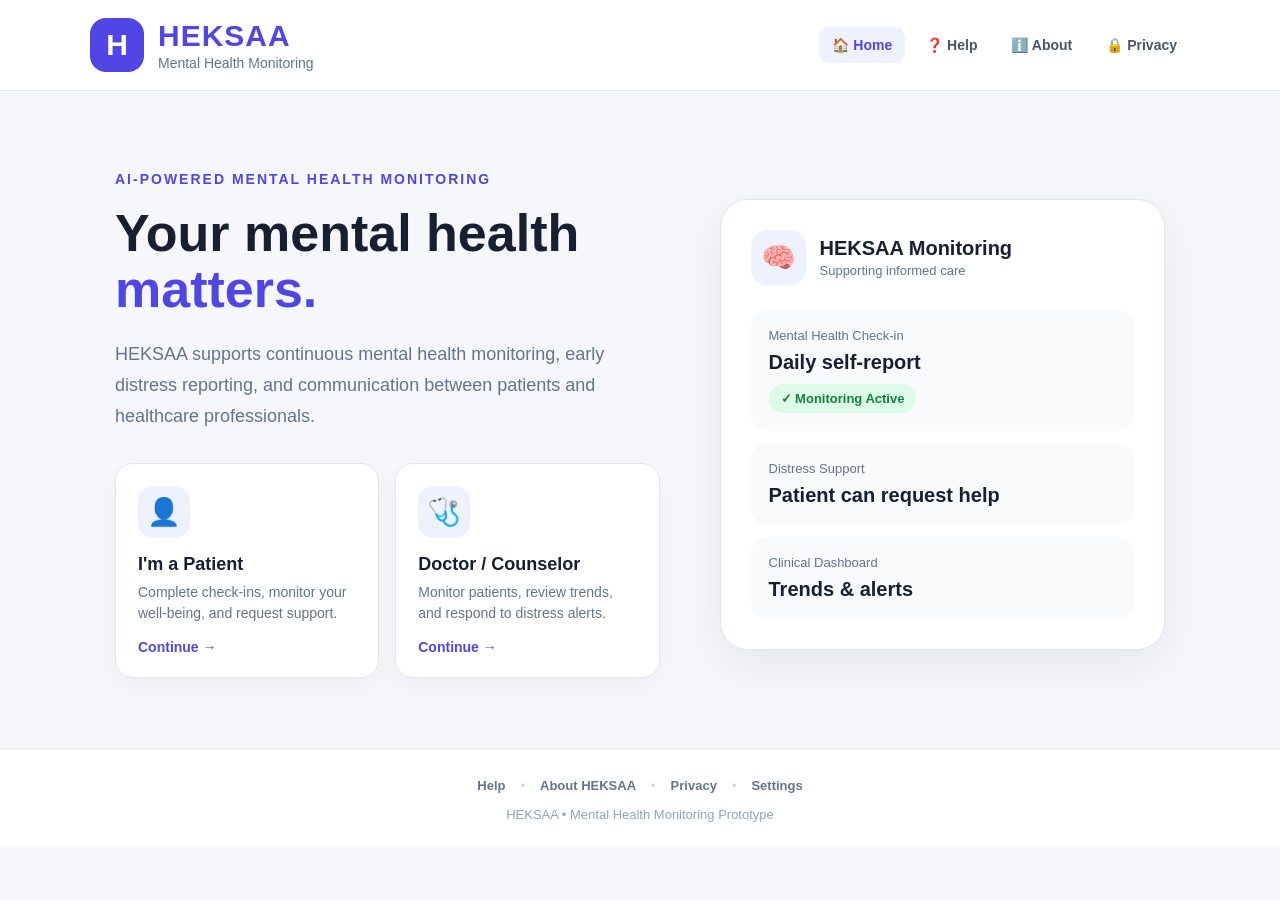
<file: index.html>
<!DOCTYPE html>
<html lang="en">

<head>
    <meta charset="UTF-8">
    <meta name="viewport" content="width=device-width, initial-scale=1.0">

    <title>HEKSAA - Mental Health Monitoring</title>

    <style>

        * {
            box-sizing: border-box;
            margin: 0;
            padding: 0;
        }

        body {
            font-family: Arial, sans-serif;
            background: #f6f7fb;
            color: #172033;
            min-height: 100vh;
        }

        /* =========================
           HEADER
        ========================= */

        .home-header {
            background: #ffffff;
            border-bottom: 1px solid #e5e7eb;
            padding: 18px 6%;
        }

        .home-header-inner {
            max-width: 1100px;
            margin: auto;

            display: flex;
            align-items: center;
            justify-content: space-between;
            gap: 25px;
        }

        .brand {
            display: flex;
            align-items: center;
            gap: 14px;
        }

        .brand-icon {
            width: 54px;
            height: 54px;

            border-radius: 16px;

            background: #4f46e5;
            color: white;

            display: flex;
            align-items: center;
            justify-content: center;

            font-size: 30px;
            font-weight: 700;
        }

        .brand-text h1 {
            color: #4f46e5;
            font-size: 30px;
            letter-spacing: 1px;
        }

        .brand-text p {
            color: #64748b;
            font-size: 14px;
            margin-top: 2px;
        }

        /* =========================
           GLOBAL RESOURCE NAV
        ========================= */

        .global-resource-nav {
            display: flex;
            align-items: center;
            gap: 8px;
        }

        .global-resource-nav a {
            text-decoration: none;
            color: #475569;

            font-size: 14px;
            font-weight: 600;

            padding: 10px 13px;
            border-radius: 10px;

            transition: 0.2s ease;
        }

        .global-resource-nav a:hover {
            background: #eef2ff;
            color: #4f46e5;
        }

        .global-resource-nav .active {
            background: #eef2ff;
            color: #4f46e5;
        }

        /* =========================
           HERO
        ========================= */

        .hero {
            max-width: 1100px;
            margin: auto;
            padding: 80px 25px 70px;

            display: grid;
            grid-template-columns: 1.1fr 0.9fr;
            align-items: center;
            gap: 60px;
        }

        .hero-label {
            color: #4f46e5;
            font-size: 14px;
            font-weight: 700;
            letter-spacing: 2px;
            text-transform: uppercase;
            margin-bottom: 18px;
        }

        .hero h2 {
            font-size: 52px;
            line-height: 1.08;
            margin-bottom: 22px;
        }

        .hero h2 span {
            color: #4f46e5;
        }

        .hero-description {
            color: #64748b;
            font-size: 18px;
            line-height: 1.7;
            max-width: 650px;
            margin-bottom: 32px;
        }

        /* =========================
           ROLE CARDS
        ========================= */

        .role-selection {
            display: grid;
            grid-template-columns: repeat(2, 1fr);
            gap: 16px;
        }

        .role-card {
            background: #ffffff;
            border: 1px solid #e1e5ed;
            border-radius: 18px;
            padding: 22px;

            text-decoration: none;
            color: #172033;

            transition: 0.2s;

            box-shadow: 0 8px 25px rgba(15, 23, 42, 0.04);
        }

        .role-card:hover {
            border-color: #4f46e5;
            transform: translateY(-3px);
            box-shadow: 0 14px 30px rgba(79, 70, 229, 0.10);
        }

        .role-icon {
            width: 52px;
            height: 52px;

            border-radius: 15px;

            background: #eef2ff;

            display: flex;
            align-items: center;
            justify-content: center;

            font-size: 27px;

            margin-bottom: 16px;
        }

        .role-card h3 {
            font-size: 18px;
            margin-bottom: 7px;
        }

        .role-card p {
            color: #64748b;
            font-size: 14px;
            line-height: 1.5;
        }

        .role-arrow {
            display: block;
            color: #4f46e5;
            font-size: 14px;
            font-weight: 700;
            margin-top: 15px;
        }

        /* =========================
           VISUAL CARD
        ========================= */

        .hero-visual {
            background: #ffffff;
            border: 1px solid #e1e5ed;
            border-radius: 28px;
            padding: 30px;

            box-shadow: 0 15px 45px rgba(15, 23, 42, 0.07);
        }

        .visual-top {
            display: flex;
            align-items: center;
            gap: 14px;
            margin-bottom: 25px;
        }

        .visual-icon {
            width: 55px;
            height: 55px;
            border-radius: 16px;
            background: #eef2ff;

            display: flex;
            align-items: center;
            justify-content: center;

            font-size: 28px;
        }

        .visual-top h3 {
            font-size: 20px;
        }

        .visual-top p {
            color: #64748b;
            font-size: 13px;
            margin-top: 3px;
        }

        .monitor-card {
            background: #f8fafc;
            border-radius: 16px;
            padding: 18px;
            margin-top: 12px;
        }

        .monitor-label {
            color: #64748b;
            font-size: 13px;
            margin-bottom: 8px;
        }

        .monitor-value {
            font-size: 20px;
            font-weight: 700;
        }

        .status-pill {
            display: inline-block;
            margin-top: 10px;
            padding: 7px 12px;
            border-radius: 20px;

            background: #dcfce7;
            color: #15803d;

            font-size: 13px;
            font-weight: 700;
        }

        /* =========================
           FOOTER
        ========================= */

        .home-footer {
            text-align: center;
            padding: 25px 20px;
            color: #94a3b8;
            font-size: 13px;

            border-top: 1px solid #e5e7eb;
            background: #ffffff;
        }

        .home-footer-links {
            display: flex;
            justify-content: center;
            align-items: center;
            flex-wrap: wrap;
            gap: 8px;

            margin-bottom: 10px;
        }

        .home-footer-links a {
            color: #64748b;
            text-decoration: none;
            font-weight: 600;
            padding: 4px 7px;
            border-radius: 7px;

            transition: 0.2s ease;
        }

        .home-footer-links a:hover {
            color: #4f46e5;
            background: #eef2ff;
        }

        .footer-divider {
            color: #cbd5e1;
        }

        /* =========================
           MOBILE
        ========================= */

        @media (max-width: 800px) {

            .home-header-inner {
                flex-direction: column;
                align-items: flex-start;
            }

            .global-resource-nav {
                width: 100%;
                justify-content: flex-start;
                flex-wrap: wrap;
            }

            .hero {
                grid-template-columns: 1fr;
                padding-top: 55px;
                gap: 35px;
            }

            .hero h2 {
                font-size: 42px;
            }

            .hero-visual {
                max-width: 600px;
            }
        }

        @media (max-width: 600px) {

            .home-header {
                padding: 18px 20px;
            }

            .brand-icon {
                width: 48px;
                height: 48px;
                font-size: 27px;
            }

            .brand-text h1 {
                font-size: 25px;
            }

            .brand-text p {
                font-size: 12px;
            }

            .global-resource-nav {
                gap: 4px;
            }

            .global-resource-nav a {
                font-size: 13px;
                padding: 8px 10px;
            }

            .hero {
                padding: 45px 18px 40px;
            }

            .hero h2 {
                font-size: 36px;
            }

            .hero-description {
                font-size: 16px;
            }

            .role-selection {
                grid-template-columns: 1fr;
            }

            .hero-visual {
                padding: 22px;
            }

            .home-footer {
                padding: 22px 15px;
            }

            .home-footer-links {
                gap: 4px;
            }

        }

    </style>

</head>

<body>

    <!-- =========================
         HEADER
    ========================= -->

    <header class="home-header">

        <div class="home-header-inner">

            <div class="brand">

                <div class="brand-icon">
                    H
                </div>

                <div class="brand-text">

                    <h1>HEKSAA</h1>

                    <p>
                        Mental Health Monitoring
                    </p>

                </div>

            </div>


            <!-- GLOBAL RESOURCE LINKS -->

            <nav class="global-resource-nav" aria-label="Global resources">

                <a href="index.html" class="active">
                    🏠 Home
                </a>

                <a href="help.html">
                    ❓ Help
                </a>

                <a href="about.html">
                    ℹ️ About
                </a>

                <a href="privacy.html">
                    🔒 Privacy
                </a>

            </nav>

        </div>

    </header>


    <!-- =========================
         MAIN
    ========================= -->

    <main>

        <section class="hero">

            <div>

                <div class="hero-label">
                    AI-Powered Mental Health Monitoring
                </div>

                <h2>
                    Your mental health
                    <span>matters.</span>
                </h2>

                <p class="hero-description">
                    HEKSAA supports continuous mental health
                    monitoring, early distress reporting, and
                    communication between patients and
                    healthcare professionals.
                </p>


                <!-- ROLE SELECTION -->

                <div class="role-selection">

                    <a
                        href="patient-login.html"
                        class="role-card"
                    >

                        <div class="role-icon">
                            👤
                        </div>

                        <h3>
                            I'm a Patient
                        </h3>

                        <p>
                            Complete check-ins, monitor your
                            well-being, and request support.
                        </p>

                        <span class="role-arrow">
                            Continue →
                        </span>

                    </a>


                    <a
                        href="doctor-login.html"
                        class="role-card"
                    >

                        <div class="role-icon">
                            🩺
                        </div>

                        <h3>
                            Doctor / Counselor
                        </h3>

                        <p>
                            Monitor patients, review trends,
                            and respond to distress alerts.
                        </p>

                        <span class="role-arrow">
                            Continue →
                        </span>

                    </a>

                </div>

            </div>


            <!-- HERO VISUAL -->

            <div class="hero-visual">

                <div class="visual-top">

                    <div class="visual-icon">
                        🧠
                    </div>

                    <div>

                        <h3>
                            HEKSAA Monitoring
                        </h3>

                        <p>
                            Supporting informed care
                        </p>

                    </div>

                </div>


                <div class="monitor-card">

                    <div class="monitor-label">
                        Mental Health Check-in
                    </div>

                    <div class="monitor-value">
                        Daily self-report
                    </div>

                    <div class="status-pill">
                        ✓ Monitoring Active
                    </div>

                </div>


                <div class="monitor-card">

                    <div class="monitor-label">
                        Distress Support
                    </div>

                    <div class="monitor-value">
                        Patient can request help
                    </div>

                </div>


                <div class="monitor-card">

                    <div class="monitor-label">
                        Clinical Dashboard
                    </div>

                    <div class="monitor-value">
                        Trends & alerts
                    </div>

                </div>

            </div>

        </section>

    </main>


    <!-- =========================
         FOOTER
    ========================= -->

    <footer class="home-footer">

        <div class="home-footer-links">

            <a href="help.html">
                Help
            </a>

            <span class="footer-divider">•</span>

            <a href="about.html">
                About HEKSAA
            </a>

            <span class="footer-divider">•</span>

            <a href="privacy.html">
                Privacy
            </a>

            <span class="footer-divider">•</span>

            <a href="patient-settings.html">
                Settings
            </a>

        </div>

        <p>
            HEKSAA • Mental Health Monitoring Prototype
        </p>

    </footer>

</body>

</html>
</file>
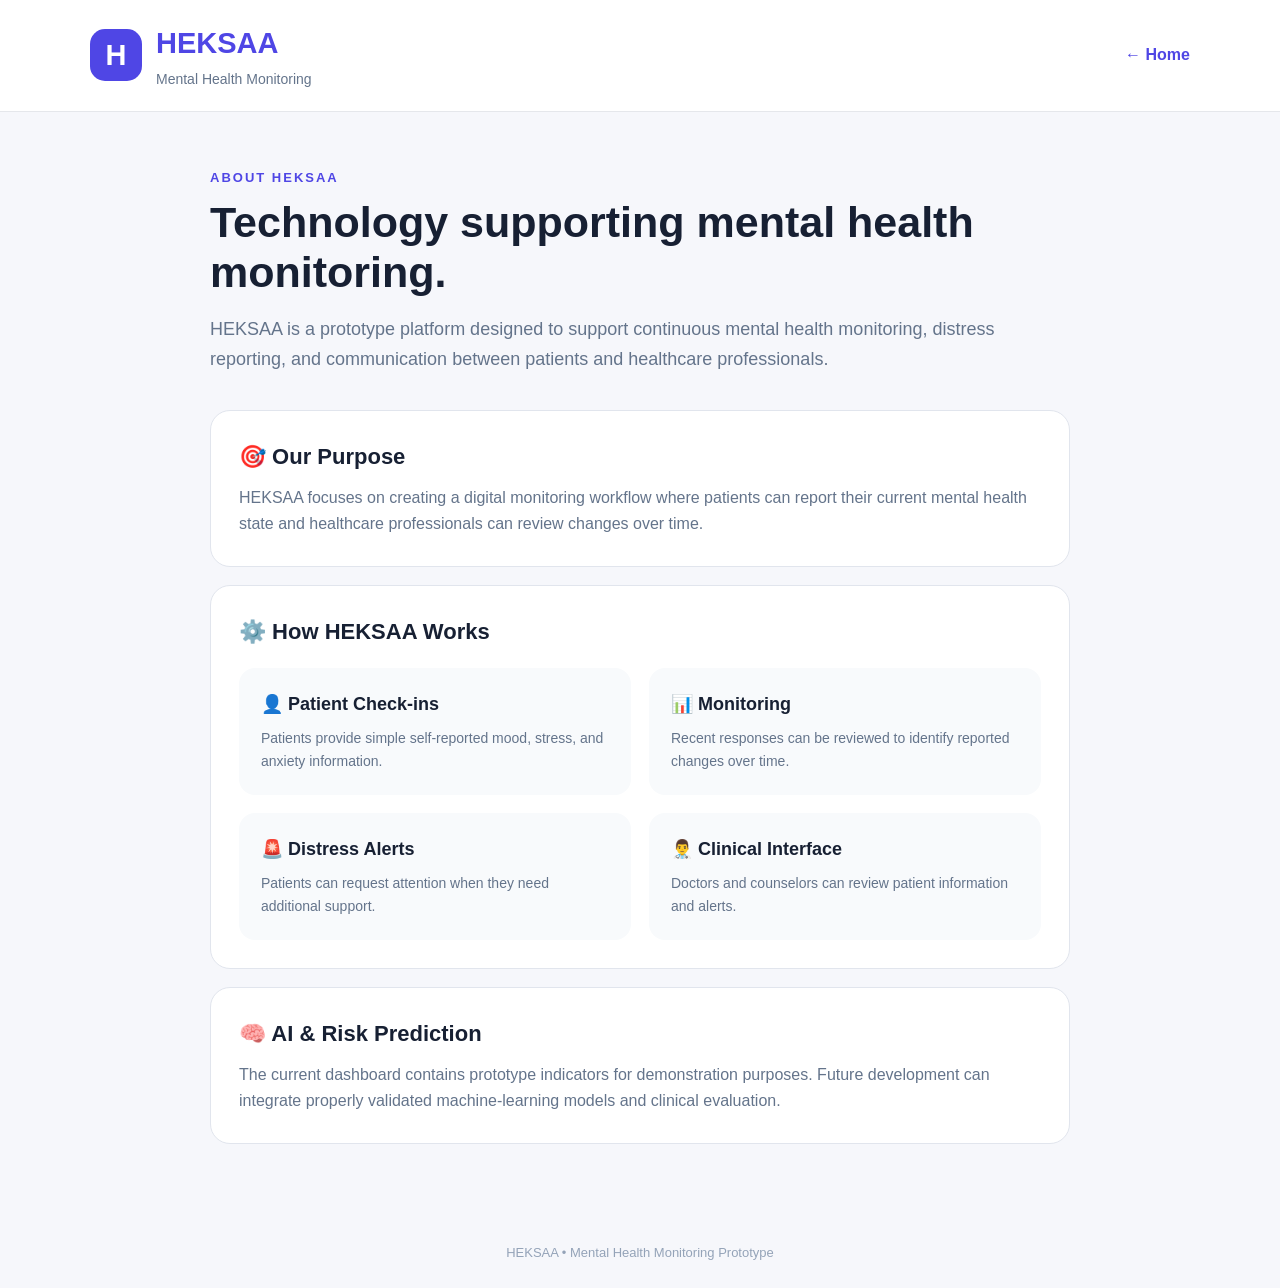
<file: about.html>
<!DOCTYPE html>
<html lang="en">

<head>
    <meta charset="UTF-8">
    <meta name="viewport" content="width=device-width, initial-scale=1.0">

    <title>About HEKSAA</title>

    <style>
        * {
            box-sizing: border-box;
            margin: 0;
            padding: 0;
        }

        body {
            font-family: Arial, sans-serif;
            background: #f6f7fb;
            color: #172033;
            line-height: 1.65;
        }

        header {
            background: white;
            border-bottom: 1px solid #e5e7eb;
            padding: 20px 6%;
        }

        .header-inner {
            max-width: 1100px;
            margin: auto;
            display: flex;
            justify-content: space-between;
            align-items: center;
        }

        .brand {
            display: flex;
            gap: 14px;
            align-items: center;
        }

        .brand-icon {
            width: 52px;
            height: 52px;
            border-radius: 15px;
            background: #4f46e5;
            color: white;
            display: flex;
            justify-content: center;
            align-items: center;
            font-size: 29px;
            font-weight: bold;
        }

        .brand h1 {
            color: #4f46e5;
            font-size: 29px;
        }

        .brand p {
            color: #64748b;
            font-size: 14px;
        }

        .back {
            text-decoration: none;
            color: #4f46e5;
            font-weight: 600;
        }

        main {
            max-width: 900px;
            margin: auto;
            padding: 55px 20px;
        }

        .label {
            color: #4f46e5;
            font-size: 13px;
            font-weight: bold;
            letter-spacing: 2px;
            text-transform: uppercase;
        }

        h2 {
            font-size: 43px;
            margin: 10px 0 18px;
            line-height: 1.15;
        }

        .intro {
            color: #64748b;
            font-size: 18px;
            margin-bottom: 35px;
        }

        .card {
            background: white;
            border: 1px solid #e1e5ed;
            border-radius: 20px;
            padding: 28px;
            margin-bottom: 18px;
        }

        .card h3 {
            font-size: 22px;
            margin-bottom: 10px;
        }

        .card p {
            color: #64748b;
        }

        .feature-grid {
            display: grid;
            grid-template-columns: repeat(2, 1fr);
            gap: 18px;
            margin-top: 18px;
        }

        .feature {
            background: #f8fafc;
            border-radius: 16px;
            padding: 22px;
        }

        .feature h3 {
            font-size: 18px;
            margin-bottom: 7px;
        }

        .feature p {
            color: #64748b;
            font-size: 14px;
        }

        footer {
            text-align: center;
            color: #94a3b8;
            padding: 25px;
            font-size: 13px;
        }

        @media (max-width: 600px) {

            header {
                padding: 17px 20px;
            }

            .brand-icon {
                width: 47px;
                height: 47px;
            }

            .brand h1 {
                font-size: 25px;
            }

            .brand p {
                font-size: 12px;
            }

            main {
                padding: 40px 18px;
            }

            h2 {
                font-size: 35px;
            }

            .intro {
                font-size: 16px;
            }

            .feature-grid {
                grid-template-columns: 1fr;
            }
        }
    </style>
</head>

<body>

<header>

    <div class="header-inner">

        <div class="brand">

            <div class="brand-icon">H</div>

            <div>
                <h1>HEKSAA</h1>
                <p>Mental Health Monitoring</p>
            </div>

        </div>

        <a href="index.html" class="back">
            ← Home
        </a>

    </div>

</header>


<main>

    <div class="label">
        About HEKSAA
    </div>

    <h2>
        Technology supporting
        mental health monitoring.
    </h2>

    <p class="intro">
        HEKSAA is a prototype platform designed to support
        continuous mental health monitoring, distress
        reporting, and communication between patients and
        healthcare professionals.
    </p>


    <section class="card">

        <h3>🎯 Our Purpose</h3>

        <p>
            HEKSAA focuses on creating a digital monitoring
            workflow where patients can report their current
            mental health state and healthcare professionals
            can review changes over time.
        </p>

    </section>


    <section class="card">

        <h3>⚙️ How HEKSAA Works</h3>

        <div class="feature-grid">

            <div class="feature">
                <h3>👤 Patient Check-ins</h3>
                <p>
                    Patients provide simple self-reported
                    mood, stress, and anxiety information.
                </p>
            </div>

            <div class="feature">
                <h3>📊 Monitoring</h3>
                <p>
                    Recent responses can be reviewed to
                    identify reported changes over time.
                </p>
            </div>

            <div class="feature">
                <h3>🚨 Distress Alerts</h3>
                <p>
                    Patients can request attention when
                    they need additional support.
                </p>
            </div>

            <div class="feature">
                <h3>👨‍⚕️ Clinical Interface</h3>
                <p>
                    Doctors and counselors can review
                    patient information and alerts.
                </p>
            </div>

        </div>

    </section>


    <section class="card">

        <h3>🧠 AI & Risk Prediction</h3>

        <p>
            The current dashboard contains prototype
            indicators for demonstration purposes. Future
            development can integrate properly validated
            machine-learning models and clinical evaluation.
        </p>

    </section>

</main>


<footer>
    HEKSAA • Mental Health Monitoring Prototype
</footer>

</body>
</html>
</file>
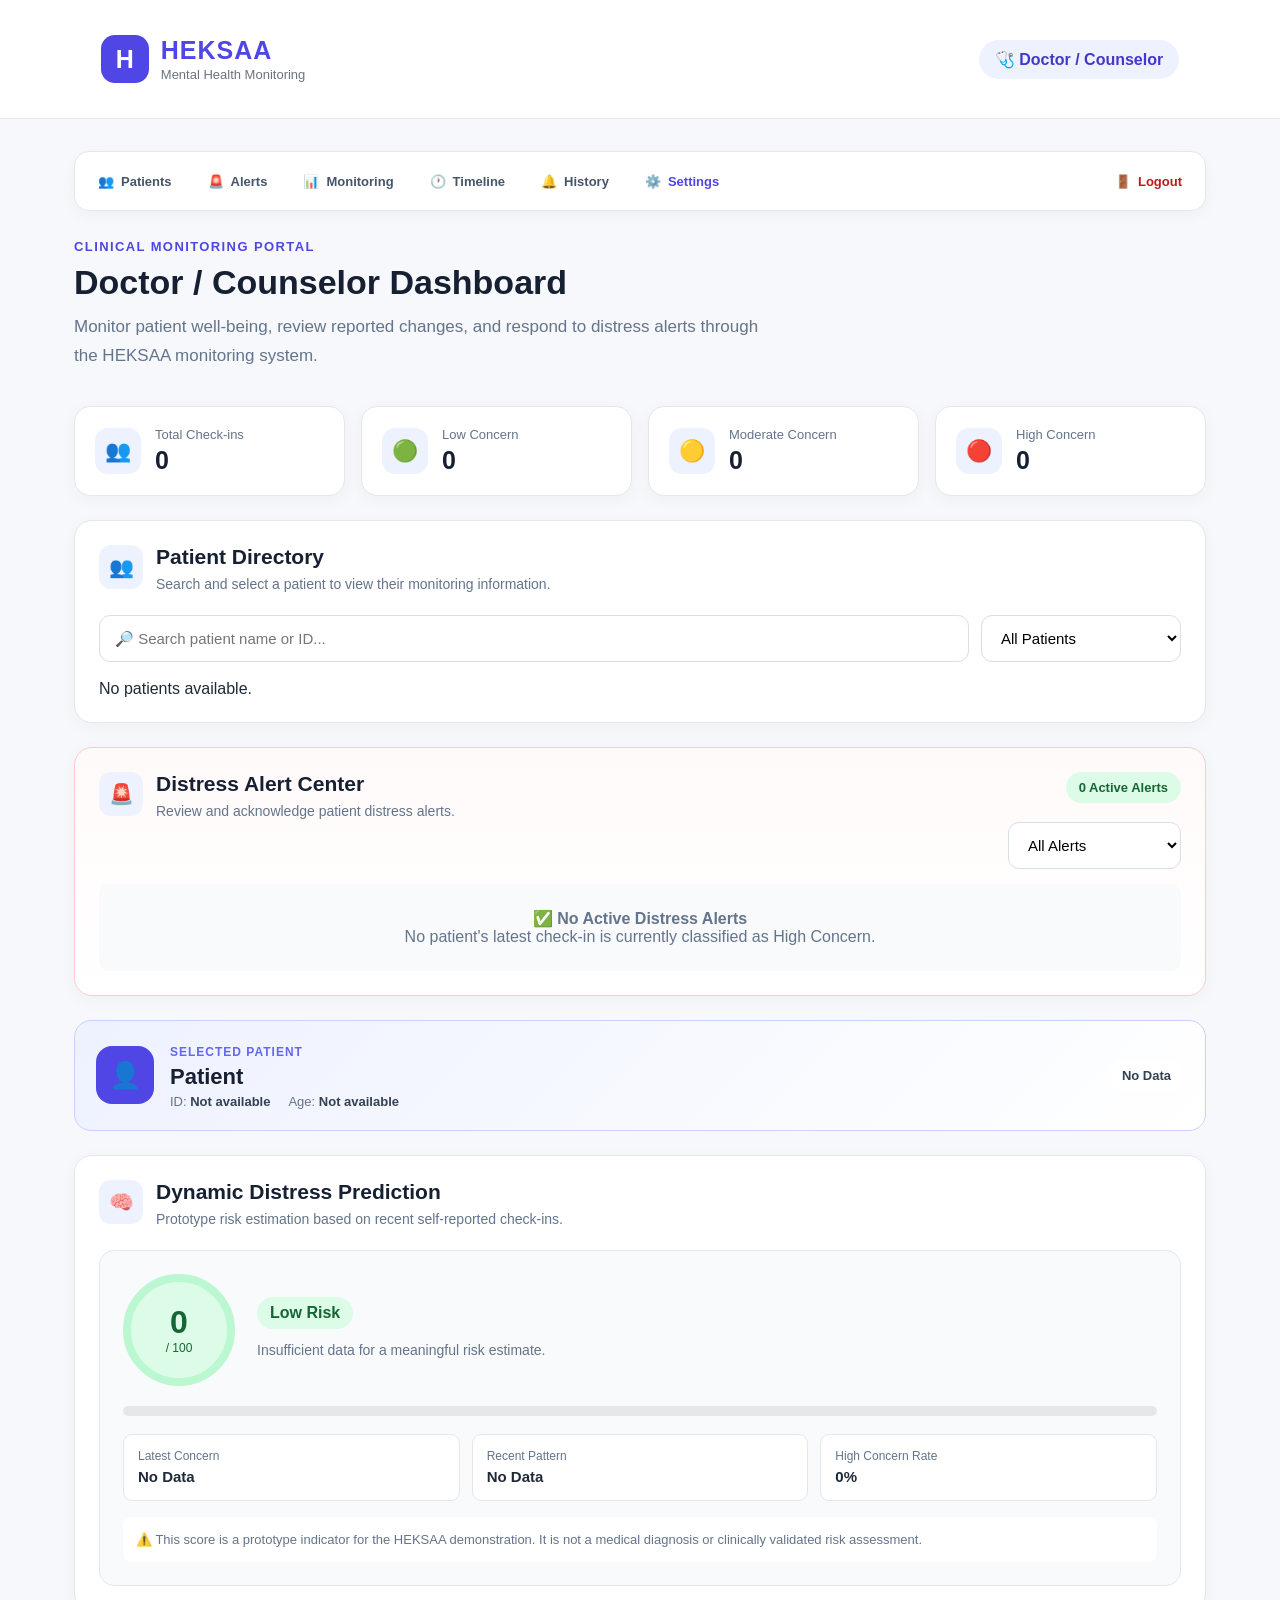
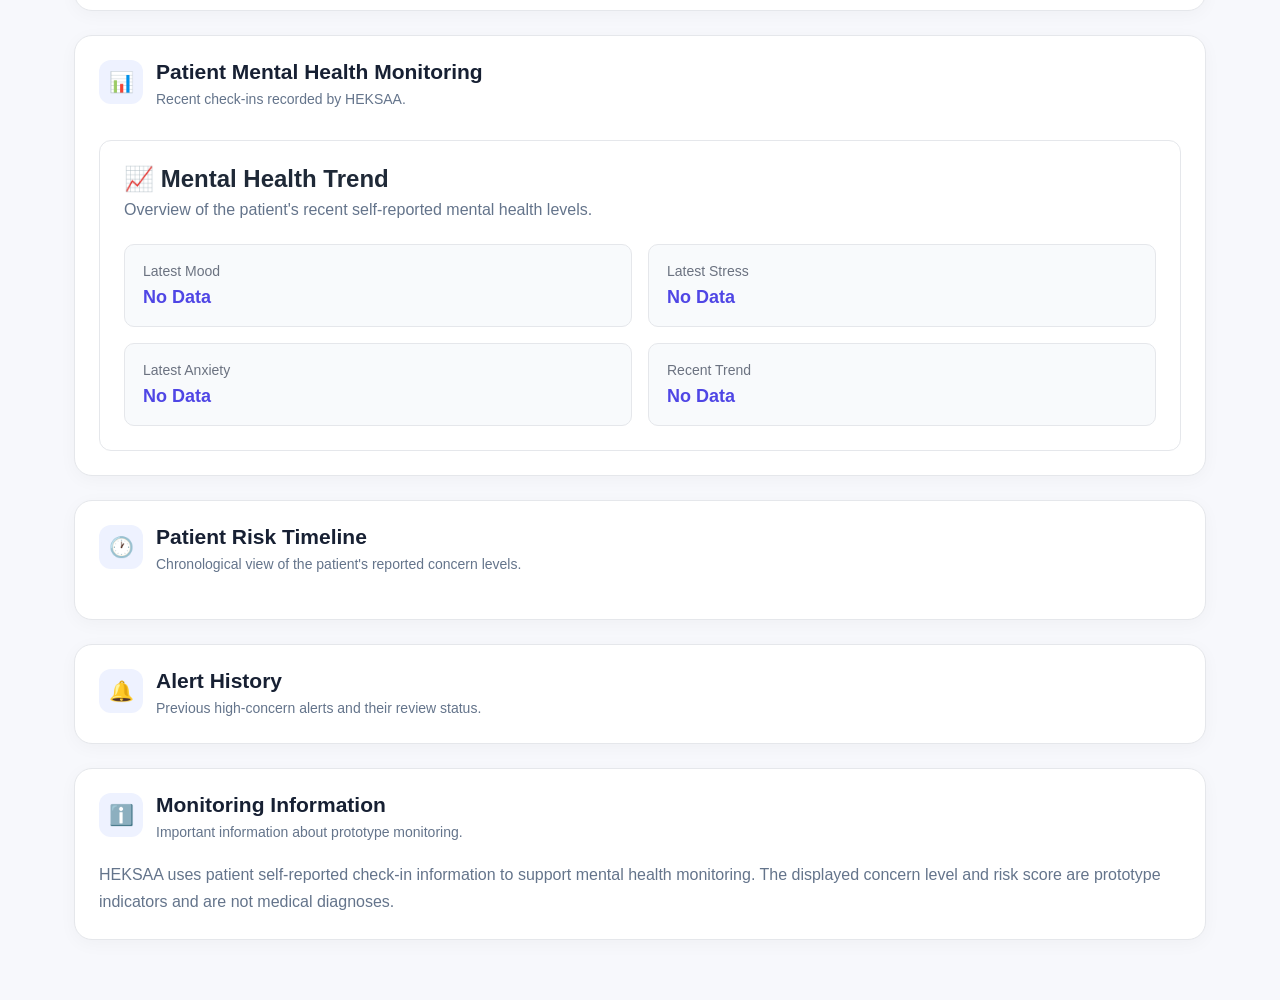
<file: doctor-dashboard.html>
<!DOCTYPE html>
<html lang="en">

<head>

    <meta charset="UTF-8">

    <meta
        name="viewport"
        content="width=device-width, initial-scale=1.0"
    >

    <title>Doctor Dashboard - HEKSAA</title>

    <link
        rel="stylesheet"
        href="style.css?v=4"
    >

    <style>

        /* =====================================================
           DOCTOR DASHBOARD PAGE
        ===================================================== */

        .doctor-page {
            background: #f7f8fc;
            min-height: 100vh;
        }


        /* =====================================================
           HEADER
        ===================================================== */

        .doctor-header {
            background: #ffffff;

            border-bottom: 1px solid #e5e7eb;

            position: sticky;
            top: 0;

            z-index: 1000;
        }

        .doctor-header-inner {
            max-width: 1180px;

            margin: auto;

            padding: 15px 24px;

            display: flex;

            align-items: center;

            justify-content: space-between;

            gap: 20px;
        }

        .doctor-brand {
            display: flex;

            align-items: center;

            gap: 12px;

            min-width: 0;
        }

        .doctor-brand-icon {
            width: 48px;
            height: 48px;

            display: flex;

            align-items: center;
            justify-content: center;

            background: #4f46e5;

            color: #ffffff;

            border-radius: 14px;

            font-size: 25px;

            font-weight: 700;

            flex-shrink: 0;
        }

        .doctor-brand h1 {
            margin: 0;

            font-size: 25px;

            color: #4f46e5;
        }

        .doctor-brand span {
            display: block;

            margin-top: 2px;

            color: #6b7280;

            font-size: 13px;
        }

        .doctor-role {
            padding: 10px 16px;

            border-radius: 30px;

            background: #eef2ff;

            color: #4338ca;

            font-weight: 600;

            white-space: nowrap;
        }


        /* =====================================================
           MAIN CONTAINER
        ===================================================== */

        .doctor-main {
            max-width: 1180px;

            margin: auto;

            padding: 32px 24px 60px;
        }


        /* =====================================================
           QUICK NAVIGATION
        ===================================================== */

        .doctor-quick-nav {
            display: flex;

            align-items: center;

            gap: 8px;

            margin-bottom: 26px;

            padding: 9px;

            background: #ffffff;

            border: 1px solid #e5e7eb;

            border-radius: 15px;

            box-shadow:
                0 4px 15px
                rgba(15, 23, 42, 0.04);

            position: sticky;

            top: 82px;

            z-index: 900;
        }

        .doctor-quick-nav a {
            display: flex;

            align-items: center;

            justify-content: center;

            gap: 7px;

            min-height: 40px;

            padding: 9px 14px;

            border-radius: 9px;

            color: #475569;

            text-decoration: none;

            font-size: 13px;

            font-weight: 600;

            transition:
                background 0.2s ease,
                color 0.2s ease,
                transform 0.15s ease;
        }

        .doctor-quick-nav a:hover {
            background: #eef2ff;

            color: #4f46e5;
        }

        .doctor-quick-nav a:active {
            transform: scale(0.97);
        }

        /* SETTINGS */

        .doctor-quick-nav .settings-link {
            color: #4f46e5;
        }

        .doctor-quick-nav .settings-link:hover {
            background: #eef2ff;

            color: #3730a3;
        }

        /* LOGOUT */

        .doctor-quick-nav .logout-link {
            margin-left: auto;

            color: #b91c1c;
        }

        .doctor-quick-nav .logout-link:hover {
            background: #fee2e2;

            color: #991b1b;
        }


        /* =====================================================
           HERO
        ===================================================== */

        .doctor-hero {
            margin-bottom: 28px;
        }

        .doctor-hero-label {
            display: inline-block;

            margin-bottom: 8px;

            color: #4f46e5;

            font-size: 13px;

            font-weight: 700;

            letter-spacing: 1.4px;
        }

        .doctor-hero h2 {
            margin: 0;

            font-size: 34px;

            line-height: 1.2;

            color: #172033;
        }

        .doctor-hero p {
            max-width: 700px;

            margin: 10px 0 0;

            color: #64748b;

            font-size: 17px;

            line-height: 1.7;
        }


        /* =====================================================
           SUMMARY
        ===================================================== */

        .doctor-summary {
            display: grid;

            grid-template-columns:
                repeat(4, minmax(0, 1fr));

            gap: 16px;

            margin-bottom: 24px;
        }

        .summary-card {
            display: flex;

            align-items: center;

            gap: 14px;

            padding: 20px;

            background: #ffffff;

            border: 1px solid #e5e7eb;

            border-radius: 16px;

            box-shadow:
                0 4px 18px
                rgba(15, 23, 42, 0.04);

            transition:
                transform 0.2s ease,
                box-shadow 0.2s ease;
        }

        .summary-card:hover {
            transform: translateY(-2px);

            box-shadow:
                0 8px 22px
                rgba(15, 23, 42, 0.07);
        }

        .summary-icon {
            width: 46px;
            height: 46px;

            display: flex;

            align-items: center;
            justify-content: center;

            background: #eef2ff;

            border-radius: 13px;

            font-size: 21px;

            flex-shrink: 0;
        }

        .summary-card p {
            margin: 0 0 4px;

            color: #64748b;

            font-size: 13px;
        }

        .summary-card strong {
            font-size: 25px;

            color: #172033;
        }


        /* =====================================================
           COMMON SECTION
        ===================================================== */

        .doctor-section {
            margin-top: 24px;

            padding: 24px;

            background: #ffffff;

            border: 1px solid #e5e7eb;

            border-radius: 18px;

            box-shadow:
                0 4px 18px
                rgba(15, 23, 42, 0.035);

            scroll-margin-top: 120px;
        }

        .doctor-section-header {
            display: flex;

            align-items: flex-start;

            justify-content: space-between;

            gap: 20px;

            margin-bottom: 20px;
        }

        .doctor-section-title {
            display: flex;

            align-items: flex-start;

            gap: 13px;
        }

        .doctor-section-icon {
            width: 44px;
            height: 44px;

            display: flex;

            align-items: center;
            justify-content: center;

            background: #eef2ff;

            border-radius: 12px;

            font-size: 20px;

            flex-shrink: 0;
        }

        .doctor-section-title h3 {
            margin: 0;

            color: #172033;

            font-size: 21px;
        }

        .doctor-section-title p {
            margin: 5px 0 0;

            color: #64748b;

            font-size: 14px;

            line-height: 1.5;
        }


        /* =====================================================
           PATIENT DIRECTORY
        ===================================================== */

        .patient-directory-tools {
            display: flex;

            gap: 12px;

            margin-bottom: 18px;
        }

        .patient-search {
            flex: 1;

            min-width: 0;

            padding: 13px 15px;

            border: 1px solid #d9dee8;

            border-radius: 11px;

            background: #ffffff;

            font-size: 15px;

            outline: none;
        }

        .patient-search:focus {
            border-color: #4f46e5;

            box-shadow:
                0 0 0 3px
                rgba(79, 70, 229, 0.1);
        }

        .patient-filter,
        .alert-filter {
            min-width: 150px;

            padding: 13px 15px;

            border: 1px solid #d9dee8;

            border-radius: 11px;

            background: #ffffff;

            font-size: 15px;

            outline: none;

            cursor: pointer;
        }

        .patient-filter:focus,
        .alert-filter:focus {
            border-color: #4f46e5;
        }

        .patient-list {
            display: grid;

            grid-template-columns:
                repeat(2, minmax(0, 1fr));

            gap: 14px;
        }

        .patient-card {
            display: flex;

            align-items: center;

            gap: 14px;

            padding: 17px;

            background: #f8fafc;

            border: 1px solid #e5e7eb;

            border-radius: 14px;

            cursor: pointer;

            transition:
                transform 0.18s ease,
                border-color 0.18s ease,
                box-shadow 0.18s ease;
        }

        .patient-card:hover {
            transform: translateY(-2px);

            border-color: #c7d2fe;

            box-shadow:
                0 7px 20px
                rgba(15, 23, 42, 0.07);
        }

        .patient-card.active {
            background: #eef2ff;

            border: 2px solid #4f46e5;

            box-shadow:
                0 5px 18px
                rgba(79, 70, 229, 0.12);
        }

        .patient-list-avatar {
            width: 48px;
            height: 48px;

            display: flex;

            align-items: center;
            justify-content: center;

            background: #e0e7ff;

            border-radius: 50%;

            font-size: 22px;

            flex-shrink: 0;
        }

        .patient-card-info {
            flex: 1;

            min-width: 0;
        }

        .patient-card-info strong {
            display: block;

            color: #172033;

            font-size: 16px;
        }

        .patient-card-info span {
            display: block;

            margin-top: 4px;

            color: #64748b;

            font-size: 13px;
        }

        .patient-card-status {
            padding: 6px 10px;

            border-radius: 20px;

            font-size: 12px;

            font-weight: 600;

            white-space: nowrap;
        }

        .patient-card-status.status-low {
            background: #dcfce7;

            color: #166534;
        }

        .patient-card-status.status-moderate {
            background: #fef3c7;

            color: #92400e;
        }

        .patient-card-status.status-high {
            background: #fee2e2;

            color: #991b1b;
        }


        /* =====================================================
           NO PATIENTS FOUND
        ===================================================== */

        .patient-no-results {
            grid-column: 1 / -1;

            padding: 35px 20px;

            text-align: center;

            background: #f8fafc;

            border: 1px dashed #d1d5db;

            border-radius: 13px;

            color: #64748b;
        }

        .patient-no-results-icon {
            font-size: 32px;

            margin-bottom: 10px;
        }

        .patient-no-results strong {
            display: block;

            margin-bottom: 5px;

            color: #334155;

            font-size: 16px;
        }


        /* =====================================================
           ALERT CENTER
        ===================================================== */

        .distress-alert-center {
            border-color: #fecaca;

            background:
                linear-gradient(
                    180deg,
                    #fffafa 0%,
                    #ffffff 100%
                );
        }

        .alert-center-header {
            display: flex;

            justify-content: space-between;

            gap: 15px;
        }

        .active-alert-count {
            height: fit-content;

            padding: 8px 13px;

            border-radius: 30px;

            background: #dcfce7;

            color: #166534;

            font-size: 13px;

            font-weight: 700;

            white-space: nowrap;
        }

        .active-alert-count.has-alerts {
            background: #fee2e2;

            color: #991b1b;
        }

        .alert-controls {
            display: flex;

            justify-content: flex-end;

            margin-bottom: 8px;
        }

        .alert-item {
            margin-top: 15px;

            padding: 17px;

            background: #fff5f5;

            border: 1px solid #fecaca;

            border-radius: 13px;
        }

        .alert-item.acknowledged {
            background: #f8fafc;

            border-color: #d1d5db;
        }

        .alert-main {
            display: flex;

            align-items: center;

            gap: 14px;
        }

        .alert-icon {
            width: 44px;
            height: 44px;

            display: flex;

            align-items: center;
            justify-content: center;

            background: #fee2e2;

            border-radius: 50%;

            flex-shrink: 0;
        }

        .alert-details {
            flex: 1;

            min-width: 0;
        }

        .alert-details strong {
            display: block;

            color: #172033;
        }

        .alert-details span {
            display: block;

            margin-top: 4px;

            font-size: 13px;
        }

        .alert-time {
            color: #64748b !important;

            font-size: 12px !important;
        }

        .alert-status {
            display: inline-block !important;

            width: fit-content;

            padding: 5px 9px;

            border-radius: 20px;

            font-size: 11px !important;

            font-weight: 600;
        }

        .alert-status.pending {
            background: #fee2e2;

            color: #991b1b;
        }

        .alert-status.reviewed {
            background: #dcfce7;

            color: #166534;
        }

        .alert-actions {
            display: flex;

            flex-wrap: wrap;

            gap: 8px;

            margin-top: 14px;

            padding-left: 58px;
        }

        .alert-actions button {
            border: 0;

            padding: 9px 13px;

            border-radius: 8px;

            font-weight: 600;

            cursor: pointer;
        }

        .alert-view-button {
            background: #4f46e5;

            color: #ffffff;
        }

        .alert-details-button {
            background: #e5e7eb;

            color: #1f2937;
        }

        .alert-acknowledge-button {
            background: #16a34a;

            color: #ffffff;
        }

        .alert-acknowledge-button:disabled {
            background: #9ca3af;

            cursor: default;
        }

        .alert-details-panel {
            display: none;

            margin-top: 14px;

            margin-left: 58px;

            padding: 15px;

            background: #ffffff;

            border: 1px solid #e5e7eb;

            border-radius: 10px;
        }

        .alert-details-panel.show {
            display: block;
        }

        .alert-data-grid {
            display: grid;

            grid-template-columns:
                repeat(3, 1fr);

            gap: 10px;
        }

        .alert-data-box {
            padding: 11px;

            background: #f8fafc;

            border-radius: 8px;
        }

        .alert-data-box span {
            display: block;

            color: #64748b;

            font-size: 12px;
        }


        /* =====================================================
           SELECTED PATIENT
        ===================================================== */

        .patient-profile-overview {
            display: flex;

            align-items: center;

            gap: 16px;

            margin-top: 24px;

            padding: 21px;

            background:
                linear-gradient(
                    135deg,
                    #eef2ff,
                    #ffffff
                );

            border: 1px solid #c7d2fe;

            border-radius: 17px;

            scroll-margin-top: 120px;
        }

        .patient-avatar {
            width: 58px;
            height: 58px;

            display: flex;

            align-items: center;
            justify-content: center;

            background: #4f46e5;

            color: #ffffff;

            border-radius: 16px;

            font-size: 26px;

            flex-shrink: 0;
        }

        .patient-profile-info {
            flex: 1;
        }

        .profile-label {
            color: #6366f1;

            font-size: 12px;

            font-weight: 700;

            text-transform: uppercase;

            letter-spacing: 1px;
        }

        .patient-profile-info h3 {
            margin: 4px 0;

            color: #172033;

            font-size: 22px;
        }

        .patient-details {
            display: flex;

            gap: 18px;

            color: #64748b;

            font-size: 13px;
        }

        .patient-details strong {
            color: #334155;
        }

        .doctor-status {
            padding: 8px 13px;

            background: #ffffff;

            border-radius: 30px;

            color: #334155;

            font-size: 13px;

            font-weight: 700;

            white-space: nowrap;
        }


        /* =====================================================
           ATTENTION REQUIRED
        ===================================================== */

        .distress-alert {
            margin-top: 20px;

            padding: 19px;

            background: #fff5f5;

            border: 1px solid #fecaca;

            border-radius: 14px;
        }

        .distress-alert h3 {
            margin: 0 0 7px;

            color: #991b1b;
        }

        .distress-alert p {
            margin: 0;

            color: #7f1d1d;

            line-height: 1.6;
        }


        /* =====================================================
           RISK PREDICTION
        ===================================================== */

        .risk-prediction-section {
            scroll-margin-top: 120px;
        }

        .risk-prediction-card {
            margin-top: 20px;

            padding: 23px;

            background: #f8fafc;

            border: 1px solid #e5e7eb;

            border-radius: 15px;
        }

        .risk-score-row {
            display: flex;

            align-items: center;

            gap: 22px;
        }

        .risk-score-circle {
            width: 112px;
            height: 112px;

            display: flex;

            flex-direction: column;

            align-items: center;
            justify-content: center;

            background: #dcfce7;

            color: #166534;

            border: 8px solid #bbf7d0;

            border-radius: 50%;

            flex-shrink: 0;
        }

        .risk-score-circle strong {
            font-size: 32px;
        }

        .risk-score-circle span {
            font-size: 12px;
        }

        .risk-score-info {
            flex: 1;
        }

        .risk-level {
            display: inline-block;

            padding: 7px 13px;

            border-radius: 20px;

            font-weight: 700;
        }

        .risk-low {
            background: #dcfce7;

            color: #166534;
        }

        .risk-moderate {
            background: #fef3c7;

            color: #92400e;
        }

        .risk-high {
            background: #fee2e2;

            color: #991b1b;
        }

        .risk-score-info p {
            margin-top: 10px;

            color: #64748b;

            line-height: 1.6;

            font-size: 14px;
        }

        .risk-meter {
            height: 10px;

            margin-top: 20px;

            background: #e5e7eb;

            border-radius: 20px;

            overflow: hidden;
        }

        .risk-meter-fill {
            height: 100%;

            width: 0%;

            border-radius: 20px;

            transition: 0.4s;
        }

        .risk-factor-grid {
            display: grid;

            grid-template-columns:
                repeat(3, 1fr);

            gap: 12px;

            margin-top: 18px;
        }

        .risk-factor {
            padding: 14px;

            background: #ffffff;

            border: 1px solid #e5e7eb;

            border-radius: 9px;
        }

        .risk-factor span {
            display: block;

            margin-bottom: 5px;

            color: #64748b;

            font-size: 12px;
        }

        .risk-factor strong {
            font-size: 15px;
        }

        .risk-note {
            margin-top: 16px;

            padding: 13px;

            background: #ffffff;

            border-radius: 9px;

            color: #64748b;

            font-size: 13px;

            line-height: 1.5;
        }


        /* =====================================================
           PATIENT MONITORING
        ===================================================== */

        .patient-monitoring {
            scroll-margin-top: 120px;
        }

        .doctor-checkin {
            padding: 22px 0;

            border-bottom: 1px solid #e5e7eb;
        }

        .doctor-checkin:last-child {
            border-bottom: none;
        }

        .doctor-checkin-header {
            display: flex;

            justify-content: space-between;

            align-items: center;

            gap: 15px;
        }

        .doctor-checkin-header h4 {
            font-size: 18px;

            margin-bottom: 6px;
        }

        .doctor-date {
            color: #64748b;

            font-size: 14px;
        }

        .doctor-data {
            margin-top: 20px;

            display: grid;

            grid-template-columns:
                repeat(3, 1fr);

            gap: 15px;
        }

        .doctor-data-item {
            padding: 15px;

            background: #f8fafc;

            border-radius: 10px;
        }

        .doctor-data-item span {
            display: block;

            color: #64748b;

            font-size: 14px;

            margin-bottom: 7px;
        }

        .doctor-data-item strong {
            color: #1f2937;

            font-size: 16px;
        }


        /* =====================================================
           MENTAL HEALTH TREND
        ===================================================== */

        .health-trend {
            margin-top: 30px;

            padding: 24px;

            background: #ffffff;

            border: 1px solid #e5e7eb;

            border-radius: 12px;
        }

        .health-trend h3 {
            margin-bottom: 8px;

            color: #1f2937;
        }

        .section-description {
            color: #64748b;

            margin-bottom: 25px;
        }

        .trend-grid {
            display: grid;

            grid-template-columns:
                repeat(2, 1fr);

            gap: 16px;

            margin-top: 20px;
        }

        .trend-card {
            padding: 18px;

            background: #f8fafc;

            border-radius: 10px;

            border: 1px solid #e5e7eb;
        }

        .trend-card span {
            display: block;

            font-size: 14px;

            color: #6b7280;

            margin-bottom: 8px;
        }

        .trend-card strong {
            display: block;

            font-size: 18px;

            color: #4f46e5;
        }

        .trend-good {
            color: #16a34a !important;
        }

        .trend-warning {
            color: #dc2626 !important;
        }

        .trend-stable {
            color: #d97706 !important;
        }


        /* =====================================================
           RISK TIMELINE
        ===================================================== */

        .risk-timeline-section {
            scroll-margin-top: 120px;
        }

        .risk-timeline {
            margin-top: 20px;
        }

        .timeline-item {
            display: flex;

            gap: 15px;

            position: relative;

            padding-bottom: 22px;
        }

        .timeline-line {
            position: absolute;

            left: 11px;

            top: 25px;

            bottom: 0;

            width: 2px;

            background: #e5e7eb;
        }

        .timeline-dot {
            width: 24px;
            height: 24px;

            display: flex;

            align-items: center;
            justify-content: center;

            border-radius: 50%;

            z-index: 1;

            flex-shrink: 0;
        }

        .timeline-dot.low {
            background: #dcfce7;
        }

        .timeline-dot.moderate {
            background: #fef3c7;
        }

        .timeline-dot.high {
            background: #fee2e2;
        }

        .timeline-content {
            flex: 1;

            padding: 14px 16px;

            background: #f8fafc;

            border: 1px solid #e5e7eb;

            border-radius: 10px;
        }

        .timeline-header {
            display: flex;

            justify-content: space-between;

            gap: 10px;
        }

        .timeline-status {
            padding: 5px 9px;

            border-radius: 20px;

            font-size: 12px;

            font-weight: 600;
        }

        .timeline-status.low {
            background: #dcfce7;

            color: #166534;
        }

        .timeline-status.moderate {
            background: #fef3c7;

            color: #92400e;
        }

        .timeline-status.high {
            background: #fee2e2;

            color: #991b1b;
        }

        .timeline-date {
            color: #64748b;

            font-size: 12px;
        }

        .timeline-data {
            display: grid;

            grid-template-columns:
                repeat(3, 1fr);

            gap: 8px;

            margin-top: 12px;
        }

        .timeline-data div {
            padding: 9px;

            background: #ffffff;

            border-radius: 7px;
        }

        .timeline-data span {
            display: block;

            color: #64748b;

            font-size: 11px;
        }


        /* =====================================================
           ALERT HISTORY
        ===================================================== */

        .alert-history-section {
            scroll-margin-top: 120px;
        }

        .history-alert-item {
            margin-top: 12px;

            padding: 15px;

            border: 1px solid #e5e7eb;

            background: #f8fafc;

            border-radius: 10px;
        }

        .history-alert-header {
            display: flex;

            justify-content: space-between;

            gap: 10px;
        }

        .history-alert-meta {
            margin-top: 5px;

            color: #64748b;

            font-size: 12px;
        }

        .history-alert-data {
            display: flex;

            flex-wrap: wrap;

            gap: 8px;

            margin-top: 10px;
        }

        .history-alert-data span {
            padding: 5px 8px;

            background: #ffffff;

            border-radius: 6px;

            font-size: 12px;
        }

        .history-empty {
            margin-top: 15px;

            padding: 25px;

            text-align: center;

            background: #f8fafc;

            border-radius: 10px;

            color: #64748b;
        }


        /* =====================================================
           INFORMATION
        ===================================================== */

        .doctor-info {
            scroll-margin-top: 120px;
        }

        .doctor-info > p {
            margin-top: 18px;

            color: #64748b;

            line-height: 1.7;
        }


        /* =====================================================
           EMPTY STATE
        ===================================================== */

        .doctor-empty {
            text-align: center;

            padding: 40px 20px;

            color: #64748b;
        }

        .empty-icon {
            font-size: 40px;

            margin-bottom: 15px;
        }

        .doctor-empty h4 {
            color: #1f2937;

            font-size: 18px;

            margin-bottom: 8px;
        }


        /* =====================================================
           REAL-TIME NOTIFICATION
        ===================================================== */

        .heksaa-alert-notification {
            position: fixed;

            top: 20px;

            right: 20px;

            width: 360px;

            max-width: calc(100vw - 40px);

            background: #ffffff;

            border: 1px solid #e5e7eb;

            border-left: 6px solid #4f46e5;

            border-radius: 16px;

            padding: 18px;

            display: flex;

            gap: 14px;

            align-items: flex-start;

            box-shadow:
                0 15px 40px
                rgba(0, 0, 0, 0.18);

            z-index: 99999;

            transform: translateX(430px);

            opacity: 0;

            pointer-events: none;

            transition:
                transform 0.35s ease,
                opacity 0.35s ease;
        }

        .heksaa-alert-notification.show {
            transform: translateX(0);

            opacity: 1;

            pointer-events: auto;
        }

        .heksaa-alert-notification.escalated {
            border-left-color: #dc2626;
        }

        .heksaa-notification-icon {
            width: 48px;
            height: 48px;

            min-width: 48px;

            border-radius: 50%;

            background: #fee2e2;

            display: flex;

            align-items: center;
            justify-content: center;

            font-size: 24px;
        }

        .heksaa-notification-content {
            flex: 1;
        }

        .heksaa-notification-title {
            font-size: 17px;

            font-weight: 700;

            color: #111827;

            margin-bottom: 5px;
        }

        .heksaa-notification-message {
            font-size: 14px;

            line-height: 1.45;

            color: #374151;
        }

        .heksaa-notification-time {
            font-size: 12px;

            color: #6b7280;

            margin-top: 6px;
        }

        .heksaa-notification-actions {
            display: flex;

            gap: 8px;

            margin-top: 14px;
        }

        .heksaa-notification-actions button {
            border: none;

            border-radius: 8px;

            padding: 8px 12px;

            font-size: 13px;

            font-weight: 600;

            cursor: pointer;
        }

        #heksaa-notification-view {
            background: #4f46e5;

            color: #ffffff;
        }

        #heksaa-notification-close {
            background: #e5e7eb;

            color: #111827;
        }


        /* =====================================================
           RESPONSIVE - 800px
        ===================================================== */

        @media (max-width: 800px) {

            .doctor-summary {
                grid-template-columns:
                    repeat(2, 1fr);
            }

            .patient-list {
                grid-template-columns: 1fr;
            }

            .risk-factor-grid {
                grid-template-columns: 1fr;
            }

            .alert-data-grid {
                grid-template-columns: 1fr;
            }

            .doctor-quick-nav {
                overflow-x: auto;

                scrollbar-width: none;
            }

            .doctor-quick-nav::-webkit-scrollbar {
                display: none;
            }

            .doctor-quick-nav a {
                flex-shrink: 0;
            }

        }


        /* =====================================================
           RESPONSIVE - 600px
        ===================================================== */

        @media (max-width: 600px) {

            .doctor-header-inner {
                padding: 12px 16px;
            }

            .doctor-brand-icon {
                width: 42px;
                height: 42px;

                border-radius: 12px;
            }

            .doctor-brand h1 {
                font-size: 21px;
            }

            .doctor-brand span {
                font-size: 11px;
            }

            .doctor-role {
                padding: 8px 11px;

                font-size: 12px;
            }


            /* Quick navigation */

            .doctor-quick-nav {
                top: 67px;

                display: grid;

                grid-template-columns:
                    repeat(4, minmax(0, 1fr));

                gap: 4px;

                padding: 6px;
            }

            .doctor-quick-nav a {
                flex-direction: column;

                gap: 3px;

                min-height: 47px;

                padding: 7px 3px;

                font-size: 10px;

                text-align: center;
            }

            .doctor-quick-nav .logout-link {
                margin-left: 0;
            }


            /* Main */

            .doctor-main {
                padding: 24px 14px 45px;
            }


            /* Hero */

            .doctor-hero h2 {
                font-size: 28px;
            }

            .doctor-hero p {
                font-size: 15px;
            }


            /* Summary */

            .doctor-summary {
                grid-template-columns: 1fr 1fr;

                gap: 10px;
            }

            .summary-card {
                padding: 14px;

                gap: 10px;
            }

            .summary-icon {
                width: 38px;
                height: 38px;

                font-size: 17px;
            }

            .summary-card p {
                font-size: 11px;
            }

            .summary-card strong {
                font-size: 21px;
            }


            /* Sections */

            .doctor-section {
                padding: 18px;

                border-radius: 15px;
            }

            .doctor-section-header {
                flex-direction: column;
            }


            /* Patient tools */

            .patient-directory-tools {
                flex-direction: column;
            }

            .patient-filter,
            .alert-filter {
                width: 100%;
            }


            /* Patient profile */

            .patient-profile-overview {
                align-items: flex-start;

                padding: 17px;
            }

            .patient-profile-info h3 {
                font-size: 19px;
            }

            .patient-details {
                flex-direction: column;

                gap: 3px;
            }

            .doctor-status {
                display: none;
            }


            /* Alerts */

            .alert-center-header {
                align-items: flex-start;

                flex-direction: column;
            }

            .alert-actions {
                padding-left: 0;
            }

            .alert-details-panel {
                margin-left: 0;
            }


            /* Risk */

            .risk-score-row {
                align-items: flex-start;
            }

            .risk-score-circle {
                width: 90px;
                height: 90px;

                border-width: 6px;
            }

            .risk-score-circle strong {
                font-size: 25px;
            }


            /* Monitoring */

            .doctor-checkin-header {
                align-items: flex-start;

                flex-direction: column;
            }

            .doctor-data {
                grid-template-columns: 1fr;
            }


            /* Trend */

            .trend-grid {
                grid-template-columns: 1fr;
            }


            /* Timeline */

            .timeline-header {
                flex-direction: column;
            }

            .timeline-data {
                grid-template-columns: 1fr;
            }


            /* Notification */

            .heksaa-alert-notification {
                top: 12px;

                right: 12px;
                left: 12px;

                width: auto;

                max-width: none;

                transform: translateY(-150px);
            }

            .heksaa-alert-notification.show {
                transform: translateY(0);
            }

            .heksaa-notification-actions {
                flex-wrap: wrap;
            }

            .heksaa-notification-actions button {
                flex: 1;
            }

        }


        /* =====================================================
           SMALL PHONES
        ===================================================== */

        @media (max-width: 380px) {

            .doctor-brand span {
                display: none;
            }

            .doctor-role {
                font-size: 0;
            }

            .doctor-role::first-letter {
                font-size: 18px;
            }

            .doctor-quick-nav a {
                font-size: 9px;
            }

            .doctor-hero h2 {
                font-size: 25px;
            }

        }

    </style>

</head>


<body class="doctor-page">


    <!-- =====================================================
         HEADER
    ====================================================== -->

    <header class="doctor-header">

        <div class="doctor-header-inner">

            <div class="doctor-brand">

                <div class="doctor-brand-icon">
                    H
                </div>

                <div>

                    <h1>
                        HEKSAA
                    </h1>

                    <span>
                        Mental Health Monitoring
                    </span>

                </div>

            </div>


            <div class="doctor-role">
                🩺 Doctor / Counselor
            </div>

        </div>

    </header>



    <!-- =====================================================
         MAIN
    ====================================================== -->

    <main class="doctor-main">


        <!-- =================================================
             QUICK NAVIGATION
        ================================================== -->

        <nav
            class="doctor-quick-nav"
            aria-label="Doctor dashboard navigation"
        >

            <a href="#patient-directory">
                👥
                <span>Patients</span>
            </a>


            <a href="#distress-center">
                🚨
                <span>Alerts</span>
            </a>


            <a href="#monitoring-section">
                📊
                <span>Monitoring</span>
            </a>


            <a href="#risk-timeline-section">
                🕐
                <span>Timeline</span>
            </a>


            <a href="#alert-history-section">
                🔔
                <span>History</span>
            </a>


            <!-- NEW SETTINGS -->

            <a
                href="doctor-settings.html"
                class="settings-link"
            >
                ⚙️
                <span>Settings</span>
            </a>


            <!-- LOGOUT -->

            <a
                href="index.html"
                class="logout-link"
            >
                🚪
                <span>Logout</span>
            </a>

        </nav>



        <!-- =================================================
             HERO
        ================================================== -->

        <section class="doctor-hero">

            <span class="doctor-hero-label">
                CLINICAL MONITORING PORTAL
            </span>


            <h2>
                Doctor / Counselor Dashboard
            </h2>


            <p>
                Monitor patient well-being, review
                reported changes, and respond to
                distress alerts through the HEKSAA
                monitoring system.
            </p>

        </section>



        <!-- =================================================
             SUMMARY
        ================================================== -->

        <div class="doctor-summary">


            <div class="summary-card">

                <span class="summary-icon">
                    👥
                </span>


                <div>

                    <p>
                        Total Check-ins
                    </p>


                    <strong id="total-checkins">
                        0
                    </strong>

                </div>

            </div>



            <div class="summary-card">

                <span class="summary-icon">
                    🟢
                </span>


                <div>

                    <p>
                        Low Concern
                    </p>


                    <strong id="low-count">
                        0
                    </strong>

                </div>

            </div>



            <div class="summary-card">

                <span class="summary-icon">
                    🟡
                </span>


                <div>

                    <p>
                        Moderate Concern
                    </p>


                    <strong id="moderate-count">
                        0
                    </strong>

                </div>

            </div>



            <div class="summary-card">

                <span class="summary-icon">
                    🔴
                </span>


                <div>

                    <p>
                        High Concern
                    </p>


                    <strong id="high-count">
                        0
                    </strong>

                </div>

            </div>


        </div>



        <!-- =================================================
             PATIENT DIRECTORY
        ================================================== -->

        <section
            id="patient-directory"
            class="doctor-section patient-list-section"
        >


            <div class="doctor-section-header">

                <div class="doctor-section-title">

                    <div class="doctor-section-icon">
                        👥
                    </div>


                    <div>

                        <h3>
                            Patient Directory
                        </h3>


                        <p>
                            Search and select a patient
                            to view their monitoring information.
                        </p>

                    </div>

                </div>

            </div>



            <div class="patient-directory-tools">

                <input
                    type="search"
                    id="patient-search"
                    class="patient-search"
                    placeholder="🔎 Search patient name or ID..."
                    aria-label="Search patients"
                >


                <select
                    id="patient-filter"
                    class="patient-filter"
                    aria-label="Filter patients by concern"
                >

                    <option value="all">
                        All Patients
                    </option>


                    <option value="low">
                        🟢 Low Concern
                    </option>


                    <option value="moderate">
                        🟡 Moderate Concern
                    </option>


                    <option value="high">
                        🔴 High Concern
                    </option>

                </select>

            </div>



            <div
                id="patient-list"
                class="patient-list"
            >

                Loading patients...

            </div>


        </section>



        <!-- =================================================
             DISTRESS ALERT CENTER
        ================================================== -->

        <section
            id="distress-center"
            class="doctor-section distress-alert-center"
        >


            <div class="alert-center-header">


                <div class="doctor-section-title">

                    <div class="doctor-section-icon">
                        🚨
                    </div>


                    <div>

                        <h3>
                            Distress Alert Center
                        </h3>


                        <p>
                            Review and acknowledge patient
                            distress alerts.
                        </p>

                    </div>

                </div>



                <div
                    id="active-alert-count"
                    class="active-alert-count"
                >
                    0 Active Alerts
                </div>


            </div>



            <div class="alert-controls">

                <select
                    id="alert-filter"
                    class="alert-filter"
                    aria-label="Filter distress alerts"
                >

                    <option value="all">
                        All Alerts
                    </option>


                    <option value="pending">
                        🔴 Pending
                    </option>


                    <option value="acknowledged">
                        🟢 Acknowledged
                    </option>


                    <option value="escalated">
                        ⚠️ Escalated
                    </option>

                </select>

            </div>



            <div id="distress-alert-list">

                <!-- Alerts inserted by distress.js -->

            </div>


        </section>



        <!-- =================================================
             SELECTED PATIENT
        ================================================== -->

        <div
            id="selected-patient"
            class="patient-profile-overview"
        >


            <div class="patient-avatar">
                👤
            </div>


            <div class="patient-profile-info">

                <span class="profile-label">
                    Selected Patient
                </span>


                <h3 id="doctor-patient-name">
                    Patient
                </h3>


                <div class="patient-details">

                    <span>
                        ID:

                        <strong id="doctor-patient-id">
                            Not available
                        </strong>

                    </span>


                    <span>
                        Age:

                        <strong id="doctor-patient-age">
                            Not available
                        </strong>

                    </span>

                </div>

            </div>


            <div
                id="doctor-latest-status"
                class="doctor-status"
            >
                No Data
            </div>


        </div>



        <!-- =================================================
             ATTENTION REQUIRED
        ================================================== -->

        <div
            id="distress-alert"
            class="distress-alert"
            style="display:none;"
        >

            <h3>
                ⚠️ Attention Required
            </h3>


            <p>
                The latest check-in for this patient
                has been classified as
                <strong>High Concern</strong>
                by the HEKSAA prototype monitoring
                system.
            </p>

        </div>



        <!-- =================================================
             DYNAMIC RISK PREDICTION
        ================================================== -->

        <section
            class="doctor-section risk-prediction-section"
        >


            <div class="doctor-section-title">

                <div class="doctor-section-icon">
                    🧠
                </div>


                <div>

                    <h3>
                        Dynamic Distress Prediction
                    </h3>


                    <p>
                        Prototype risk estimation based
                        on recent self-reported check-ins.
                    </p>

                </div>

            </div>



            <div class="risk-prediction-card">


                <div class="risk-score-row">


                    <div
                        id="risk-score-circle"
                        class="risk-score-circle"
                    >

                        <strong id="risk-score">
                            0
                        </strong>


                        <span>
                            / 100
                        </span>

                    </div>



                    <div class="risk-score-info">


                        <div
                            id="risk-level"
                            class="risk-level risk-low"
                        >
                            Low Risk
                        </div>


                        <p id="risk-description">
                            Insufficient data for a
                            meaningful risk estimate.
                        </p>


                    </div>


                </div>



                <div class="risk-meter">

                    <div
                        id="risk-meter-fill"
                        class="risk-meter-fill"
                    ></div>

                </div>



                <div class="risk-factor-grid">


                    <div class="risk-factor">

                        <span>
                            Latest Concern
                        </span>


                        <strong id="risk-latest">
                            No Data
                        </strong>

                    </div>



                    <div class="risk-factor">

                        <span>
                            Recent Pattern
                        </span>


                        <strong id="risk-pattern">
                            No Data
                        </strong>

                    </div>



                    <div class="risk-factor">

                        <span>
                            High Concern Rate
                        </span>


                        <strong id="risk-high-rate">
                            0%
                        </strong>

                    </div>


                </div>



                <div class="risk-note">

                    ⚠️ This score is a prototype
                    indicator for the HEKSAA demonstration.
                    It is not a medical diagnosis or clinically
                    validated risk assessment.

                </div>


            </div>


        </section>



        <!-- =================================================
             PATIENT MONITORING
        ================================================== -->

        <section
            id="monitoring-section"
            class="doctor-section patient-monitoring"
        >


            <div class="doctor-section-title">

                <div class="doctor-section-icon">
                    📊
                </div>


                <div>

                    <h3>
                        Patient Mental Health Monitoring
                    </h3>


                    <p>
                        Recent check-ins recorded by HEKSAA.
                    </p>

                </div>

            </div>



            <div id="doctor-history">

                <!-- History generated by doctor.js -->

            </div>



            <!-- TREND -->

            <div class="health-trend">


                <h3>
                    📈 Mental Health Trend
                </h3>


                <p class="section-description">
                    Overview of the patient's recent
                    self-reported mental health levels.
                </p>



                <div class="trend-grid">


                    <div class="trend-card">

                        <span>
                            Latest Mood
                        </span>


                        <strong id="trend-mood">
                            No Data
                        </strong>

                    </div>



                    <div class="trend-card">

                        <span>
                            Latest Stress
                        </span>


                        <strong id="trend-stress">
                            No Data
                        </strong>

                    </div>



                    <div class="trend-card">

                        <span>
                            Latest Anxiety
                        </span>


                        <strong id="trend-anxiety">
                            No Data
                        </strong>

                    </div>



                    <div class="trend-card">

                        <span>
                            Recent Trend
                        </span>


                        <strong id="trend-direction">
                            No Data
                        </strong>

                    </div>


                </div>


            </div>


        </section>



        <!-- =================================================
             RISK TIMELINE
        ================================================== -->

        <section
            id="risk-timeline-section"
            class="doctor-section risk-timeline-section"
        >


            <div class="doctor-section-title">

                <div class="doctor-section-icon">
                    🕐
                </div>


                <div>

                    <h3>
                        Patient Risk Timeline
                    </h3>


                    <p>
                        Chronological view of the patient's
                        reported concern levels.
                    </p>

                </div>

            </div>



            <div
                id="risk-timeline"
                class="risk-timeline"
            >

                <!-- Timeline generated by doctor.js -->

            </div>


        </section>



        <!-- =================================================
             ALERT HISTORY
        ================================================== -->

        <section
            id="alert-history-section"
            class="doctor-section alert-history-section"
        >


            <div class="doctor-section-title">

                <div class="doctor-section-icon">
                    🔔
                </div>


                <div>

                    <h3>
                        Alert History
                    </h3>


                    <p>
                        Previous high-concern alerts and
                        their review status.
                    </p>

                </div>

            </div>



            <div id="alert-history">

                <!-- Alert history generated by doctor.js -->

            </div>


        </section>



        <!-- =================================================
             INFORMATION
        ================================================== -->

        <section class="doctor-section doctor-info">


            <div class="doctor-section-title">

                <div class="doctor-section-icon">
                    ℹ️
                </div>


                <div>

                    <h3>
                        Monitoring Information
                    </h3>


                    <p>
                        Important information about
                        prototype monitoring.
                    </p>

                </div>

            </div>


            <p>
                HEKSAA uses patient self-reported
                check-in information to support
                mental health monitoring. The displayed
                concern level and risk score are prototype
                indicators and are not medical diagnoses.
            </p>


        </section>


    </main>



    <!-- =====================================================
         SCRIPTS
    ====================================================== -->

    <script src="doctor.js?v=9"></script>

    <script src="distress.js?v=3"></script>

    <script src="alert-notification.js?v=1"></script>



    <!-- =====================================================
         PATIENT SEARCH + FILTER + ALERT FILTER
    ====================================================== -->

    <script>

        document.addEventListener(
            "DOMContentLoaded",
            function () {


                /* =================================================
                   PATIENT SEARCH
                ================================================= */

                const search =
                    document.getElementById(
                        "patient-search"
                    );


                const filter =
                    document.getElementById(
                        "patient-filter"
                    );


                function filterPatients() {

                    if (!search || !filter) {
                        return;
                    }


                    const searchValue =
                        search.value
                            .toLowerCase()
                            .trim();


                    const filterValue =
                        filter.value;


                    const cards =
                        document.querySelectorAll(
                            "#patient-list .patient-card"
                        );


                    cards.forEach(
                        function (card) {

                            const text =
                                card.textContent
                                    .toLowerCase();


                            const matchesSearch =
                                text.includes(
                                    searchValue
                                );


                            let matchesFilter =
                                true;


                            if (
                                filterValue !==
                                "all"
                            ) {

                                const status =
                                    card.querySelector(
                                        ".patient-card-status"
                                    );


                                if (!status) {

                                    matchesFilter =
                                        false;

                                } else {

                                    const statusText =
                                        status.textContent
                                            .toLowerCase();


                                    matchesFilter =
                                        statusText.includes(
                                            filterValue
                                        );

                                }

                            }


                            card.style.display =
                                (
                                    matchesSearch &&
                                    matchesFilter
                                )
                                    ? ""
                                    : "none";

                        }
                    );

                }


                if (search) {

                    search.addEventListener(
                        "input",
                        filterPatients
                    );

                }


                if (filter) {

                    filter.addEventListener(
                        "change",
                        filterPatients
                    );

                }


                /* =================================================
                   OBSERVE DYNAMIC PATIENT CARDS
                ================================================= */

                const patientList =
                    document.getElementById(
                        "patient-list"
                    );


                if (patientList) {

                    const patientObserver =
                        new MutationObserver(
                            function () {

                                filterPatients();

                            }
                        );


                    patientObserver.observe(
                        patientList,
                        {
                            childList: true,
                            subtree: true
                        }
                    );

                }



                /* =================================================
                   ALERT FILTER
                ================================================= */

                const alertFilter =
                    document.getElementById(
                        "alert-filter"
                    );


                function filterAlerts() {

                    if (!alertFilter) {
                        return;
                    }


                    const value =
                        alertFilter.value;


                    const alerts =
                        document.querySelectorAll(
                            "#distress-alert-list .alert-item"
                        );


                    alerts.forEach(
                        function (alert) {

                            if (value === "all") {

                                alert.style.display =
                                    "";

                                return;

                            }


                            const alertText =
                                alert.textContent
                                    .toLowerCase();


                            if (value === "pending") {

                                const isPending =
                                    alertText.includes(
                                        "pending"
                                    );


                                alert.style.display =
                                    isPending
                                        ? ""
                                        : "none";

                            }


                            else if (
                                value === "acknowledged"
                            ) {

                                const isAcknowledged =
                                    alert.classList.contains(
                                        "acknowledged"
                                    ) ||
                                    alertText.includes(
                                        "acknowledged"
                                    ) ||
                                    alertText.includes(
                                        "reviewed"
                                    );


                                alert.style.display =
                                    isAcknowledged
                                        ? ""
                                        : "none";

                            }


                            else if (
                                value === "escalated"
                            ) {

                                const isEscalated =
                                    alert.classList.contains(
                                        "distress-escalated"
                                    ) ||
                                    alertText.includes(
                                        "escalated"
                                    );


                                alert.style.display =
                                    isEscalated
                                        ? ""
                                        : "none";

                            }

                        }
                    );

                }


                if (alertFilter) {

                    alertFilter.addEventListener(
                        "change",
                        filterAlerts
                    );

                }


                /* =================================================
                   OBSERVE DYNAMIC ALERTS
                ================================================= */

                const alertList =
                    document.getElementById(
                        "distress-alert-list"
                    );


                if (alertList) {

                    const alertObserver =
                        new MutationObserver(
                            function () {

                                filterAlerts();

                            }
                        );


                    alertObserver.observe(
                        alertList,
                        {
                            childList: true,
                            subtree: true
                        }
                    );

                }


            }
        );

    </script>


</body>

</html>
</file>
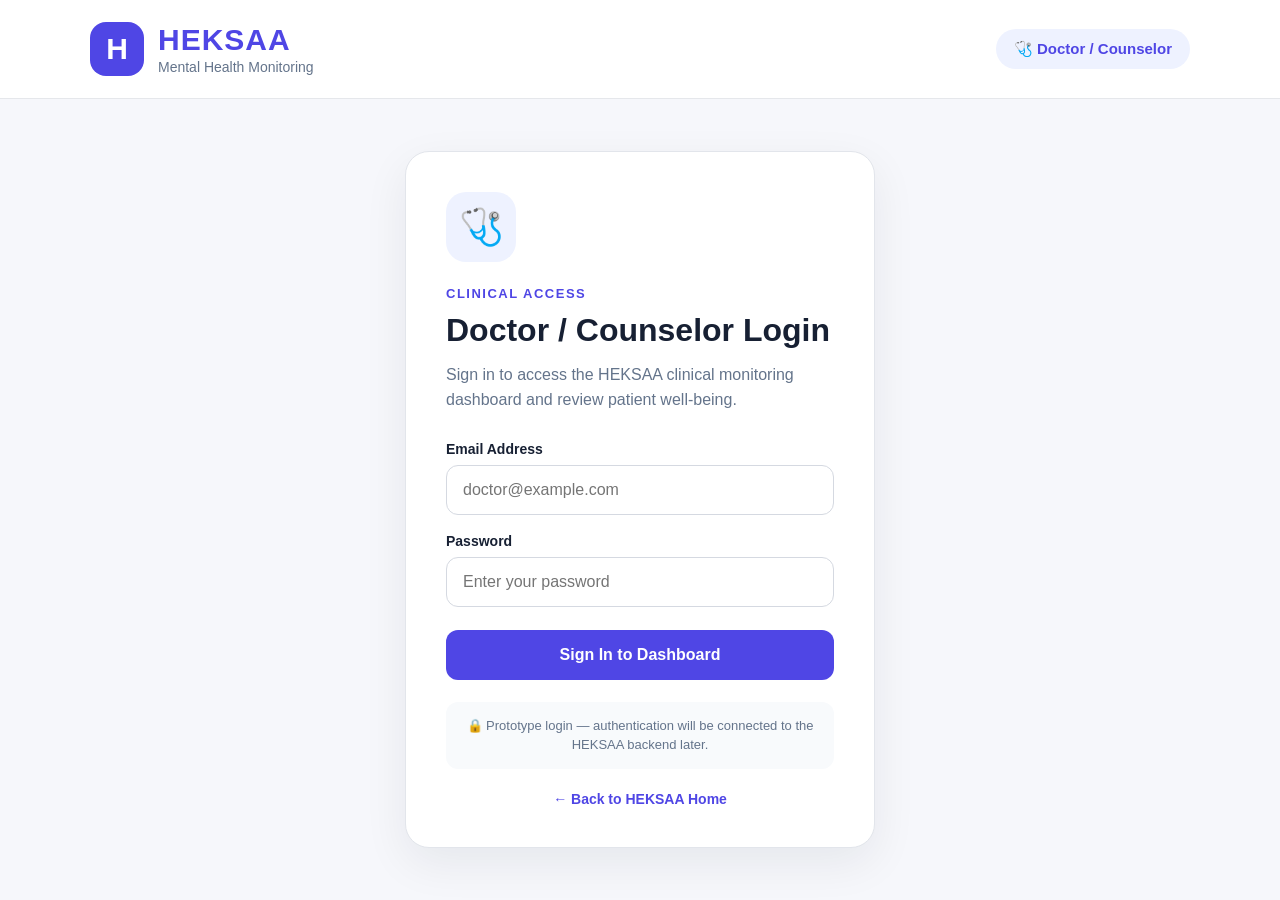
<file: doctor-login.html>
<!DOCTYPE html>
<html lang="en">

<head>
    <meta charset="UTF-8">
    <meta name="viewport" content="width=device-width, initial-scale=1.0">

    <title>Doctor Login - HEKSAA</title>

    <style>
        * {
            box-sizing: border-box;
            margin: 0;
            padding: 0;
        }

        body {
            font-family: Arial, sans-serif;
            background: #f6f7fb;
            color: #172033;
            min-height: 100vh;
        }

        /* HEADER */

        .auth-header {
            background: #ffffff;
            border-bottom: 1px solid #e5e7eb;
            padding: 22px 6%;
        }

        .auth-header-inner {
            max-width: 1100px;
            margin: auto;
            display: flex;
            align-items: center;
            justify-content: space-between;
            gap: 20px;
        }

        .brand {
            display: flex;
            align-items: center;
            gap: 14px;
        }

        .brand-icon {
            width: 54px;
            height: 54px;
            border-radius: 16px;
            background: #4f46e5;
            color: white;
            display: flex;
            align-items: center;
            justify-content: center;
            font-size: 30px;
            font-weight: 700;
        }

        .brand-text h1 {
            color: #4f46e5;
            font-size: 30px;
            letter-spacing: 1px;
        }

        .brand-text p {
            color: #64748b;
            font-size: 14px;
            margin-top: 2px;
        }

        .role-badge {
            background: #eef2ff;
            color: #4f46e5;
            padding: 11px 18px;
            border-radius: 30px;
            font-size: 15px;
            font-weight: 600;
        }

        /* PAGE */

        .auth-page {
            min-height: calc(100vh - 99px);
            display: flex;
            align-items: center;
            justify-content: center;
            padding: 50px 20px;
        }

        .auth-card {
            width: 100%;
            max-width: 470px;
            background: #ffffff;
            border: 1px solid #e2e5eb;
            border-radius: 24px;
            padding: 40px;
            box-shadow: 0 15px 45px rgba(15, 23, 42, 0.07);
        }

        .auth-icon {
            width: 70px;
            height: 70px;
            border-radius: 20px;
            background: #eef2ff;
            display: flex;
            align-items: center;
            justify-content: center;
            font-size: 36px;
            margin-bottom: 24px;
        }

        .auth-label {
            color: #4f46e5;
            font-size: 13px;
            font-weight: 700;
            letter-spacing: 1.5px;
            text-transform: uppercase;
            margin-bottom: 10px;
        }

        .auth-card h2 {
            font-size: 32px;
            line-height: 1.2;
            margin-bottom: 12px;
        }

        .auth-description {
            color: #64748b;
            line-height: 1.6;
            font-size: 16px;
            margin-bottom: 28px;
        }

        /* FORM */

        .form-group {
            margin-bottom: 18px;
        }

        .form-group label {
            display: block;
            font-size: 14px;
            font-weight: 600;
            margin-bottom: 8px;
        }

        .form-group input {
            width: 100%;
            padding: 15px 16px;
            border: 1px solid #d5d9e1;
            border-radius: 12px;
            background: #ffffff;
            font-size: 16px;
            outline: none;
            transition: 0.2s;
        }

        .form-group input:focus {
            border-color: #4f46e5;
            box-shadow: 0 0 0 4px #eef2ff;
        }

        .login-button {
            width: 100%;
            border: none;
            padding: 16px;
            border-radius: 12px;
            background: #4f46e5;
            color: white;
            font-size: 16px;
            font-weight: 700;
            cursor: pointer;
            margin-top: 5px;
            transition: 0.2s;
        }

        .login-button:hover {
            background: #4338ca;
            transform: translateY(-1px);
        }

        .login-button:active {
            transform: translateY(0);
        }

        .login-error {
            display: none;
            color: #b91c1c;
            background: #fef2f2;
            border: 1px solid #fecaca;
            padding: 11px 13px;
            border-radius: 10px;
            font-size: 14px;
            margin-bottom: 16px;
        }

        .demo-note {
            margin-top: 22px;
            padding: 14px;
            background: #f8fafc;
            border-radius: 12px;
            color: #64748b;
            font-size: 13px;
            line-height: 1.5;
            text-align: center;
        }

        .back-link {
            display: block;
            text-align: center;
            margin-top: 22px;
            color: #4f46e5;
            text-decoration: none;
            font-size: 14px;
            font-weight: 600;
        }

        .back-link:hover {
            text-decoration: underline;
        }

        /* MOBILE */

        @media (max-width: 600px) {

            .auth-header {
                padding: 18px 20px;
            }

            .auth-header-inner {
                align-items: flex-start;
            }

            .brand-icon {
                width: 48px;
                height: 48px;
                font-size: 27px;
            }

            .brand-text h1 {
                font-size: 25px;
            }

            .brand-text p {
                font-size: 12px;
            }

            .role-badge {
                padding: 9px 12px;
                font-size: 12px;
            }

            .auth-page {
                padding: 30px 16px;
                align-items: flex-start;
            }

            .auth-card {
                padding: 28px 22px;
                border-radius: 20px;
            }

            .auth-card h2 {
                font-size: 28px;
            }

            .auth-icon {
                width: 62px;
                height: 62px;
                font-size: 32px;
            }
        }

        @media (max-width: 390px) {

            .auth-header-inner {
                flex-direction: column;
            }

            .role-badge {
                align-self: flex-start;
            }
        }
    </style>
</head>

<body>

    <header class="auth-header">

        <div class="auth-header-inner">

            <div class="brand">

                <div class="brand-icon">
                    H
                </div>

                <div class="brand-text">
                    <h1>HEKSAA</h1>
                    <p>Mental Health Monitoring</p>
                </div>

            </div>

            <div class="role-badge">
                🩺 Doctor / Counselor
            </div>

        </div>

    </header>


    <main class="auth-page">

        <section class="auth-card">

            <div class="auth-icon">
                🩺
            </div>

            <div class="auth-label">
                Clinical Access
            </div>

            <h2>
                Doctor / Counselor Login
            </h2>

            <p class="auth-description">
                Sign in to access the HEKSAA clinical monitoring
                dashboard and review patient well-being.
            </p>


            <form id="doctor-login-form">

                <div class="form-group">

                    <label for="doctor-email">
                        Email Address
                    </label>

                    <input
                        type="email"
                        id="doctor-email"
                        placeholder="doctor@example.com"
                        required
                    >

                </div>


                <div class="form-group">

                    <label for="doctor-password">
                        Password
                    </label>

                    <input
                        type="password"
                        id="doctor-password"
                        placeholder="Enter your password"
                        minlength="4"
                        required
                    >

                </div>


                <div
                    class="login-error"
                    id="doctor-login-error"
                >
                    Please enter a valid email and password.
                </div>


                <button
                    type="submit"
                    class="login-button"
                >
                    Sign In to Dashboard
                </button>

            </form>


            <div class="demo-note">
                🔒 Prototype login — authentication will be
                connected to the HEKSAA backend later.
            </div>


            <a
                href="index.html"
                class="back-link"
            >
                ← Back to HEKSAA Home
            </a>

        </section>

    </main>


    <script>

        document
            .getElementById("doctor-login-form")
            .addEventListener("submit", function(event) {

                event.preventDefault();

                const email =
                    document.getElementById("doctor-email").value.trim();

                const password =
                    document.getElementById("doctor-password").value.trim();

                const error =
                    document.getElementById("doctor-login-error");


                if (!email || !email.includes("@") || password.length < 4) {

                    error.style.display = "block";
                    return;

                }


                error.style.display = "none";

                window.location.href =
                    "doctor-dashboard.html";

            });

    </script>

</body>

</html>
</file>
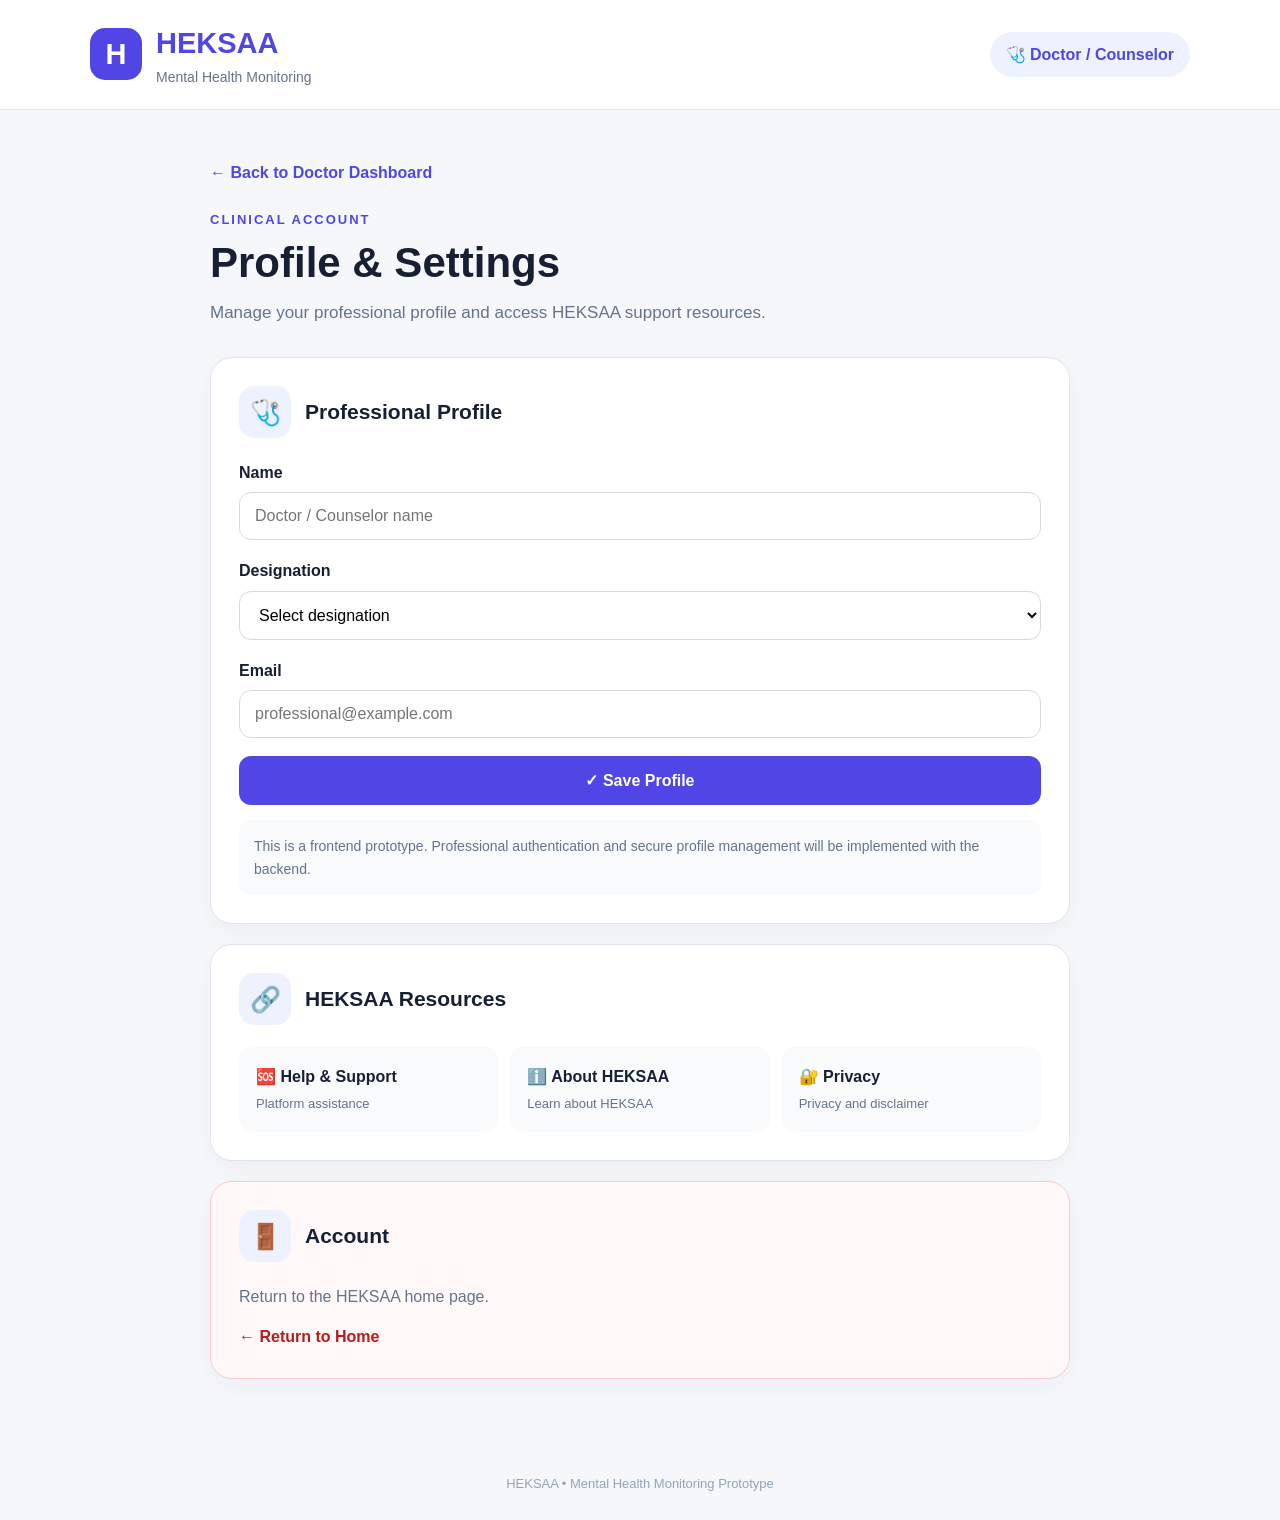
<file: doctor-settings.html>
<!DOCTYPE html>
<html lang="en">

<head>

    <meta charset="UTF-8">
    <meta name="viewport" content="width=device-width, initial-scale=1.0">

    <title>Doctor Settings - HEKSAA</title>

    <style>

        * {
            box-sizing: border-box;
            margin: 0;
            padding: 0;
        }

        body {
            font-family: Arial, sans-serif;
            background: #f6f7fb;
            color: #172033;
            line-height: 1.6;
        }

        .header {
            background: white;
            border-bottom: 1px solid #e5e7eb;
            padding: 20px 6%;
        }

        .header-inner {
            max-width: 1100px;
            margin: auto;
            display: flex;
            justify-content: space-between;
            align-items: center;
            gap: 20px;
        }

        .brand {
            display: flex;
            align-items: center;
            gap: 14px;
        }

        .brand-icon {
            width: 52px;
            height: 52px;
            border-radius: 15px;
            background: #4f46e5;
            color: white;
            display: flex;
            align-items: center;
            justify-content: center;
            font-size: 29px;
            font-weight: 700;
        }

        .brand h1 {
            color: #4f46e5;
            font-size: 29px;
        }

        .brand p {
            color: #64748b;
            font-size: 14px;
        }

        .role {
            background: #eef2ff;
            color: #4f46e5;
            padding: 10px 16px;
            border-radius: 25px;
            font-weight: 600;
        }

        .container {
            max-width: 900px;
            margin: auto;
            padding: 50px 20px;
        }

        .back {
            display: inline-block;
            color: #4f46e5;
            text-decoration: none;
            font-weight: 600;
            margin-bottom: 25px;
        }

        .label {
            color: #4f46e5;
            font-size: 13px;
            font-weight: 700;
            letter-spacing: 2px;
            text-transform: uppercase;
        }

        h2 {
            font-size: 42px;
            line-height: 1.15;
            margin: 8px 0 12px;
        }

        .intro {
            color: #64748b;
            font-size: 17px;
            margin-bottom: 30px;
        }

        .card {
            background: white;
            border: 1px solid #e1e5ed;
            border-radius: 22px;
            padding: 28px;
            margin-bottom: 20px;
            box-shadow: 0 8px 28px rgba(15, 23, 42, 0.04);
        }

        .card-title {
            display: flex;
            align-items: center;
            gap: 14px;
            margin-bottom: 22px;
        }

        .icon {
            width: 52px;
            height: 52px;
            border-radius: 15px;
            background: #eef2ff;
            display: flex;
            align-items: center;
            justify-content: center;
            font-size: 25px;
        }

        .card-title h3 {
            font-size: 21px;
        }

        .field {
            margin-bottom: 18px;
        }

        .field label {
            display: block;
            font-weight: 600;
            margin-bottom: 7px;
        }

        .field input,
        .field select {
            width: 100%;
            padding: 14px 15px;
            border: 1px solid #d5d9e1;
            border-radius: 12px;
            font-size: 16px;
            outline: none;
            background: white;
        }

        .field input:focus,
        .field select:focus {
            border-color: #4f46e5;
            box-shadow: 0 0 0 4px #eef2ff;
        }

        .save-button {
            width: 100%;
            border: none;
            background: #4f46e5;
            color: white;
            padding: 15px;
            border-radius: 12px;
            font-size: 16px;
            font-weight: 700;
            cursor: pointer;
        }

        .save-button:hover {
            background: #4338ca;
        }

        .links {
            display: grid;
            grid-template-columns: repeat(3, 1fr);
            gap: 12px;
        }

        .link-card {
            text-decoration: none;
            color: #172033;
            background: #f8fafc;
            border-radius: 14px;
            padding: 17px;
            font-weight: 600;
        }

        .link-card span {
            display: block;
            color: #64748b;
            font-size: 13px;
            margin-top: 4px;
            font-weight: 400;
        }

        .notice {
            margin-top: 15px;
            padding: 15px;
            border-radius: 12px;
            background: #f8fafc;
            color: #64748b;
            font-size: 14px;
        }

        .danger {
            background: #fff8f8;
            border-color: #fecaca;
        }

        .logout {
            color: #b91c1c;
            text-decoration: none;
            font-weight: 700;
        }

        footer {
            text-align: center;
            color: #94a3b8;
            padding: 25px;
            font-size: 13px;
        }

        @media (max-width: 650px) {

            .header {
                padding: 17px 20px;
            }

            .header-inner {
                align-items: flex-start;
            }

            .brand-icon {
                width: 47px;
                height: 47px;
            }

            .brand h1 {
                font-size: 25px;
            }

            .brand p {
                font-size: 12px;
            }

            .role {
                font-size: 12px;
                padding: 8px 11px;
            }

            .container {
                padding: 35px 17px;
            }

            h2 {
                font-size: 34px;
            }

            .card {
                padding: 23px;
            }

            .links {
                grid-template-columns: 1fr;
            }
        }

        @media (max-width: 390px) {

            .header-inner {
                flex-direction: column;
            }

            .role {
                align-self: flex-start;
            }
        }

    </style>

</head>

<body>

<header class="header">

    <div class="header-inner">

        <div class="brand">

            <div class="brand-icon">
                H
            </div>

            <div>
                <h1>HEKSAA</h1>
                <p>Mental Health Monitoring</p>
            </div>

        </div>

        <div class="role">
            🩺 Doctor / Counselor
        </div>

    </div>

</header>


<main class="container">

    <a
        href="doctor-dashboard.html"
        class="back"
    >
        ← Back to Doctor Dashboard
    </a>


    <div class="label">
        Clinical Account
    </div>


    <h2>
        Profile & Settings
    </h2>


    <p class="intro">
        Manage your professional profile and access
        HEKSAA support resources.
    </p>


    <!-- PROFESSIONAL PROFILE -->

    <section class="card">

        <div class="card-title">

            <div class="icon">
                🩺
            </div>

            <h3>
                Professional Profile
            </h3>

        </div>


        <div class="field">

            <label for="doctor-name">
                Name
            </label>

            <input
                id="doctor-name"
                type="text"
                placeholder="Doctor / Counselor name"
            >

        </div>


        <div class="field">

            <label for="designation">
                Designation
            </label>

            <select id="designation">

                <option value="">
                    Select designation
                </option>

                <option>
                    Doctor
                </option>

                <option>
                    Counselor
                </option>

                <option>
                    Mental Health Professional
                </option>

            </select>

        </div>


        <div class="field">

            <label for="doctor-email">
                Email
            </label>

            <input
                id="doctor-email"
                type="email"
                placeholder="professional@example.com"
            >

        </div>


        <button
            class="save-button"
            id="save-doctor"
        >
            ✓ Save Profile
        </button>


        <div class="notice">
            This is a frontend prototype. Professional
            authentication and secure profile management
            will be implemented with the backend.
        </div>

    </section>


    <!-- RESOURCES -->

    <section class="card">

        <div class="card-title">

            <div class="icon">
                🔗
            </div>

            <h3>
                HEKSAA Resources
            </h3>

        </div>


        <div class="links">

            <a href="help.html" class="link-card">
                🆘 Help & Support
                <span>Platform assistance</span>
            </a>

            <a href="about.html" class="link-card">
                ℹ️ About HEKSAA
                <span>Learn about HEKSAA</span>
            </a>

            <a href="privacy.html" class="link-card">
                🔐 Privacy
                <span>Privacy and disclaimer</span>
            </a>

        </div>

    </section>


    <!-- LOGOUT -->

    <section class="card danger">

        <div class="card-title">

            <div class="icon">
                🚪
            </div>

            <h3>
                Account
            </h3>

        </div>

        <p style="color:#64748b; margin-bottom:15px;">
            Return to the HEKSAA home page.
        </p>

        <a
            href="index.html"
            class="logout"
        >
            ← Return to Home
        </a>

    </section>

</main>


<footer>
    HEKSAA • Mental Health Monitoring Prototype
</footer>


<script>

    const doctorKey =
        "heksaaDoctorProfile";


    const nameInput =
        document.getElementById("doctor-name");

    const designation =
        document.getElementById("designation");

    const emailInput =
        document.getElementById("doctor-email");


    function loadDoctorProfile() {

        const saved =
            localStorage.getItem(doctorKey);

        if (!saved) return;

        try {

            const profile =
                JSON.parse(saved);

            nameInput.value =
                profile.name || "";

            designation.value =
                profile.designation || "";

            emailInput.value =
                profile.email || "";

        } catch (error) {

            console.log(
                "Doctor profile could not be loaded."
            );

        }

    }


    document
        .getElementById("save-doctor")
        .addEventListener("click", function () {

            const profile = {

                name:
                    nameInput.value.trim(),

                designation:
                    designation.value,

                email:
                    emailInput.value.trim()

            };


            localStorage.setItem(
                doctorKey,
                JSON.stringify(profile)
            );


            this.textContent =
                "✓ Profile Saved";


            setTimeout(() => {

                this.textContent =
                    "✓ Save Profile";

            }, 1800);

        });


    loadDoctorProfile();

</script>

</body>

</html>
</file>
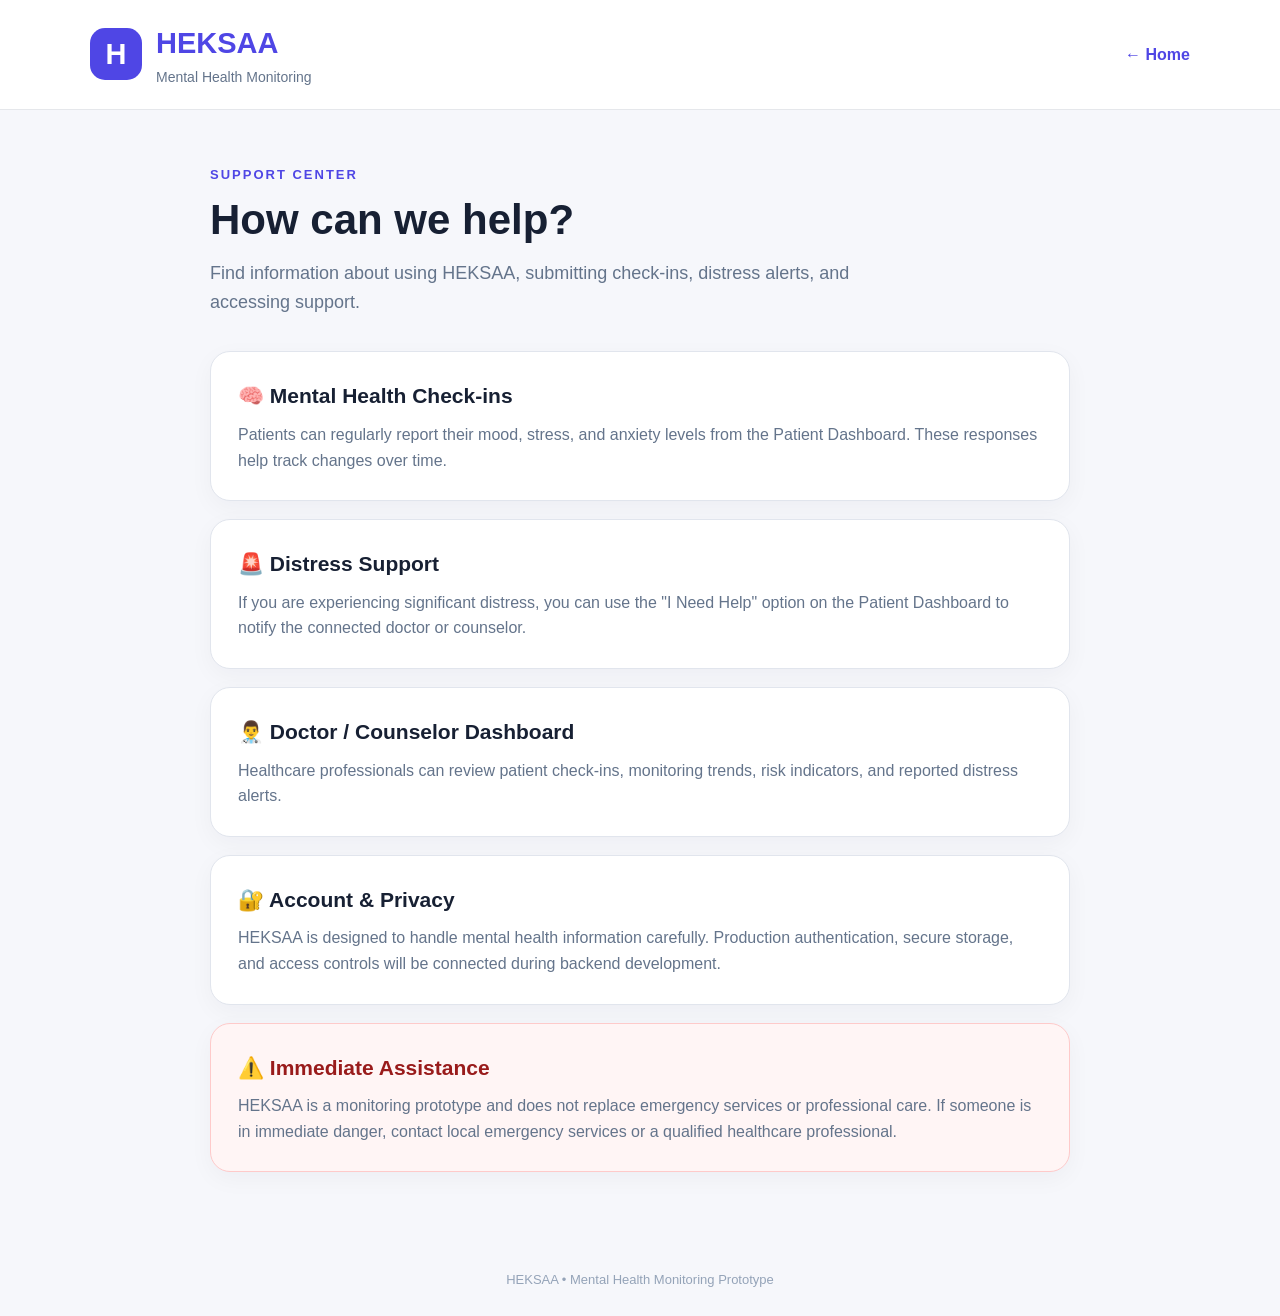
<file: help.html>
<!DOCTYPE html>
<html lang="en">

<head>
    <meta charset="UTF-8">
    <meta name="viewport" content="width=device-width, initial-scale=1.0">
    <title>Help & Support - HEKSAA</title>

    <style>
        * {
            box-sizing: border-box;
            margin: 0;
            padding: 0;
        }

        body {
            font-family: Arial, sans-serif;
            background: #f6f7fb;
            color: #172033;
            line-height: 1.6;
        }

        .header {
            background: white;
            border-bottom: 1px solid #e5e7eb;
            padding: 20px 6%;
        }

        .header-inner {
            max-width: 1100px;
            margin: auto;
            display: flex;
            align-items: center;
            justify-content: space-between;
        }

        .brand {
            display: flex;
            align-items: center;
            gap: 14px;
        }

        .brand-icon {
            width: 52px;
            height: 52px;
            border-radius: 15px;
            background: #4f46e5;
            color: white;
            display: flex;
            align-items: center;
            justify-content: center;
            font-size: 29px;
            font-weight: bold;
        }

        .brand h1 {
            color: #4f46e5;
            font-size: 29px;
        }

        .brand p {
            color: #64748b;
            font-size: 14px;
        }

        .back {
            color: #4f46e5;
            text-decoration: none;
            font-weight: 600;
        }

        .container {
            max-width: 900px;
            margin: auto;
            padding: 55px 20px;
        }

        .hero {
            margin-bottom: 35px;
        }

        .label {
            color: #4f46e5;
            font-size: 13px;
            font-weight: bold;
            letter-spacing: 2px;
            text-transform: uppercase;
        }

        h2 {
            font-size: 42px;
            line-height: 1.15;
            margin: 10px 0 15px;
        }

        .hero p {
            color: #64748b;
            font-size: 18px;
            max-width: 700px;
        }

        .card {
            background: white;
            border: 1px solid #e1e5ed;
            border-radius: 20px;
            padding: 27px;
            margin-bottom: 18px;
            box-shadow: 0 7px 25px rgba(15, 23, 42, 0.04);
        }

        .card h3 {
            font-size: 21px;
            margin-bottom: 9px;
        }

        .card p {
            color: #64748b;
        }

        .emergency {
            background: #fff5f5;
            border-color: #fecaca;
        }

        .emergency h3 {
            color: #991b1b;
        }

        .footer {
            text-align: center;
            color: #94a3b8;
            padding: 25px;
            font-size: 13px;
        }

        @media (max-width: 600px) {

            .header {
                padding: 17px 20px;
            }

            .brand-icon {
                width: 47px;
                height: 47px;
            }

            .brand h1 {
                font-size: 25px;
            }

            .brand p {
                font-size: 12px;
            }

            .back {
                font-size: 13px;
            }

            .container {
                padding: 40px 18px;
            }

            h2 {
                font-size: 34px;
            }

            .hero p {
                font-size: 16px;
            }

            .card {
                padding: 23px;
            }
        }
    </style>
</head>

<body>

<header class="header">
    <div class="header-inner">

        <div class="brand">
            <div class="brand-icon">H</div>

            <div>
                <h1>HEKSAA</h1>
                <p>Mental Health Monitoring</p>
            </div>
        </div>

        <a href="index.html" class="back">
            ← Home
        </a>

    </div>
</header>


<main class="container">

    <section class="hero">

        <div class="label">Support Center</div>

        <h2>How can we help?</h2>

        <p>
            Find information about using HEKSAA, submitting
            check-ins, distress alerts, and accessing support.
        </p>

    </section>


    <section class="card">

        <h3>🧠 Mental Health Check-ins</h3>

        <p>
            Patients can regularly report their mood, stress,
            and anxiety levels from the Patient Dashboard.
            These responses help track changes over time.
        </p>

    </section>


    <section class="card">

        <h3>🚨 Distress Support</h3>

        <p>
            If you are experiencing significant distress,
            you can use the "I Need Help" option on the
            Patient Dashboard to notify the connected
            doctor or counselor.
        </p>

    </section>


    <section class="card">

        <h3>👨‍⚕️ Doctor / Counselor Dashboard</h3>

        <p>
            Healthcare professionals can review patient
            check-ins, monitoring trends, risk indicators,
            and reported distress alerts.
        </p>

    </section>


    <section class="card">

        <h3>🔐 Account & Privacy</h3>

        <p>
            HEKSAA is designed to handle mental health
            information carefully. Production authentication,
            secure storage, and access controls will be
            connected during backend development.
        </p>

    </section>


    <section class="card emergency">

        <h3>⚠️ Immediate Assistance</h3>

        <p>
            HEKSAA is a monitoring prototype and does not
            replace emergency services or professional care.
            If someone is in immediate danger, contact local
            emergency services or a qualified healthcare
            professional.
        </p>

    </section>

</main>


<footer class="footer">
    HEKSAA • Mental Health Monitoring Prototype
</footer>

</body>
</html>
</file>
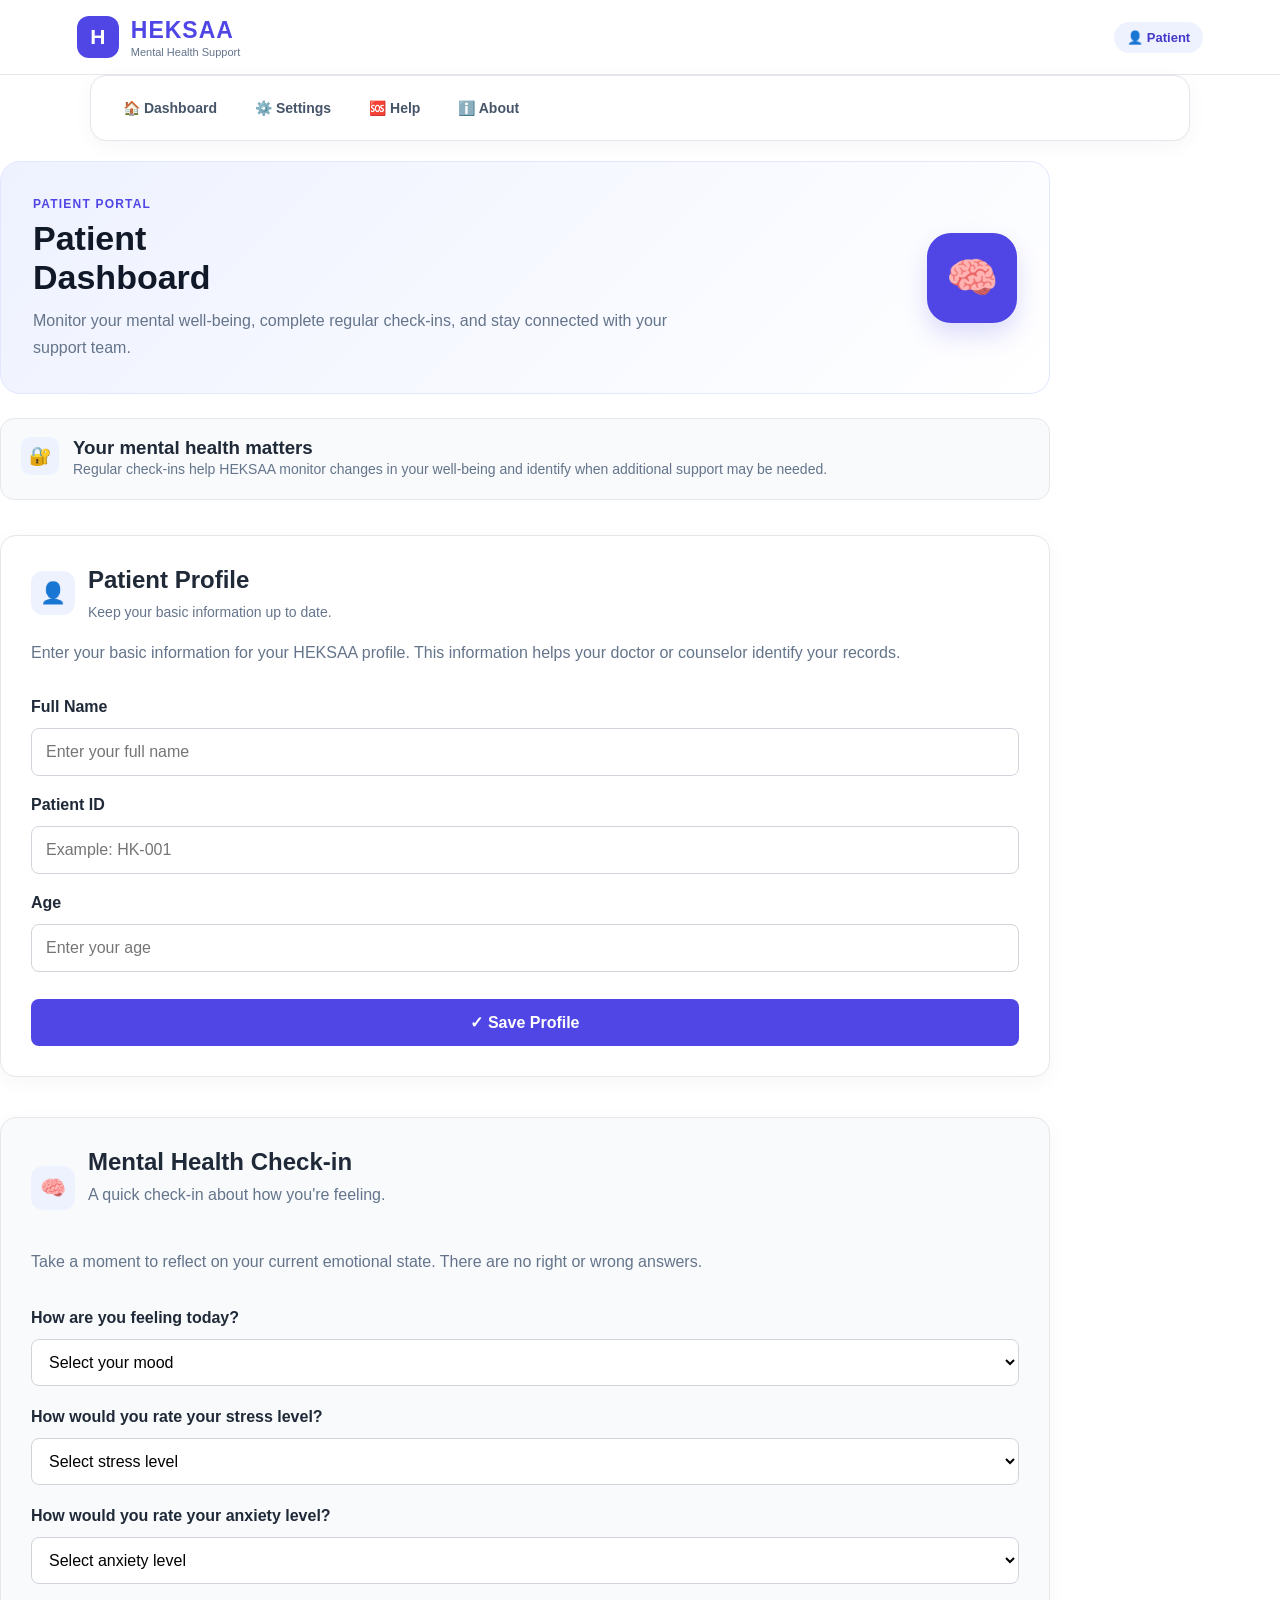
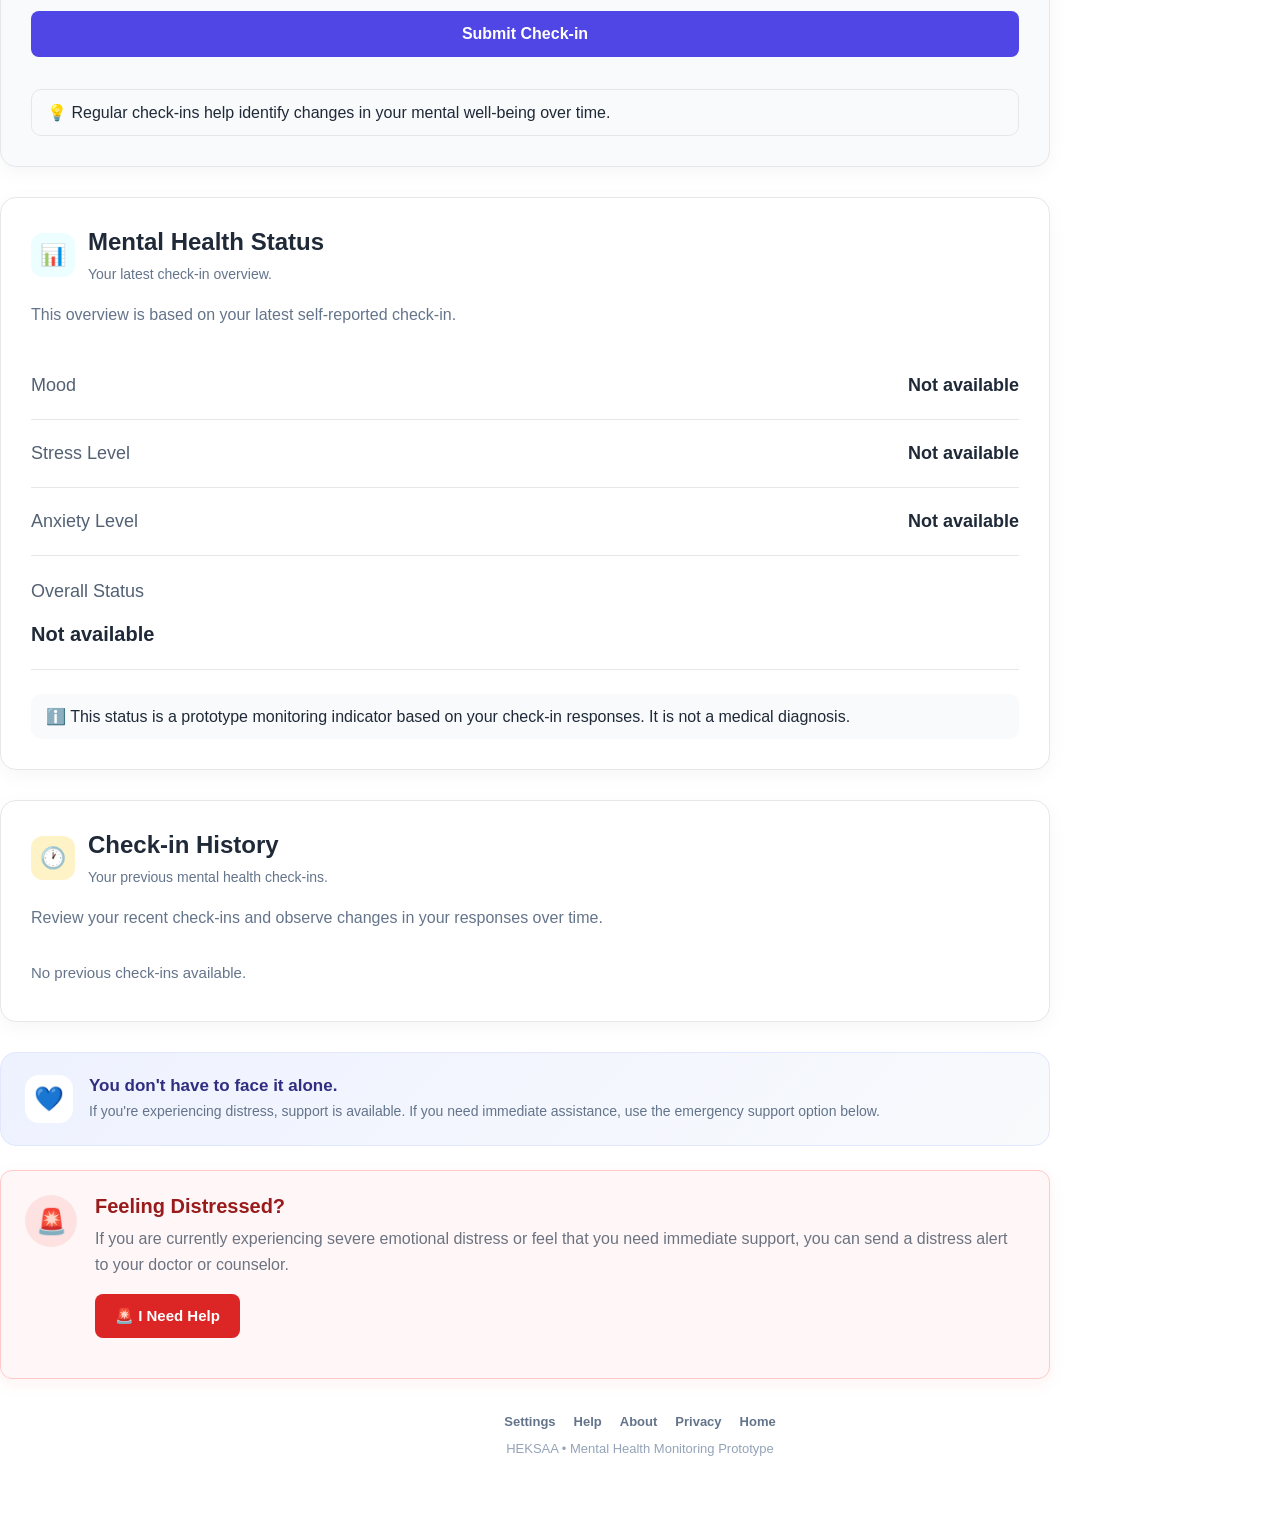
<file: patient-dashboard.html>
<!DOCTYPE html>
<html lang="en">

<head>

    <meta charset="UTF-8">

    <meta
        name="viewport"
        content="width=device-width, initial-scale=1.0"
    >

    <title>Patient Dashboard - HEKSAA</title>

    <link
        rel="stylesheet"
        href="style.css?v=5"
    >

</head>


<body>


    <!-- =====================================================
         HEADER
    ====================================================== -->

    <header class="heksaa-header">

        <div class="heksaa-header-inner">


            <!-- BRAND -->

            <div class="heksaa-brand">

                <div class="heksaa-brand-icon">
                    H
                </div>

                <div>

                    <h1>
                        HEKSAA
                    </h1>

                    <span>
                        Mental Health Support
                    </span>

                </div>

            </div>


            <!-- ROLE -->

            <div class="header-role">
                👤 Patient
            </div>


        </div>

    </header>



    <!-- =====================================================
         PATIENT NAVIGATION
    ====================================================== -->

    <nav class="patient-resource-nav">

        <a
            href="patient-dashboard.html"
            class="active"
        >
            🏠 Dashboard
        </a>

        <a href="patient-settings.html">
            ⚙️ Settings
        </a>

        <a href="help.html">
            🆘 Help
        </a>

        <a href="about.html">
            ℹ️ About
        </a>

    </nav>



    <!-- =====================================================
         MAIN PATIENT DASHBOARD
    ====================================================== -->

    <main class="patient-dashboard-page">


        <!-- =================================================
             WELCOME SECTION
        ================================================== -->

        <section class="patient-welcome">

            <div class="welcome-content">

                <span class="welcome-label">
                    PATIENT PORTAL
                </span>


                <h2>
                    Patient<br>
                    Dashboard
                </h2>


                <p>
                    Monitor your mental well-being,
                    complete regular check-ins, and
                    stay connected with your
                    support team.
                </p>

            </div>


            <div class="welcome-icon">
                🧠
            </div>

        </section>



        <!-- =================================================
             INFORMATION BANNER
        ================================================== -->

        <section class="patient-info-banner">

            <div class="patient-info-icon">
                🔐
            </div>


            <div>

                <h3>
                    Your mental health matters
                </h3>


                <p>
                    Regular check-ins help HEKSAA
                    monitor changes in your well-being
                    and identify when additional support
                    may be needed.
                </p>

            </div>

        </section>



        <!-- =================================================
             PATIENT PROFILE
        ================================================== -->

        <section class="profile-card">


            <div class="section-heading">

                <div class="section-heading-icon">
                    👤
                </div>


                <div>

                    <h3>
                        Patient Profile
                    </h3>

                    <p>
                        Keep your basic information up to date.
                    </p>

                </div>

            </div>



            <p class="profile-description">

                Enter your basic information for your
                HEKSAA profile. This information helps
                your doctor or counselor identify your
                records.

            </p>



            <form id="profile-form">


                <!-- FULL NAME -->

                <label for="patient-name">
                    Full Name
                </label>


                <input
                    type="text"
                    id="patient-name"
                    placeholder="Enter your full name"
                    required
                >



                <!-- PATIENT ID -->

                <label for="patient-id">
                    Patient ID
                </label>


                <input
                    type="text"
                    id="patient-id"
                    placeholder="Example: HK-001"
                    required
                >



                <!-- AGE -->

                <label for="patient-age">
                    Age
                </label>


                <input
                    type="number"
                    id="patient-age"
                    placeholder="Enter your age"
                    min="1"
                    max="120"
                    required
                >



                <!-- SAVE PROFILE -->

                <button
                    type="submit"
                    class="primary-action-button"
                >
                    ✓ Save Profile
                </button>



                <!-- PROFILE SUCCESS -->

                <div
                    id="profile-success"
                    class="success-message"
                    style="display:none;"
                >
                    ✓ Profile saved successfully.
                </div>


            </form>

        </section>



        <!-- =================================================
             MENTAL HEALTH CHECK-IN
        ================================================== -->

        <section class="checkin-card">


            <div class="section-heading">

                <div class="section-heading-icon">
                    🧠
                </div>


                <div>

                    <h3>
                        Mental Health Check-in
                    </h3>

                    <p>
                        A quick check-in about how you're feeling.
                    </p>

                </div>

            </div>



            <!-- INTRODUCTION -->

            <div class="checkin-introduction">

                Take a moment to reflect on your
                current emotional state. There are no
                right or wrong answers.

            </div>



            <form id="mental-health-checkin-form">


                <!-- =================================================
                     MOOD
                ================================================== -->

                <label for="mood">
                    How are you feeling today?
                </label>


                <select
                    id="mood"
                    name="mood"
                    required
                >

                    <option value="">
                        Select your mood
                    </option>


                    <option value="very-happy">
                        Very Happy
                    </option>


                    <option value="happy">
                        Happy
                    </option>


                    <option value="neutral">
                        Neutral
                    </option>


                    <option value="sad">
                        Sad
                    </option>


                    <option value="very-sad">
                        Very Sad
                    </option>

                </select>



                <!-- =================================================
                     STRESS
                ================================================== -->

                <label for="stress">
                    How would you rate your stress level?
                </label>


                <select
                    id="stress"
                    name="stress"
                    required
                >

                    <option value="">
                        Select stress level
                    </option>


                    <option value="low">
                        Low
                    </option>


                    <option value="moderate">
                        Moderate
                    </option>


                    <option value="high">
                        High
                    </option>


                    <option value="very-high">
                        Very High
                    </option>

                </select>



                <!-- =================================================
                     ANXIETY
                ================================================== -->

                <label for="anxiety">
                    How would you rate your anxiety level?
                </label>


                <select
                    id="anxiety"
                    name="anxiety"
                    required
                >

                    <option value="">
                        Select anxiety level
                    </option>


                    <option value="low">
                        Low
                    </option>


                    <option value="moderate">
                        Moderate
                    </option>


                    <option value="high">
                        High
                    </option>


                    <option value="very-high">
                        Very High
                    </option>

                </select>



                <!-- SUBMIT CHECK-IN -->

                <button
                    type="submit"
                    class="primary-action-button"
                >
                    Submit Check-in
                </button>



                <!-- CHECK-IN NOTE -->

                <div class="checkin-note">

                    💡 Regular check-ins help identify
                    changes in your mental well-being
                    over time.

                </div>



                <!-- SUCCESS MESSAGE -->

                <div
                    id="success-message"
                    class="success-message"
                    style="display:none;"
                >
                    ✓ Check-in submitted successfully.
                </div>


            </form>

        </section>



        <!-- =================================================
             MENTAL HEALTH STATUS
        ================================================== -->

        <section class="status-card">


            <div class="section-heading">

                <div class="section-heading-icon status-icon">
                    📊
                </div>


                <div>

                    <h3>
                        Mental Health Status
                    </h3>

                    <p>
                        Your latest check-in overview.
                    </p>

                </div>

            </div>



            <p class="profile-description">

                This overview is based on your latest
                self-reported check-in.

            </p>



            <!-- MOOD -->

            <div class="status-row">

                <span>
                    Mood
                </span>


                <strong id="status-mood">
                    Not available
                </strong>

            </div>



            <!-- STRESS -->

            <div class="status-row">

                <span>
                    Stress Level
                </span>


                <strong id="status-stress">
                    Not available
                </strong>

            </div>



            <!-- ANXIETY -->

            <div class="status-row">

                <span>
                    Anxiety Level
                </span>


                <strong id="status-anxiety">
                    Not available
                </strong>

            </div>



            <!-- OVERALL STATUS -->

            <div class="status-overall">

                <span>
                    Overall Status
                </span>


                <strong id="overall-status">
                    Not available
                </strong>

            </div>



            <!-- DISCLAIMER -->

            <div class="status-disclaimer">

                ℹ️ This status is a prototype monitoring
                indicator based on your check-in responses.
                It is not a medical diagnosis.

            </div>


        </section>



        <!-- =================================================
             CHECK-IN HISTORY
        ================================================== -->

        <section class="history-card">


            <div class="section-heading">

                <div class="section-heading-icon history-icon">
                    🕐
                </div>


                <div>

                    <h3>
                        Check-in History
                    </h3>

                    <p>
                        Your previous mental health check-ins.
                    </p>

                </div>

            </div>



            <p class="profile-description">

                Review your recent check-ins and
                observe changes in your responses
                over time.

            </p>



            <div id="checkin-history">

                <p class="no-history">
                    No previous check-ins available.
                </p>

            </div>


        </section>



        <!-- =================================================
             SUPPORT MESSAGE
        ================================================== -->

        <section class="patient-support-card">


            <div class="support-icon">
                💙
            </div>


            <div>

                <h3>
                    You don't have to face it alone.
                </h3>


                <p>
                    If you're experiencing distress,
                    support is available. If you need
                    immediate assistance, use the
                    emergency support option below.
                </p>

            </div>


        </section>



        <!-- =================================================
             DISTRESS ALERT
             
             distress.js dynamically inserts:
             "Feeling Distressed?" card here.
        ================================================== -->


    </main>



    <!-- =====================================================
         FOOTER NAVIGATION
    ====================================================== -->

    <footer class="patient-dashboard-footer">

        <div>

            <a href="patient-settings.html">
                Settings
            </a>

            <a href="help.html">
                Help
            </a>

            <a href="about.html">
                About
            </a>

            <a href="privacy.html">
                Privacy
            </a>

            <a href="index.html">
                Home
            </a>

        </div>


        <p>
            HEKSAA • Mental Health Monitoring Prototype
        </p>

    </footer>



    <!-- =====================================================
         SCRIPTS
    ====================================================== -->

    <script src="script.js?v=7"></script>

    <script src="distress.js?v=3"></script>


</body>

</html>
</file>
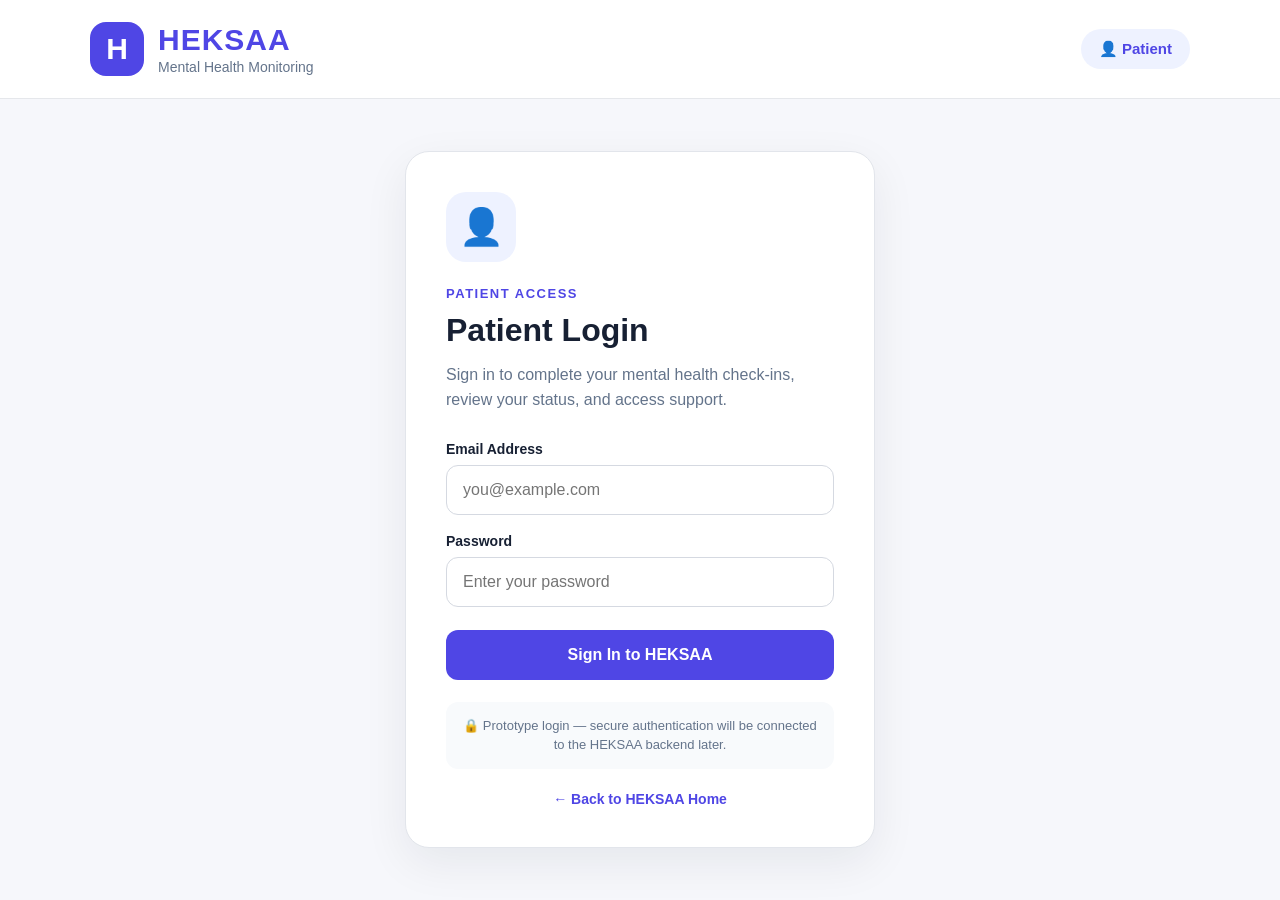
<file: patient-login.html>
<!DOCTYPE html>
<html lang="en">

<head>
    <meta charset="UTF-8">
    <meta name="viewport" content="width=device-width, initial-scale=1.0">

    <title>Patient Login - HEKSAA</title>

    <style>
        * {
            box-sizing: border-box;
            margin: 0;
            padding: 0;
        }

        body {
            font-family: Arial, sans-serif;
            background: #f6f7fb;
            color: #172033;
            min-height: 100vh;
        }

        /* HEADER */

        .auth-header {
            background: #ffffff;
            border-bottom: 1px solid #e5e7eb;
            padding: 22px 6%;
        }

        .auth-header-inner {
            max-width: 1100px;
            margin: auto;
            display: flex;
            align-items: center;
            justify-content: space-between;
            gap: 20px;
        }

        .brand {
            display: flex;
            align-items: center;
            gap: 14px;
        }

        .brand-icon {
            width: 54px;
            height: 54px;
            border-radius: 16px;
            background: #4f46e5;
            color: white;
            display: flex;
            align-items: center;
            justify-content: center;
            font-size: 30px;
            font-weight: 700;
        }

        .brand-text h1 {
            color: #4f46e5;
            font-size: 30px;
            letter-spacing: 1px;
        }

        .brand-text p {
            color: #64748b;
            font-size: 14px;
            margin-top: 2px;
        }

        .role-badge {
            background: #eef2ff;
            color: #4f46e5;
            padding: 11px 18px;
            border-radius: 30px;
            font-size: 15px;
            font-weight: 600;
        }

        /* PAGE */

        .auth-page {
            min-height: calc(100vh - 99px);
            display: flex;
            align-items: center;
            justify-content: center;
            padding: 50px 20px;
        }

        .auth-card {
            width: 100%;
            max-width: 470px;
            background: #ffffff;
            border: 1px solid #e2e5eb;
            border-radius: 24px;
            padding: 40px;
            box-shadow: 0 15px 45px rgba(15, 23, 42, 0.07);
        }

        .auth-icon {
            width: 70px;
            height: 70px;
            border-radius: 20px;
            background: #eef2ff;
            display: flex;
            align-items: center;
            justify-content: center;
            font-size: 36px;
            margin-bottom: 24px;
        }

        .auth-label {
            color: #4f46e5;
            font-size: 13px;
            font-weight: 700;
            letter-spacing: 1.5px;
            text-transform: uppercase;
            margin-bottom: 10px;
        }

        .auth-card h2 {
            font-size: 32px;
            line-height: 1.2;
            margin-bottom: 12px;
        }

        .auth-description {
            color: #64748b;
            line-height: 1.6;
            font-size: 16px;
            margin-bottom: 28px;
        }

        /* FORM */

        .form-group {
            margin-bottom: 18px;
        }

        .form-group label {
            display: block;
            font-size: 14px;
            font-weight: 600;
            margin-bottom: 8px;
        }

        .form-group input {
            width: 100%;
            padding: 15px 16px;
            border: 1px solid #d5d9e1;
            border-radius: 12px;
            background: #ffffff;
            font-size: 16px;
            outline: none;
            transition: 0.2s;
        }

        .form-group input:focus {
            border-color: #4f46e5;
            box-shadow: 0 0 0 4px #eef2ff;
        }

        .login-button {
            width: 100%;
            border: none;
            padding: 16px;
            border-radius: 12px;
            background: #4f46e5;
            color: white;
            font-size: 16px;
            font-weight: 700;
            cursor: pointer;
            margin-top: 5px;
            transition: 0.2s;
        }

        .login-button:hover {
            background: #4338ca;
            transform: translateY(-1px);
        }

        .login-button:active {
            transform: translateY(0);
        }

        .login-error {
            display: none;
            color: #b91c1c;
            background: #fef2f2;
            border: 1px solid #fecaca;
            padding: 11px 13px;
            border-radius: 10px;
            font-size: 14px;
            margin-bottom: 16px;
        }

        .demo-note {
            margin-top: 22px;
            padding: 14px;
            background: #f8fafc;
            border-radius: 12px;
            color: #64748b;
            font-size: 13px;
            line-height: 1.5;
            text-align: center;
        }

        .back-link {
            display: block;
            text-align: center;
            margin-top: 22px;
            color: #4f46e5;
            text-decoration: none;
            font-size: 14px;
            font-weight: 600;
        }

        .back-link:hover {
            text-decoration: underline;
        }

        /* MOBILE */

        @media (max-width: 600px) {

            .auth-header {
                padding: 18px 20px;
            }

            .auth-header-inner {
                align-items: flex-start;
            }

            .brand-icon {
                width: 48px;
                height: 48px;
                font-size: 27px;
            }

            .brand-text h1 {
                font-size: 25px;
            }

            .brand-text p {
                font-size: 12px;
            }

            .role-badge {
                padding: 9px 12px;
                font-size: 12px;
            }

            .auth-page {
                padding: 30px 16px;
                align-items: flex-start;
            }

            .auth-card {
                padding: 28px 22px;
                border-radius: 20px;
            }

            .auth-card h2 {
                font-size: 28px;
            }

            .auth-icon {
                width: 62px;
                height: 62px;
                font-size: 32px;
            }
        }

        @media (max-width: 390px) {

            .auth-header-inner {
                flex-direction: column;
            }

            .role-badge {
                align-self: flex-start;
            }
        }
    </style>
</head>

<body>

    <header class="auth-header">

        <div class="auth-header-inner">

            <div class="brand">

                <div class="brand-icon">
                    H
                </div>

                <div class="brand-text">
                    <h1>HEKSAA</h1>
                    <p>Mental Health Monitoring</p>
                </div>

            </div>

            <div class="role-badge">
                👤 Patient
            </div>

        </div>

    </header>


    <main class="auth-page">

        <section class="auth-card">

            <div class="auth-icon">
                👤
            </div>

            <div class="auth-label">
                Patient Access
            </div>

            <h2>
                Patient Login
            </h2>

            <p class="auth-description">
                Sign in to complete your mental health check-ins,
                review your status, and access support.
            </p>


            <form id="patient-login-form">

                <div class="form-group">

                    <label for="patient-email">
                        Email Address
                    </label>

                    <input
                        type="email"
                        id="patient-email"
                        placeholder="you@example.com"
                        required
                    >

                </div>


                <div class="form-group">

                    <label for="patient-password">
                        Password
                    </label>

                    <input
                        type="password"
                        id="patient-password"
                        placeholder="Enter your password"
                        minlength="4"
                        required
                    >

                </div>


                <div
                    class="login-error"
                    id="patient-login-error"
                >
                    Please enter a valid email and password.
                </div>


                <button
                    type="submit"
                    class="login-button"
                >
                    Sign In to HEKSAA
                </button>

            </form>


            <div class="demo-note">
                🔒 Prototype login — secure authentication will
                be connected to the HEKSAA backend later.
            </div>


            <a
                href="index.html"
                class="back-link"
            >
                ← Back to HEKSAA Home
            </a>

        </section>

    </main>


    <script>

        document
            .getElementById("patient-login-form")
            .addEventListener("submit", function(event) {

                event.preventDefault();

                const email =
                    document.getElementById("patient-email").value.trim();

                const password =
                    document.getElementById("patient-password").value.trim();

                const error =
                    document.getElementById("patient-login-error");


                if (!email || !email.includes("@") || password.length < 4) {

                    error.style.display = "block";
                    return;

                }


                error.style.display = "none";

                window.location.href =
                    "patient-dashboard.html";

            });

    </script>

</body>

</html>
</file>
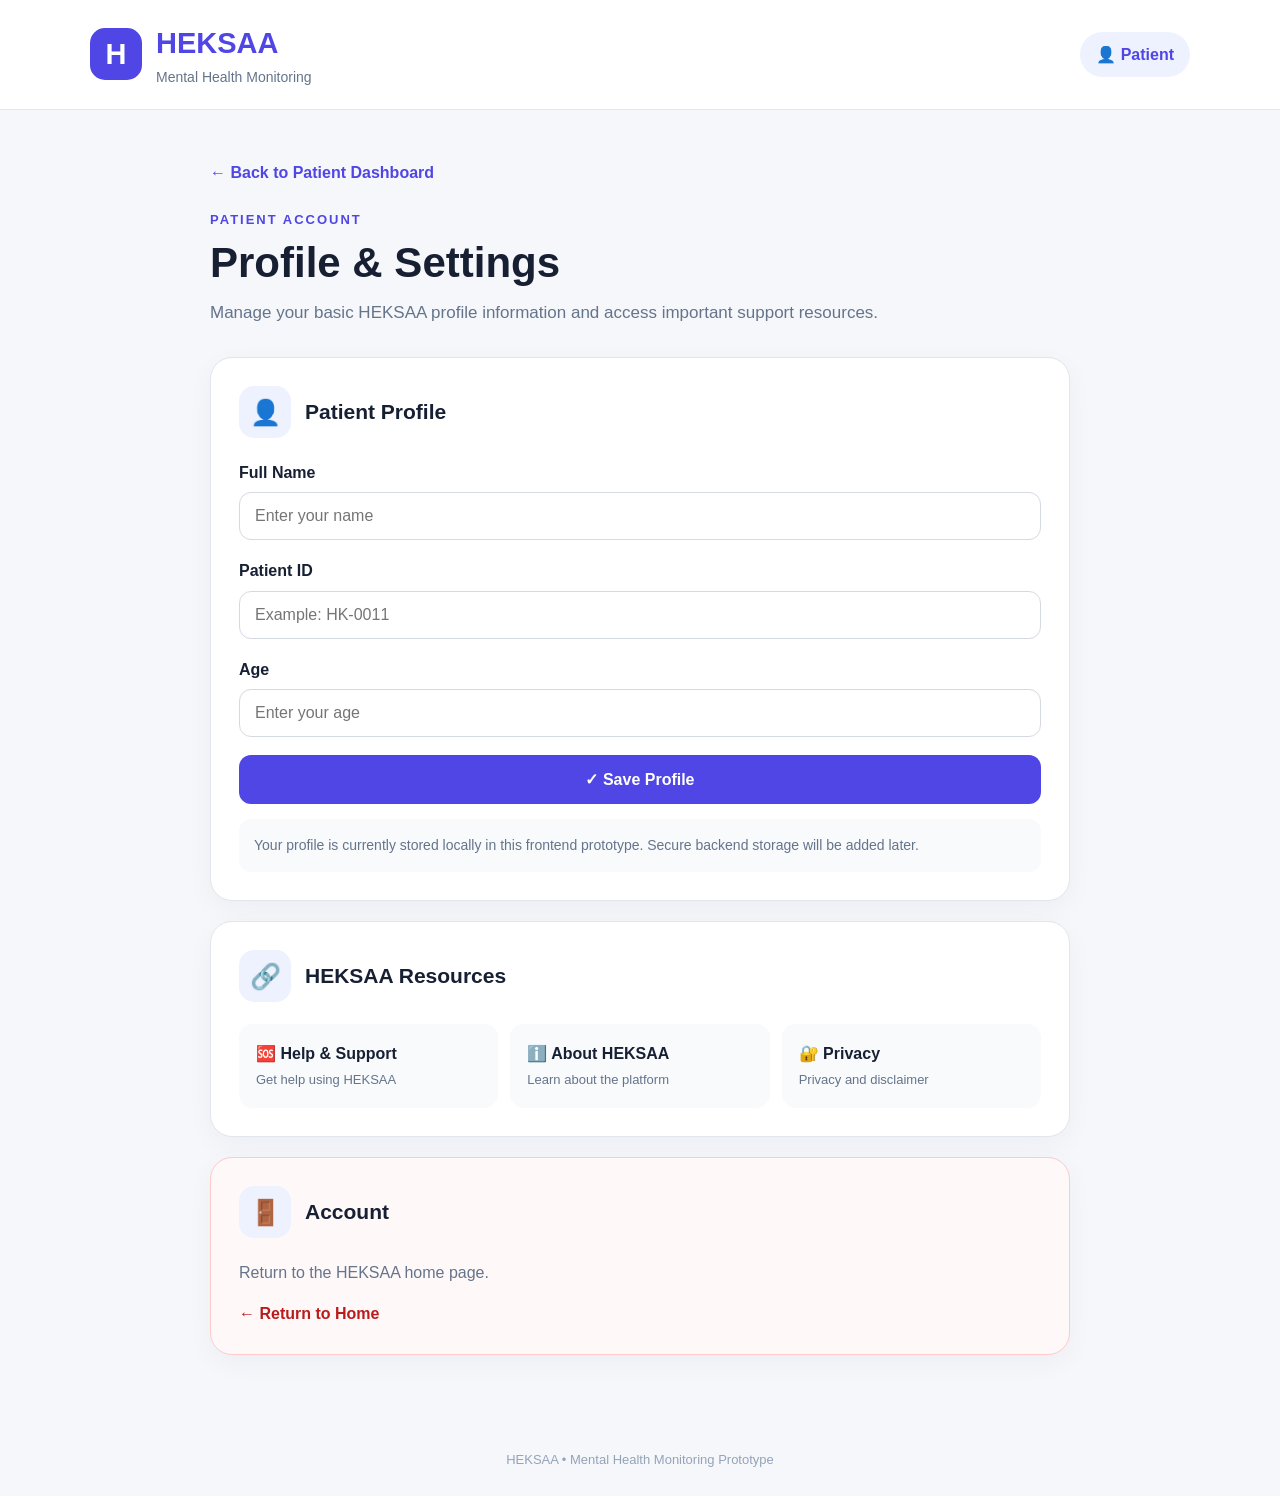
<file: patient-settings.html>
<!DOCTYPE html>
<html lang="en">

<head>
    <meta charset="UTF-8">
    <meta name="viewport" content="width=device-width, initial-scale=1.0">

    <title>Patient Settings - HEKSAA</title>

    <style>
        * {
            box-sizing: border-box;
            margin: 0;
            padding: 0;
        }

        body {
            font-family: Arial, sans-serif;
            background: #f6f7fb;
            color: #172033;
            line-height: 1.6;
        }

        /* HEADER */

        .header {
            background: #ffffff;
            border-bottom: 1px solid #e5e7eb;
            padding: 20px 6%;
        }

        .header-inner {
            max-width: 1100px;
            margin: auto;
            display: flex;
            align-items: center;
            justify-content: space-between;
            gap: 20px;
        }

        .brand {
            display: flex;
            align-items: center;
            gap: 14px;
        }

        .brand-icon {
            width: 52px;
            height: 52px;
            border-radius: 15px;
            background: #4f46e5;
            color: white;
            display: flex;
            align-items: center;
            justify-content: center;
            font-size: 29px;
            font-weight: 700;
        }

        .brand h1 {
            color: #4f46e5;
            font-size: 29px;
        }

        .brand p {
            color: #64748b;
            font-size: 14px;
        }

        .role {
            background: #eef2ff;
            color: #4f46e5;
            padding: 10px 16px;
            border-radius: 25px;
            font-weight: 600;
        }

        /* MAIN */

        .container {
            max-width: 900px;
            margin: auto;
            padding: 50px 20px;
        }

        .back {
            display: inline-block;
            color: #4f46e5;
            text-decoration: none;
            font-weight: 600;
            margin-bottom: 25px;
        }

        .page-label {
            color: #4f46e5;
            font-size: 13px;
            font-weight: 700;
            letter-spacing: 2px;
            text-transform: uppercase;
        }

        h2 {
            font-size: 42px;
            line-height: 1.15;
            margin: 8px 0 12px;
        }

        .intro {
            color: #64748b;
            font-size: 17px;
            margin-bottom: 30px;
        }

        .card {
            background: #ffffff;
            border: 1px solid #e1e5ed;
            border-radius: 22px;
            padding: 28px;
            margin-bottom: 20px;
            box-shadow: 0 8px 28px rgba(15, 23, 42, 0.04);
        }

        .card-title {
            display: flex;
            align-items: center;
            gap: 14px;
            margin-bottom: 22px;
        }

        .icon {
            width: 52px;
            height: 52px;
            border-radius: 15px;
            background: #eef2ff;
            display: flex;
            align-items: center;
            justify-content: center;
            font-size: 25px;
        }

        .card-title h3 {
            font-size: 21px;
        }

        .field {
            margin-bottom: 18px;
        }

        .field label {
            display: block;
            font-weight: 600;
            margin-bottom: 7px;
        }

        .field input {
            width: 100%;
            padding: 14px 15px;
            border: 1px solid #d5d9e1;
            border-radius: 12px;
            font-size: 16px;
            outline: none;
        }

        .field input:focus {
            border-color: #4f46e5;
            box-shadow: 0 0 0 4px #eef2ff;
        }

        .save-button {
            width: 100%;
            border: none;
            background: #4f46e5;
            color: white;
            padding: 15px;
            border-radius: 12px;
            font-size: 16px;
            font-weight: 700;
            cursor: pointer;
        }

        .save-button:hover {
            background: #4338ca;
        }

        .links {
            display: grid;
            grid-template-columns: repeat(3, 1fr);
            gap: 12px;
        }

        .link-card {
            text-decoration: none;
            color: #172033;
            background: #f8fafc;
            border-radius: 14px;
            padding: 17px;
            font-weight: 600;
        }

        .link-card span {
            display: block;
            color: #64748b;
            font-size: 13px;
            margin-top: 4px;
            font-weight: 400;
        }

        .danger {
            border-color: #fecaca;
            background: #fff8f8;
        }

        .logout {
            display: inline-block;
            text-decoration: none;
            color: #b91c1c;
            font-weight: 700;
        }

        .notice {
            background: #f8fafc;
            padding: 15px;
            border-radius: 12px;
            color: #64748b;
            font-size: 14px;
            margin-top: 15px;
        }

        footer {
            text-align: center;
            color: #94a3b8;
            font-size: 13px;
            padding: 25px;
        }

        @media (max-width: 650px) {

            .header {
                padding: 17px 20px;
            }

            .header-inner {
                align-items: flex-start;
            }

            .brand-icon {
                width: 47px;
                height: 47px;
            }

            .brand h1 {
                font-size: 25px;
            }

            .brand p {
                font-size: 12px;
            }

            .role {
                font-size: 12px;
                padding: 8px 11px;
            }

            .container {
                padding: 35px 17px;
            }

            h2 {
                font-size: 34px;
            }

            .card {
                padding: 23px;
            }

            .links {
                grid-template-columns: 1fr;
            }
        }

        @media (max-width: 390px) {

            .header-inner {
                flex-direction: column;
            }

            .role {
                align-self: flex-start;
            }
        }
    </style>
</head>

<body>

<header class="header">

    <div class="header-inner">

        <div class="brand">

            <div class="brand-icon">
                H
            </div>

            <div>
                <h1>HEKSAA</h1>
                <p>Mental Health Monitoring</p>
            </div>

        </div>

        <div class="role">
            👤 Patient
        </div>

    </div>

</header>


<main class="container">

    <a href="patient-dashboard.html" class="back">
        ← Back to Patient Dashboard
    </a>

    <div class="page-label">
        Patient Account
    </div>

    <h2>
        Profile & Settings
    </h2>

    <p class="intro">
        Manage your basic HEKSAA profile information and
        access important support resources.
    </p>


    <!-- PROFILE -->

    <section class="card">

        <div class="card-title">

            <div class="icon">
                👤
            </div>

            <h3>
                Patient Profile
            </h3>

        </div>


        <div class="field">

            <label for="name">
                Full Name
            </label>

            <input
                type="text"
                id="name"
                placeholder="Enter your name"
            >

        </div>


        <div class="field">

            <label for="patient-id">
                Patient ID
            </label>

            <input
                type="text"
                id="patient-id"
                placeholder="Example: HK-0011"
            >

        </div>


        <div class="field">

            <label for="age">
                Age
            </label>

            <input
                type="number"
                id="age"
                min="1"
                max="120"
                placeholder="Enter your age"
            >

        </div>


        <button
            class="save-button"
            id="save-profile"
        >
            ✓ Save Profile
        </button>


        <div class="notice">
            Your profile is currently stored locally in this
            frontend prototype. Secure backend storage will
            be added later.
        </div>

    </section>


    <!-- RESOURCES -->

    <section class="card">

        <div class="card-title">

            <div class="icon">
                🔗
            </div>

            <h3>
                HEKSAA Resources
            </h3>

        </div>


        <div class="links">

            <a href="help.html" class="link-card">
                🆘 Help & Support
                <span>Get help using HEKSAA</span>
            </a>

            <a href="about.html" class="link-card">
                ℹ️ About HEKSAA
                <span>Learn about the platform</span>
            </a>

            <a href="privacy.html" class="link-card">
                🔐 Privacy
                <span>Privacy and disclaimer</span>
            </a>

        </div>

    </section>


    <!-- LOGOUT -->

    <section class="card danger">

        <div class="card-title">

            <div class="icon">
                🚪
            </div>

            <h3>
                Account
            </h3>

        </div>

        <p style="color:#64748b; margin-bottom:15px;">
            Return to the HEKSAA home page.
        </p>

        <a href="index.html" class="logout">
            ← Return to Home
        </a>

    </section>

</main>


<footer>
    HEKSAA • Mental Health Monitoring Prototype
</footer>


<script>

    const profileKey = "heksaaPatientProfile";

    const nameInput =
        document.getElementById("name");

    const idInput =
        document.getElementById("patient-id");

    const ageInput =
        document.getElementById("age");


    function loadProfile() {

        const saved =
            localStorage.getItem(profileKey);

        if (!saved) return;

        try {

            const profile =
                JSON.parse(saved);

            nameInput.value =
                profile.name || "";

            idInput.value =
                profile.patientId || "";

            ageInput.value =
                profile.age || "";

        } catch (error) {

            console.log("Profile could not be loaded.");

        }
    }


    document
        .getElementById("save-profile")
        .addEventListener("click", function () {

            const profile = {

                name:
                    nameInput.value.trim(),

                patientId:
                    idInput.value.trim(),

                age:
                    ageInput.value.trim()

            };


            localStorage.setItem(
</file>
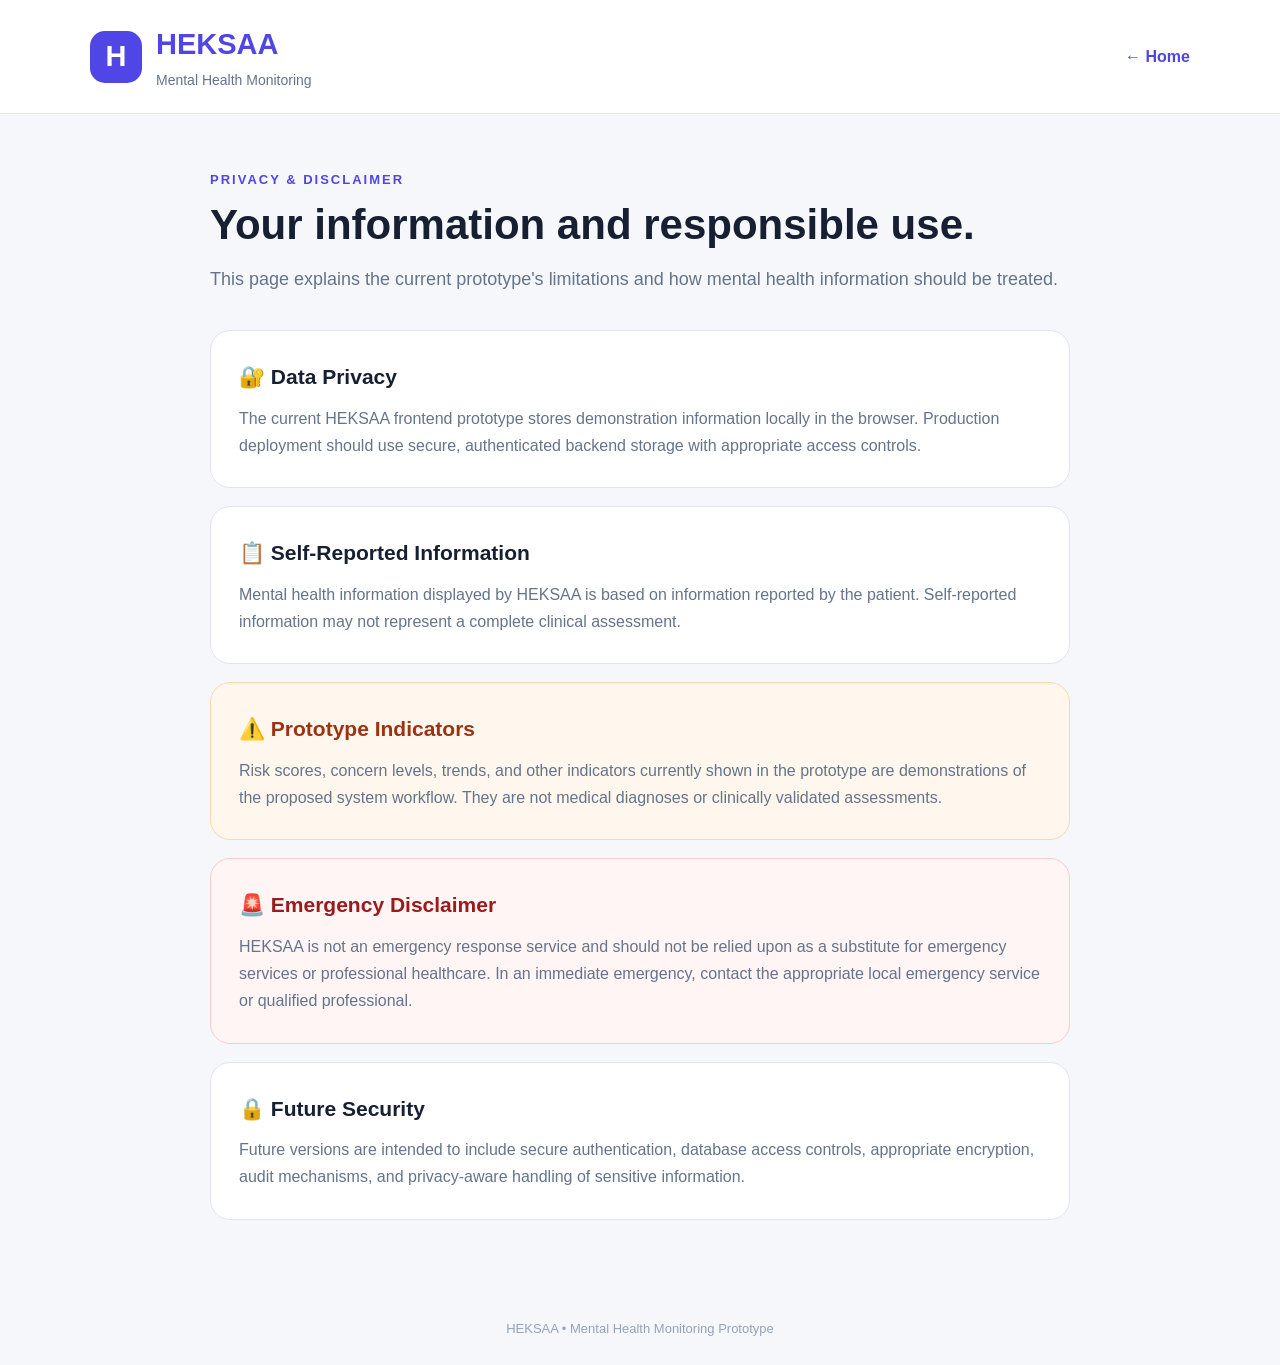
<file: privacy.html>
<!DOCTYPE html>
<html lang="en">

<head>
    <meta charset="UTF-8">
    <meta name="viewport" content="width=device-width, initial-scale=1.0">

    <title>Privacy & Disclaimer - HEKSAA</title>

    <style>
        * {
            box-sizing: border-box;
            margin: 0;
            padding: 0;
        }

        body {
            font-family: Arial, sans-serif;
            background: #f6f7fb;
            color: #172033;
            line-height: 1.7;
        }

        header {
            background: white;
            border-bottom: 1px solid #e5e7eb;
            padding: 20px 6%;
        }

        .header-inner {
            max-width: 1100px;
            margin: auto;
            display: flex;
            justify-content: space-between;
            align-items: center;
        }

        .brand {
            display: flex;
            align-items: center;
            gap: 14px;
        }

        .brand-icon {
            width: 52px;
            height: 52px;
            border-radius: 15px;
            background: #4f46e5;
            color: white;
            display: flex;
            align-items: center;
            justify-content: center;
            font-size: 29px;
            font-weight: bold;
        }

        .brand h1 {
            color: #4f46e5;
            font-size: 29px;
        }

        .brand p {
            color: #64748b;
            font-size: 14px;
        }

        .back {
            color: #4f46e5;
            text-decoration: none;
            font-weight: 600;
        }

        main {
            max-width: 900px;
            margin: auto;
            padding: 55px 20px;
        }

        .label {
            color: #4f46e5;
            font-size: 13px;
            font-weight: bold;
            letter-spacing: 2px;
            text-transform: uppercase;
        }

        h2 {
            font-size: 42px;
            line-height: 1.15;
            margin: 10px 0 15px;
        }

        .intro {
            color: #64748b;
            font-size: 18px;
            margin-bottom: 35px;
        }

        .card {
            background: white;
            border: 1px solid #e1e5ed;
            border-radius: 20px;
            padding: 28px;
            margin-bottom: 18px;
        }

        .card h3 {
            font-size: 21px;
            margin-bottom: 10px;
        }

        .card p {
            color: #64748b;
        }

        .warning {
            background: #fff7ed;
            border-color: #fed7aa;
        }

        .warning h3 {
            color: #9a3412;
        }

        .danger {
            background: #fff5f5;
            border-color: #fecaca;
        }

        .danger h3 {
            color: #991b1b;
        }

        footer {
            text-align: center;
            color: #94a3b8;
            padding: 25px;
            font-size: 13px;
        }

        @media (max-width: 600px) {

            header {
                padding: 17px 20px;
            }

            .brand-icon {
                width: 47px;
                height: 47px;
            }

            .brand h1 {
                font-size: 25px;
            }

            .brand p {
                font-size: 12px;
            }

            main {
                padding: 40px 18px;
            }

            h2 {
                font-size: 34px;
            }

            .intro {
                font-size: 16px;
            }
        }
    </style>
</head>

<body>

<header>

    <div class="header-inner">

        <div class="brand">

            <div class="brand-icon">H</div>

            <div>
                <h1>HEKSAA</h1>
                <p>Mental Health Monitoring</p>
            </div>

        </div>

        <a href="index.html" class="back">
            ← Home
        </a>

    </div>

</header>


<main>

    <div class="label">
        Privacy & Disclaimer
    </div>

    <h2>
        Your information and
        responsible use.
    </h2>

    <p class="intro">
        This page explains the current prototype's
        limitations and how mental health information
        should be treated.
    </p>


    <section class="card">

        <h3>🔐 Data Privacy</h3>

        <p>
            The current HEKSAA frontend prototype stores
            demonstration information locally in the browser.
            Production deployment should use secure,
            authenticated backend storage with appropriate
            access controls.
        </p>

    </section>


    <section class="card">

        <h3>📋 Self-Reported Information</h3>

        <p>
            Mental health information displayed by HEKSAA
            is based on information reported by the patient.
            Self-reported information may not represent a
            complete clinical assessment.
        </p>

    </section>


    <section class="card warning">

        <h3>⚠️ Prototype Indicators</h3>

        <p>
            Risk scores, concern levels, trends, and other
            indicators currently shown in the prototype are
            demonstrations of the proposed system workflow.
            They are not medical diagnoses or clinically
            validated assessments.
        </p>

    </section>


    <section class="card danger">

        <h3>🚨 Emergency Disclaimer</h3>

        <p>
            HEKSAA is not an emergency response service and
            should not be relied upon as a substitute for
            emergency services or professional healthcare.
            In an immediate emergency, contact the appropriate
            local emergency service or qualified professional.
        </p>

    </section>


    <section class="card">

        <h3>🔒 Future Security</h3>

        <p>
            Future versions are intended to include secure
            authentication, database access controls,
            appropriate encryption, audit mechanisms, and
            privacy-aware handling of sensitive information.
        </p>

    </section>

</main>


<footer>
    HEKSAA • Mental Health Monitoring Prototype
</footer>

</body>
</html>
</file>
<file: style.css>
* {
    margin: 0;
    padding: 0;
    box-sizing: border-box;
}

html {
    scroll-behavior: smooth;
}

body {
    font-family: Arial, sans-serif;
    background: #ffffff;
    color: #1f2937;
}


/* =====================================================
   HEADER
===================================================== */

header {
    background: #ffffff;
    padding: 20px 6%;
    border-bottom: 1px solid #e5e7eb;
}

header h1 {
    font-size: 28px;
    color: #4f46e5;
    letter-spacing: 1px;
}


/* =====================================================
   HEKSAA PROFESSIONAL HEADER
===================================================== */

.heksaa-header {
    background: #ffffff;
    border-bottom: 1px solid #e5e7eb;
    padding: 16px 6%;
}

.heksaa-header-inner {
    max-width: 1200px;
    margin: 0 auto;

    display: flex;
    align-items: center;
    justify-content: space-between;

    gap: 20px;
}

.heksaa-brand {
    display: flex;
    align-items: center;
    gap: 12px;
}

.heksaa-brand-icon {
    width: 42px;
    height: 42px;

    border-radius: 12px;

    background: #4f46e5;
    color: #ffffff;

    display: flex;
    align-items: center;
    justify-content: center;

    font-size: 21px;
    font-weight: 800;
}

.heksaa-brand h1 {
    margin: 0;
    font-size: 23px;
    color: #4f46e5;
    letter-spacing: 1px;
}

.heksaa-brand span {
    display: block;
    margin-top: 2px;
    color: #64748b;
    font-size: 11px;
}

.header-role {
    display: flex;
    align-items: center;
    gap: 7px;

    padding: 8px 13px;

    background: #eef2ff;
    color: #4338ca;

    border-radius: 20px;

    font-size: 13px;
    font-weight: 600;
}

.header-role-icon {
    font-size: 15px;
}


/* =====================================================
   HOME PAGE
===================================================== */

.hero {
    padding: 80px 6%;
    text-align: center;
}

.hero h2 {
    font-size: 42px;
    margin-bottom: 20px;
}

.hero p {
    font-size: 18px;
    line-height: 1.7;
    color: #64748b;
    max-width: 650px;
    margin: 0 auto;
}

.role-buttons {
    margin-top: 35px;

    display: flex;
    justify-content: center;

    gap: 20px;
    flex-wrap: wrap;
}

.role-btn {
    display: inline-block;

    padding: 14px 26px;

    background: #4f46e5;
    color: #ffffff;

    text-decoration: none;

    border-radius: 10px;

    font-size: 16px;
    font-weight: 600;

    transition: 0.2s ease;
}

.role-btn:hover {
    background: #4338ca;
    transform: translateY(-1px);
}


/* =====================================================
   LOGIN PAGES
===================================================== */

.login-section {
    width: 90%;
    max-width: 450px;

    margin: 70px auto;

    text-align: center;
}

.login-section h2 {
    font-size: 36px;
    margin-bottom: 12px;
}

.login-section p {
    color: #64748b;
    margin-bottom: 30px;
}

.login-section form {
    display: flex;
    flex-direction: column;
    gap: 16px;
}

.login-section input {
    width: 100%;

    padding: 14px;

    border: 1px solid #d1d5db;
    border-radius: 8px;

    font-size: 16px;
}

.login-section input:focus {
    outline: none;

    border-color: #6366f1;

    box-shadow:
        0 0 0 3px
        rgba(99, 102, 241, 0.12);
}

.login-section button {
    width: 100%;

    padding: 14px;

    background: #4f46e5;
    color: #ffffff;

    border: none;
    border-radius: 8px;

    font-size: 16px;
    font-weight: 600;

    cursor: pointer;
}

.login-button {
    display: block;

    width: 100%;

    padding: 14px;

    background: #4f46e5;
    color: #ffffff;

    text-decoration: none;

    border: none;
    border-radius: 8px;

    font-size: 16px;
    font-weight: 600;

    text-align: center;

    cursor: pointer;
}

.login-button:hover {
    background: #4338ca;
}

.login-error {
    color: #dc2626;

    font-size: 14px;

    margin-top: -5px;
    margin-bottom: 5px;

    text-align: left;
}


/* =====================================================
   PATIENT DASHBOARD
===================================================== */

.dashboard {
    width: 90%;
    max-width: 1000px;

    margin: 60px auto;
}

.patient-dashboard-page {
    max-width: 1050px;
}

.dashboard h2 {
    font-size: 36px;
    margin-bottom: 15px;
}

.dashboard > p {
    color: #64748b;

    font-size: 18px;
    line-height: 1.6;
}


/* =====================================================
   PATIENT WELCOME
===================================================== */

.patient-welcome {
    margin-bottom: 24px;

    padding: 32px;

    background:
        linear-gradient(
            135deg,
            #eef2ff,
            #ffffff
        );

    border: 1px solid #e0e7ff;

    border-radius: 20px;

    display: flex;
    align-items: center;
    justify-content: space-between;

    gap: 25px;
}

.welcome-content {
    flex: 1;
}

.welcome-label {
    display: inline-block;

    margin-bottom: 8px;

    color: #4f46e5;

    font-size: 12px;
    font-weight: 700;

    letter-spacing: 1.2px;
}

.patient-welcome h2 {
    margin-bottom: 10px;

    font-size: 34px;

    color: #111827;
}

.patient-welcome p {
    max-width: 650px;

    color: #64748b;

    font-size: 16px;
    line-height: 1.7;
}

.welcome-icon {
    width: 90px;
    height: 90px;

    flex-shrink: 0;

    border-radius: 24px;

    background: #4f46e5;

    display: flex;
    align-items: center;
    justify-content: center;

    font-size: 42px;

    box-shadow:
        0 12px 25px
        rgba(79, 70, 229, 0.18);
}


/* =====================================================
   PATIENT INFORMATION BANNER
===================================================== */

.patient-info-banner {
    margin-bottom: 30px;

    padding: 18px 20px;

    background: #f8fafc;

    border: 1px solid #e5e7eb;

    border-radius: 14px;

    display: flex;
    align-items: flex-start;

    gap: 14px;
}

.patient-info-icon {
    width: 38px;
    height: 38px;

    flex-shrink: 0;

    border-radius: 10px;

    background: #eef2ff;

    display: flex;
    align-items: center;
    justify-content: center;

    font-size: 18px;
}

.patient-info-banner strong {
    display: block;

    margin-bottom: 4px;

    color: #1f2937;
    font-size: 15px;
}

.patient-info-banner p {
    color: #64748b;

    font-size: 14px;
    line-height: 1.55;
}


/* =====================================================
   SECTION HEADINGS
===================================================== */

.section-heading {
    display: flex;
    align-items: center;

    gap: 13px;

    margin-bottom: 20px;
}

.section-heading-icon {
    width: 44px;
    height: 44px;

    flex-shrink: 0;

    border-radius: 12px;

    background: #eef2ff;

    display: flex;
    align-items: center;
    justify-content: center;

    font-size: 21px;
}

.section-heading h3 {
    margin: 0 0 3px;

    font-size: 22px;

    color: #1f2937;
}

.section-heading p {
    margin: 0;

    color: #64748b;

    font-size: 14px;
}


/* =====================================================
   PROFILE CARD
===================================================== */

.profile-card {
    margin-top: 35px;

    padding: 30px;

    background: #ffffff;

    border: 1px solid #e5e7eb;

    border-radius: 16px;

    max-width: 650px;
}

.patient-dashboard-page .profile-card,
.patient-dashboard-page .checkin-card,
.patient-dashboard-page .status-card,
.patient-dashboard-page .history-card {
    max-width: none;

    box-shadow:
        0 5px 20px
        rgba(15, 23, 42, 0.04);
}

.profile-card h3 {
    font-size: 24px;
    margin-bottom: 10px;
}

.profile-description {
    color: #64748b;
    margin-bottom: 25px;
}

.patient-dashboard-page .profile-description {
    margin-bottom: 24px;
    line-height: 1.6;
}

.profile-card form {
    display: flex;
    flex-direction: column;
    gap: 12px;
}

.profile-card label {
    font-size: 16px;
    font-weight: 600;
    margin-top: 8px;
}

.profile-card input {
    width: 100%;

    padding: 14px;

    border: 1px solid #d1d5db;

    border-radius: 8px;

    background: #ffffff;

    font-size: 16px;
}

.profile-card button {
    margin-top: 15px;

    padding: 14px;

    background: #4f46e5;
    color: #ffffff;

    border: none;

    border-radius: 8px;

    font-size: 16px;
    font-weight: 600;

    cursor: pointer;
}


/* =====================================================
   PATIENT PROFILE OVERVIEW
===================================================== */

.patient-profile-overview {
    margin-top: 35px;

    padding: 25px 30px;

    background: #ffffff;

    border: 1px solid #e5e7eb;

    border-radius: 16px;

    display: flex;
    align-items: center;

    gap: 20px;
}

.patient-avatar {
    width: 65px;
    height: 65px;

    border-radius: 50%;

    background: #eef2ff;

    display: flex;
    align-items: center;
    justify-content: center;

    font-size: 30px;
}

.patient-profile-info {
    flex: 1;
}

.profile-label {
    color: #64748b;
    font-size: 14px;
}

.patient-profile-info h3 {
    font-size: 24px;
    margin: 4px 0 8px;
}

.patient-details {
    display: flex;

    gap: 20px;

    color: #64748b;

    font-size: 14px;
}

.patient-details strong {
    color: #1f2937;
}

.patient-profile-overview .doctor-status {
    flex-shrink: 0;
}


/* =====================================================
   FORM INPUTS
===================================================== */

.patient-dashboard-page input,
.patient-dashboard-page select {
    transition:
        border-color 0.2s ease,
        box-shadow 0.2s ease;
}

.patient-dashboard-page input:focus,
.patient-dashboard-page select:focus {
    outline: none;

    border-color: #6366f1;

    box-shadow:
        0 0 0 3px
        rgba(99, 102, 241, 0.12);
}


/* =====================================================
   PRIMARY BUTTON
===================================================== */

.primary-action-button {
    cursor: pointer;

    transition:
        background 0.2s ease,
        transform 0.15s ease,
        box-shadow 0.2s ease;
}

.primary-action-button:hover {
    background: #4338ca !important;

    box-shadow:
        0 5px 14px
        rgba(79, 70, 229, 0.2);
}

.primary-action-button:active {
    transform: translateY(1px);
}


/* =====================================================
   MENTAL HEALTH CHECK-IN
===================================================== */

.checkin-card {
    margin-top: 40px;

    padding: 30px;

    background: #f8fafc;

    border: 1px solid #e5e7eb;

    border-radius: 16px;

    max-width: 650px;
}

.checkin-card h3 {
    font-size: 24px;
    margin-bottom: 10px;
}

.checkin-card p {
    font-size: 16px;

    margin-bottom: 25px;

    color: #64748b;
}

.checkin-introduction {
    margin-bottom: 25px !important;

    color: #64748b;

    line-height: 1.6;
}

.checkin-card form {
    display: flex;
    flex-direction: column;

    gap: 12px;
}

.checkin-card label {
    font-size: 16px;
    font-weight: 600;

    margin-top: 10px;
}

.checkin-card select {
    width: 100%;

    padding: 13px;

    border: 1px solid #d1d5db;

    border-radius: 8px;

    background: #ffffff;

    font-size: 16px;
}

.checkin-card button {
    margin-top: 15px;

    padding: 14px;

    background: #4f46e5;
    color: #ffffff;

    border: none;

    border-radius: 8px;

    font-size: 16px;
    font-weight: 600;

    cursor: pointer;
}

.checkin-icon {
    background: #ede9fe;
}


/* =====================================================
   CHECK-IN NOTE
===================================================== */

.checkin-note {
    margin-top: 20px;

    padding: 13px 15px;

    background: #f8fafc;

    border: 1px solid #e5e7eb;

    border-radius: 10px;

    display: flex;
    align-items: flex-start;

    gap: 9px;
}

.checkin-note span {
    font-size: 16px;
}

.checkin-note p {
    margin: 0 !important;

    color: #64748b;

    font-size: 13px;

    line-height: 1.5;
}


/* =====================================================
   SUCCESS MESSAGE
===================================================== */

.success-message {
    display: none;

    margin-top: 18px;

    padding: 14px 16px;

    background: #ecfdf5;

    color: #047857;

    border: 1px solid #a7f3d0;

    border-radius: 8px;

    font-size: 16px;

    font-weight: 600;
}


/* =====================================================
   MENTAL HEALTH STATUS
===================================================== */

.status-card {
    margin-top: 30px;

    padding: 30px;

    background: #ffffff;

    border: 1px solid #e5e7eb;

    border-radius: 16px;

    max-width: 650px;
}

.status-card h3 {
    font-size: 24px;
    margin-bottom: 10px;
}

.status-description {
    color: #64748b;
    margin-bottom: 20px;
    line-height: 1.6;
}


/* =====================================================
   STATUS ROW
===================================================== */

.status-card .status-row {
    display: flex;

    align-items: center;

    justify-content: space-between;

    gap: 24px;

    width: 100%;

    padding: 20px 0;

    border-bottom: 1px solid #e5e7eb;
}

.status-card .status-row span {
    flex: 1;

    font-size: 18px;

    line-height: 1.5;

    color: #536174;
}

.status-card .status-row strong {
    flex-shrink: 0;

    font-size: 18px;

    line-height: 1.5;

    font-weight: 600;

    color: #1f2937;

    text-align: right;
}


/* Original status support */

.status-item {
    display: flex;

    justify-content: space-between;

    align-items: center;

    padding: 15px 0;

    border-bottom: 1px solid #e5e7eb;

    font-size: 16px;

    transition: background 0.2s ease;
}

.status-item span {
    color: #475569;
}

.status-item strong {
    color: #1f2937;

    text-align: right;
}

.status-item:hover {
    background: #f8fafc;

    padding-left: 8px;
    padding-right: 8px;

    border-radius: 8px;
}


/* =====================================================
   OVERALL STATUS
===================================================== */

.overall-status {
    margin-top: 20px;

    padding-top: 20px;

    border-top: 1px solid #e5e7eb;

    display: flex;

    justify-content: space-between;

    align-items: center;

    gap: 15px;
}

.overall-status span {
    color: #475569;
    font-size: 16px;
}

.overall-status strong {
    padding: 8px 14px;

    border-radius: 20px;

    font-size: 15px;

    font-weight: 600;
}


/* New overall layout */

.status-card .status-overall {
    display: flex;

    flex-direction: column;

    gap: 14px;

    width: 100%;

    padding: 22px 0 20px;

    border-bottom: 1px solid #e5e7eb;
}

.status-card .status-overall span {
    font-size: 18px;

    line-height: 1.5;

    color: #536174;
}

.status-card .status-overall strong {
    font-size: 20px;

    line-height: 1.5;

    font-weight: 700;

    color: #1f2937;
}


/* =====================================================
   STATUS COLORS
===================================================== */

.status-low {
    background: #dcfce7;

    color: #15803d !important;

    border: 1px solid #86efac;
}

.status-moderate {
    background: #fef9c3;

    color: #a16207 !important;

    border: 1px solid #fde047;
}

.status-high {
    background: #fee2e2;

    color: #b91c1c !important;

    border: 1px solid #fca5a5;
}


/* =====================================================
   STATUS DISCLAIMER
===================================================== */

.status-disclaimer {
    margin-top: 24px;

    padding: 13px 15px;

    background: #f8fafc;

    border-radius: 10px;

    display: flex;

    align-items: flex-start;

    gap: 9px;
}

.status-disclaimer span {
    font-size: 15px;
}

.status-disclaimer p {
    margin: 0;

    color: #64748b;

    font-size: 12px;

    line-height: 1.5;
}

.status-icon {
    background: #ecfeff;
}


/* =====================================================
   CHECK-IN HISTORY
===================================================== */

.history-card {
    margin-top: 30px;

    padding: 30px;

    background: #ffffff;

    border: 1px solid #e5e7eb;

    border-radius: 16px;

    max-width: 650px;
}

.history-card h3 {
    font-size: 24px;
    margin-bottom: 10px;
}

.history-description {
    color: #64748b;

    margin-bottom: 25px;

    line-height: 1.6;
}

.history-item {
    padding: 18px 0;

    border-bottom: 1px solid #e5e7eb;

    transition:
        background 0.2s ease,
        padding 0.2s ease;
}

.history-item:last-child {
    border-bottom: none;
}

.history-item:hover {
    background: #fafafa;

    padding-left: 10px;
    padding-right: 10px;

    border-radius: 10px;
}

.history-date {
    color: #64748b;

    font-size: 14px;

    margin-bottom: 12px;
}

.history-row {
    display: flex;

    justify-content: space-between;

    gap: 10px;

    margin: 8px 0;

    font-size: 15px;
}

.history-row span {
    color: #475569;
}

.history-row strong {
    color: #1f2937;

    text-align: right;
}

.history-status {
    display: inline-block;

    margin-top: 10px;

    padding: 6px 12px;

    border-radius: 20px;

    font-size: 13px;

    font-weight: 600;
}

.no-history {
    color: #64748b;

    font-size: 15px;

    padding: 10px 0;
}

.history-icon {
    background: #fef3c7;
}


/* =====================================================
   PATIENT SUPPORT CARD
===================================================== */

.patient-support-card {
    margin-top: 30px;

    padding: 22px 24px;

    background:
        linear-gradient(
            135deg,
            #eef2ff,
            #f8fafc
        );

    border: 1px solid #e0e7ff;

    border-radius: 16px;

    display: flex;

    align-items: center;

    gap: 16px;
}

.support-icon {
    width: 48px;
    height: 48px;

    flex-shrink: 0;

    border-radius: 14px;

    background: #ffffff;

    display: flex;
    align-items: center;
    justify-content: center;

    font-size: 24px;
}

.patient-support-card h3 {
    margin-bottom: 5px;

    color: #312e81;

    font-size: 17px;
}

.patient-support-card p {
    color: #64748b;

    font-size: 14px;

    line-height: 1.5;
}


/* =====================================================
   DOCTOR DASHBOARD
===================================================== */

.doctor-dashboard {
    width: 90%;

    max-width: 1100px;

    margin: 60px auto;
}

.doctor-dashboard h2 {
    font-size: 36px;

    margin-bottom: 15px;
}

.dashboard-subtitle {
    color: #64748b;

    font-size: 18px;

    line-height: 1.6;

    max-width: 750px;
}


/* =====================================================
   DOCTOR QUICK NAVIGATION
===================================================== */

.doctor-quick-nav {
    display: flex;

    align-items: center;

    gap: 10px;

    margin: 0 0 24px;

    padding: 10px;

    background: #ffffff;

    border: 1px solid #e5e7eb;

    border-radius: 15px;

    box-shadow:
        0 4px 15px
        rgba(15, 23, 42, 0.04);

    position: sticky;

    top: 0;

    z-index: 100;
}

.doctor-quick-nav a,
.doctor-quick-nav button {
    display: flex;

    align-items: center;

    justify-content: center;

    gap: 8px;

    min-height: 42px;

    padding: 9px 16px;

    border: 0;

    border-radius: 10px;

    background: transparent;

    color: #475569;

    font-family: inherit;

    font-size: 14px;

    font-weight: 600;

    text-decoration: none;

    cursor: pointer;

    transition:
        background 0.2s ease,
        color 0.2s ease,
        transform 0.2s ease;
}

.doctor-quick-nav a:hover {
    background: #eef2ff;

    color: #4f46e5;
}

.doctor-quick-nav button {
    margin-left: auto;

    color: #b91c1c;
}

.doctor-quick-nav button:hover {
    background: #fee2e2;

    color: #991b1b;
}

.doctor-quick-nav a:active,
.doctor-quick-nav button:active {
    transform: scale(0.97);
}


/* =====================================================
   DOCTOR SUMMARY CARDS
===================================================== */

.doctor-summary {
    margin-top: 35px;

    display: grid;

    grid-template-columns:
        repeat(4, 1fr);

    gap: 18px;
}

.summary-card {
    padding: 22px;

    background: #ffffff;

    border: 1px solid #e5e7eb;

    border-radius: 16px;

    display: flex;

    align-items: center;

    gap: 15px;
}

.summary-icon {
    font-size: 28px;
}

.summary-card p {
    color: #64748b;

    font-size: 14px;

    margin-bottom: 5px;
}

.summary-card strong {
    font-size: 28px;

    color: #1f2937;
}


/* =====================================================
   PATIENT MONITORING
===================================================== */

.patient-monitoring {
    margin-top: 35px;

    padding: 30px;

    background: #ffffff;

    border: 1px solid #e5e7eb;

    border-radius: 16px;
}

.patient-monitoring h3 {
    font-size: 24px;

    margin-bottom: 10px;
}

.section-description {
    color: #64748b;

    margin-bottom: 25px;
}


/* =====================================================
   DOCTOR CHECK-IN
===================================================== */

.doctor-checkin {
    padding: 22px 0;

    border-bottom: 1px solid #e5e7eb;
}

.doctor-checkin:last-child {
    border-bottom: none;
}

.doctor-checkin-header {
    display: flex;

    justify-content: space-between;

    align-items: center;

    gap: 15px;
}

.doctor-checkin-header h4 {
    font-size: 18px;

    margin-bottom: 6px;
}

.doctor-date {
    color: #64748b;

    font-size: 14px;
}

.doctor-status {
    padding: 8px 14px;

    border-radius: 20px;

    font-size: 14px;

    font-weight: 600;

    white-space: nowrap;
}


/* =====================================================
   DOCTOR DATA
===================================================== */

.doctor-data {
    margin-top: 20px;

    display: grid;

    grid-template-columns:
        repeat(3, 1fr);

    gap: 15px;
}

.doctor-data-item {
    padding: 15px;

    background: #f8fafc;

    border-radius: 10px;
}

.doctor-data-item span {
    display: block;

    color: #64748b;

    font-size: 14px;

    margin-bottom: 7px;
}

.doctor-data-item strong {
    color: #1f2937;

    font-size: 16px;
}


/* =====================================================
   EMPTY STATE
===================================================== */

.doctor-empty {
    text-align: center;

    padding: 40px 20px;

    color: #64748b;
}

.empty-icon {
    font-size: 40px;

    margin-bottom: 15px;
}

.doctor-empty h4 {
    color: #1f2937;

    font-size: 18px;

    margin-bottom: 8px;
}


/* =====================================================
   DOCTOR INFORMATION
===================================================== */

.doctor-info {
    margin-top: 25px;

    padding: 25px;

    background: #f8fafc;

    border: 1px solid #e5e7eb;

    border-radius: 16px;
}

.doctor-info h3 {
    margin-bottom: 10px;

    font-size: 20px;
}

.doctor-info p {
    color: #64748b;

    line-height: 1.7;
}


/* =====================================================
   MENTAL HEALTH TREND
===================================================== */

.health-trend {
    margin-top: 30px;

    padding: 24px;

    background: #ffffff;

    border: 1px solid #e5e7eb;

    border-radius: 12px;
}

.health-trend h3 {
    margin-bottom: 8px;

    color: #1f2937;
}

.trend-grid {
    display: grid;

    grid-template-columns:
        repeat(2, 1fr);

    gap: 16px;

    margin-top: 20px;
}

.trend-card {
    padding: 18px;

    background: #f8fafc;

    border-radius: 10px;

    border: 1px solid #e5e7eb;
}

.trend-card span {
    display: block;

    font-size: 14px;

    color: #6b7280;

    margin-bottom: 8px;
}

.trend-card strong {
    display: block;

    font-size: 18px;

    color: #4f46e5;
}

.trend-good {
    color: #16a34a !important;
}

.trend-warning {
    color: #dc2626 !important;
}

.trend-stable {
    color: #d97706 !important;
}


/* =====================================================
   PATIENT DISTRESS ALERT
===================================================== */

.patient-distress-card {
    margin-top: 24px;

    padding: 24px;

    background: #fff7f7;

    border: 1px solid #fecaca;

    border-radius: 12px;

    display: flex;

    align-items: flex-start;

    gap: 18px;

    box-shadow:
        0 5px 18px
        rgba(220, 38, 38, 0.06);
}

.distress-patient-icon {
    width: 52px;
    height: 52px;

    flex-shrink: 0;

    border-radius: 50%;

    background: #fee2e2;

    display: flex;

    align-items: center;

    justify-content: center;

    font-size: 25px;
}

.distress-patient-content {
    flex: 1;
}

.distress-patient-content h3 {
    margin: 0 0 8px;

    color: #991b1b;

    font-size: 20px;
}

.distress-patient-content p {
    margin: 0 0 16px;

    color: #6b7280;

    line-height: 1.6;
}

.distress-help-button {
    padding: 13px 20px;

    background: #dc2626;

    color: #ffffff;

    border: none;

    border-radius: 8px;

    font-size: 15px;

    font-weight: 600;

    cursor: pointer;

    transition:
        background 0.2s ease,
        transform 0.15s ease,
        box-shadow 0.2s ease;
}

.distress-help-button:hover {
    background: #b91c1c;

    box-shadow:
        0 5px 14px
        rgba(220, 38, 38, 0.2);
}

.distress-help-button:active {
    transform: translateY(1px);
}

.distress-help-button.distress-sent {
    background: #16a34a;

    cursor: default;
}

.distress-help-button:disabled {
    opacity: 1;
}

.distress-help-message {
    margin-top: 12px !important;

    font-size: 14px;

    font-weight: 600;
}

.distress-help-message.success {
    color: #15803d;
}

.distress-help-message.error {
    color: #b91c1c;
}


/* =====================================================
   SELF-REPORTED DISTRESS ALERT
===================================================== */

.self-distress-alert {
    border-left: 4px solid #dc2626;
}

.self-distress-alert.acknowledged {
    border-left-color: #16a34a;
}

.self-distress-alert .alert-icon {
    font-size: 20px;
}


/* =====================================================
   ESCALATED DISTRESS ALERT
===================================================== */

.distress-escalated {
    border-left:
        5px solid #dc2626 !important;

    background:
        #fff7f7 !important;
}

.distress-escalated-badge {
    display: block;

    width: fit-content;

    max-width: 100%;

    margin-top: 12px;

    padding: 8px 12px;

    border-radius: 10px;

    background: #fee2e2;

    color: #b91c1c;

    font-size: 13px;

    line-height: 1.4;

    font-weight: 700;
}


/* =====================================================
   ALERT STATUS
===================================================== */

.alert-status {
    display: inline-block;

    margin-top: 8px;

    padding: 6px 12px;

    border-radius: 20px;

    font-size: 13px;

    font-weight: 600;
}

.alert-status.pending {
    background: #fee2e2;

    color: #b91c1c;
}

.alert-status.reviewed {
    background: #dcfce7;

    color: #15803d;
}


/* =====================================================
   REAL-TIME ALERT NOTIFICATION
===================================================== */

.heksaa-alert-notification {
    position: fixed;

    top: 20px;
    right: 20px;

    width: 360px;

    max-width: calc(100vw - 40px);

    background: #ffffff;

    border: 1px solid #e5e7eb;

    border-left: 6px solid #4f46e5;

    border-radius: 16px;

    padding: 18px;

    display: flex;

    gap: 14px;

    align-items: flex-start;

    box-shadow:
        0 15px 40px
        rgba(0, 0, 0, 0.18);

    z-index: 99999;

    transform: translateX(430px);

    opacity: 0;

    pointer-events: none;

    transition:
        transform 0.35s ease,
        opacity 0.35s ease;
}

.heksaa-alert-notification.show {
    transform: translateX(0);

    opacity: 1;

    pointer-events: auto;
}

.heksaa-alert-notification.escalated {
    border-left-color: #dc2626;
}

.heksaa-notification-icon {
    width: 48px;
    height: 48px;

    min-width: 48px;

    border-radius: 50%;

    background: #fee2e2;

    display: flex;

    align-items: center;

    justify-content: center;

    font-size: 24px;
}

.heksaa-notification-content {
    flex: 1;
}

.heksaa-notification-title {
    font-size: 17px;

    font-weight: 700;

    color: #111827;

    margin-bottom: 5px;
}

.heksaa-notification-message {
    font-size: 14px;

    line-height: 1.45;

    color: #374151;
}

.heksaa-notification-time {
    font-size: 12px;

    color: #6b7280;

    margin-top: 6px;
}

.heksaa-notification-actions {
    display: flex;

    gap: 8px;

    margin-top: 14px;
}

.heksaa-notification-actions button {
    border: none;

    border-radius: 8px;

    padding: 8px 12px;

    font-size: 13px;

    font-weight: 600;

    cursor: pointer;
}

#heksaa-notification-view {
    background: #4f46e5;

    color: #ffffff;
}

#heksaa-notification-close {
    background: #e5e7eb;

    color: #111827;
}


/* =====================================================
   ALERT CENTER / SCROLL TARGETS
===================================================== */

#patient-directory,
#distress-center,
#monitoring-section {
    scroll-margin-top: 25px;
}


/* =====================================================
   RESPONSIVE - 800px
===================================================== */

@media (max-width: 800px) {

    .doctor-summary {
        grid-template-columns:
            repeat(2, 1fr);
    }

    .doctor-data {
        grid-template-columns: 1fr;
    }
}


/* =====================================================
   RESPONSIVE - 600px
===================================================== */

@media (max-width: 600px) {

    /* General */

    .dashboard {
        width: 90%;

        margin: 40px auto;
    }

    .dashboard h2 {
        font-size: 30px;
    }


    /* Header */

    .heksaa-header {
        padding: 14px 5%;
    }

    .heksaa-header-inner {
        gap: 10px;
    }

    .heksaa-brand-icon {
        width: 38px;
        height: 38px;

        border-radius: 10px;

        font-size: 18px;
    }

    .heksaa-brand h1 {
        font-size: 20px;
    }

    .heksaa-brand span {
        font-size: 10px;
    }

    .header-role {
        padding: 7px 10px;

        font-size: 12px;
    }


    /* Patient welcome */

    .patient-welcome {
        padding: 24px;

        border-radius: 16px;

        align-items: flex-start;
    }

    .patient-welcome h2 {
        font-size: 28px;
    }

    .patient-welcome p {
        font-size: 14px;
    }

    .welcome-icon {
        width: 58px;
        height: 58px;

        border-radius: 16px;

        font-size: 27px;
    }


    /* Info */

    .patient-info-banner {
        padding: 15px;
    }

    .patient-info-banner p {
        font-size: 13px;
    }


    /* Section heading */

    .section-heading {
        align-items: flex-start;
    }

    .section-heading-icon {
        width: 40px;
        height: 40px;

        border-radius: 10px;

        font-size: 18px;
    }

    .section-heading h3 {
        font-size: 20px;
    }

    .section-heading p {
        font-size: 13px;
    }


    /* Patient cards */

    .patient-dashboard-page .profile-card,
    .patient-dashboard-page .checkin-card,
    .patient-dashboard-page .status-card,
    .patient-dashboard-page .history-card {
        padding: 22px;

        border-radius: 14px;
    }


    /* Status */

    .status-card .status-row {
        padding: 18px 0;

        gap: 16px;
    }

    .status-card .status-row span,
    .status-card .status-row strong {
        font-size: 17px;
    }

    .status-card .status-overall {
        padding: 20px 0;
    }

    .status-card .status-overall span {
        font-size: 17px;
    }

    .status-card .status-overall strong {
        font-size: 19px;
    }

    .overall-status {
        align-items: flex-start;

        flex-direction: column;
    }

    .status-item {
        gap: 10px;
    }

    .status-item strong {
        max-width: 55%;
    }


    /* History */

    .history-row {
        font-size: 14px;
    }


    /* Patient profile */

    .patient-profile-overview {
        align-items: flex-start;

        flex-direction: column;

        padding: 24px;
    }

    .patient-details {
        flex-direction: column;

        gap: 5px;
    }


    /* Support */

    .patient-support-card {
        align-items: flex-start;

        padding: 20px;
    }

    .patient-support-card h3 {
        font-size: 16px;
    }

    .patient-support-card p {
        font-size: 13px;
    }


    /* Doctor dashboard */

    .doctor-dashboard {
        width: 90%;

        margin: 40px auto;
    }

    .doctor-dashboard h2 {
        font-size: 30px;
    }


    /* Quick navigation */

    .doctor-quick-nav {
        display: grid;

        grid-template-columns:
            repeat(4, 1fr);

        gap: 5px;

        padding: 7px;

        position: sticky;

        top: 0;

        z-index: 100;
    }

    .doctor-quick-nav a,
    .doctor-quick-nav button {
        flex-direction: column;

        gap: 3px;

        padding: 8px 4px;

        min-height: 48px;

        font-size: 11px;
    }

    .doctor-quick-nav button {
        margin-left: 0;
    }


    /* Summary */

    .doctor-summary {
        grid-template-columns: 1fr;
    }


    /* Monitoring */

    .patient-monitoring {
        padding: 24px;
    }


    /* Doctor check-in */

    .doctor-checkin-header {
        align-items: flex-start;

        flex-direction: column;
    }


    /* Trend */

    .trend-grid {
        grid-template-columns: 1fr;
    }


    /* Distress */

    .patient-distress-card {
        flex-direction: column;
    }

    .distress-patient-icon {
        width: 46px;
        height: 46px;
    }

    .distress-help-button {
        width: 100%;
    }


    /* Escalated alert */

    .distress-escalated {
        padding: 16px !important;
    }

    .distress-escalated .alert-main {
        display: flex;

        flex-direction: row;

        align-items: flex-start;

        gap: 12px;
    }

    .distress-escalated .alert-details {
        min-width: 0;

        flex: 1;
    }

    .distress-escalated-badge {
        width: 100%;

        box-sizing: border-box;

        margin-top: 12px;

        font-size: 12px;
    }


    /* Notification */

    .heksaa-alert-notification {
        top: 12px;

        right: 12px;
        left: 12px;

        width: auto;

        max-width: none;

        transform: translateY(-150px);
    }

    .heksaa-alert-notification.show {
        transform: translateY(0);
    }

    .heksaa-notification-actions {
        flex-wrap: wrap;
    }

    .heksaa-notification-actions button {
        flex: 1;
    }
}


/* =====================================================
   SMALL PHONE
===================================================== */

@media (max-width: 380px) {

    .header-role {
        font-size: 0;
    }

    .header-role-icon {
        font-size: 17px;
    }

    .patient-welcome {
        padding: 20px;
    }

    .patient-welcome h2 {
        font-size: 25px;
    }

    .welcome-icon {
        display: none;
    }

    .doctor-quick-nav a,
    .doctor-quick-nav button {
        font-size: 10px;
    }
}
/* =====================================================
   DOCTOR DASHBOARD — HEADER SCROLL FIX
   ===================================================== */

.doctor-dashboard-page .heksaa-header {
    position: relative !important;
    top: auto !important;
    z-index: 10;
}

.doctor-dashboard-page {
    overflow-x: hidden;
}

/* Keep section navigation clean while scrolling */
.doctor-dashboard-page .doctor-quick-nav {
    position: relative;
    z-index: 1;
}
/* =====================================================
   PATIENT RESOURCE NAVIGATION
   ===================================================== */

.patient-resource-nav {
    max-width: 1100px;
    margin: 0 auto 20px;
    padding: 14px 18px;

    display: flex;
    gap: 10px;
    flex-wrap: wrap;

    background: #ffffff;
    border: 1px solid #e2e5eb;
    border-radius: 16px;

    box-shadow: 0 5px 20px rgba(15, 23, 42, 0.04);
}

.patient-resource-nav a {
    text-decoration: none;
    color: #475569;

    padding: 10px 14px;
    border-radius: 10px;

    font-size: 14px;
    font-weight: 600;

    transition: 0.2s;
}

.patient-resource-nav a:hover {
    background: #eef2ff;
    color: #4f46e5;
}

@media (max-width: 600px) {

    .patient-resource-nav {
        margin: 0 12px 18px;
        gap: 6px;
    }

    .patient-resource-nav a {
        flex: 1;
        min-width: 44%;
        text-align: center;
        font-size: 13px;
    }

}
/* =====================================================
   PATIENT DASHBOARD FOOTER
   ===================================================== */

.patient-dashboard-footer {
    max-width: 1100px;
    margin: 10px auto 40px;
    padding: 25px 20px;

    text-align: center;

    color: #94a3b8;
    font-size: 13px;
}

.patient-dashboard-footer div {
    display: flex;
    justify-content: center;
    align-items: center;
    flex-wrap: wrap;
    gap: 18px;

    margin-bottom: 12px;
}

.patient-dashboard-footer a {
    color: #64748b;
    text-decoration: none;
    font-weight: 600;

    transition: 0.2s ease;
}

.patient-dashboard-footer a:hover {
    color: #4f46e5;
}

.patient-dashboard-footer p {
    margin: 0;
}


@media (max-width: 600px) {

    .patient-dashboard-footer {
        margin-bottom: 25px;
        padding: 22px 15px;
    }

    .patient-dashboard-footer div {
        gap: 12px 16px;
    }

}
</file>
